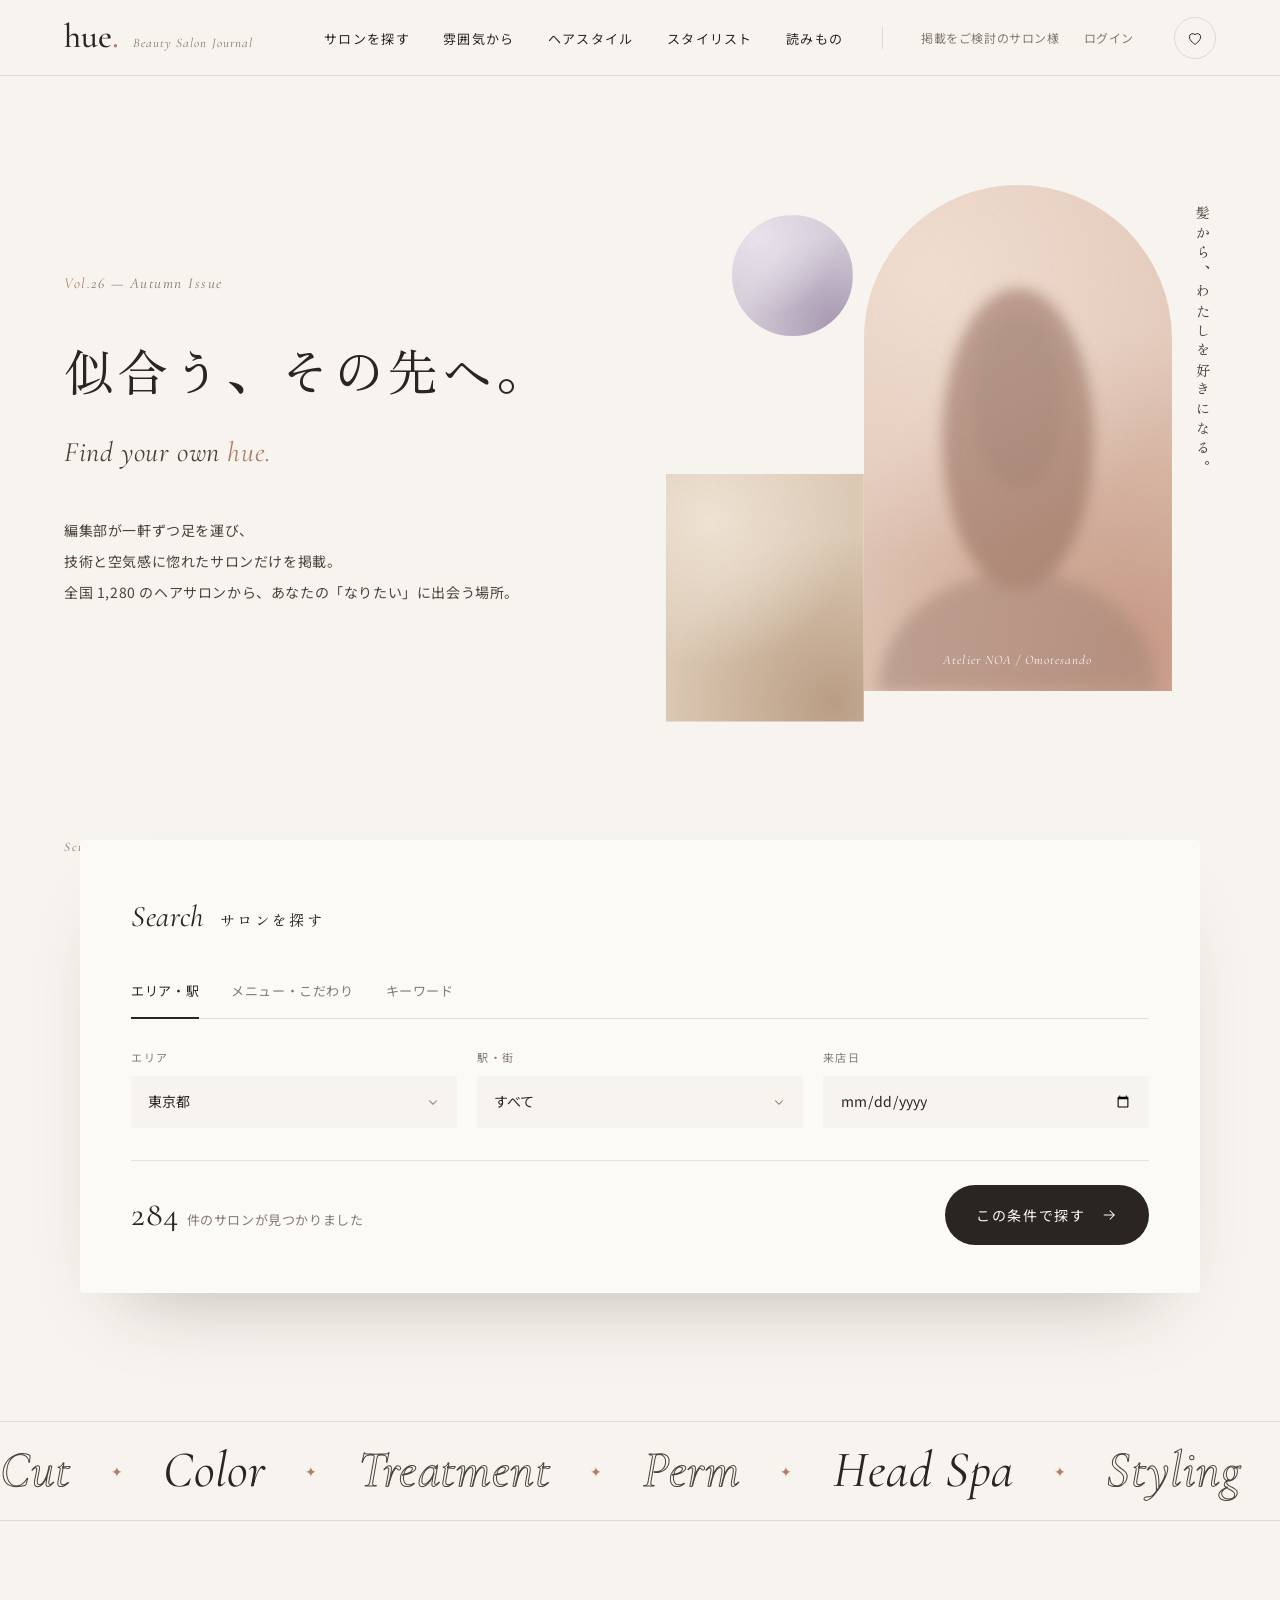
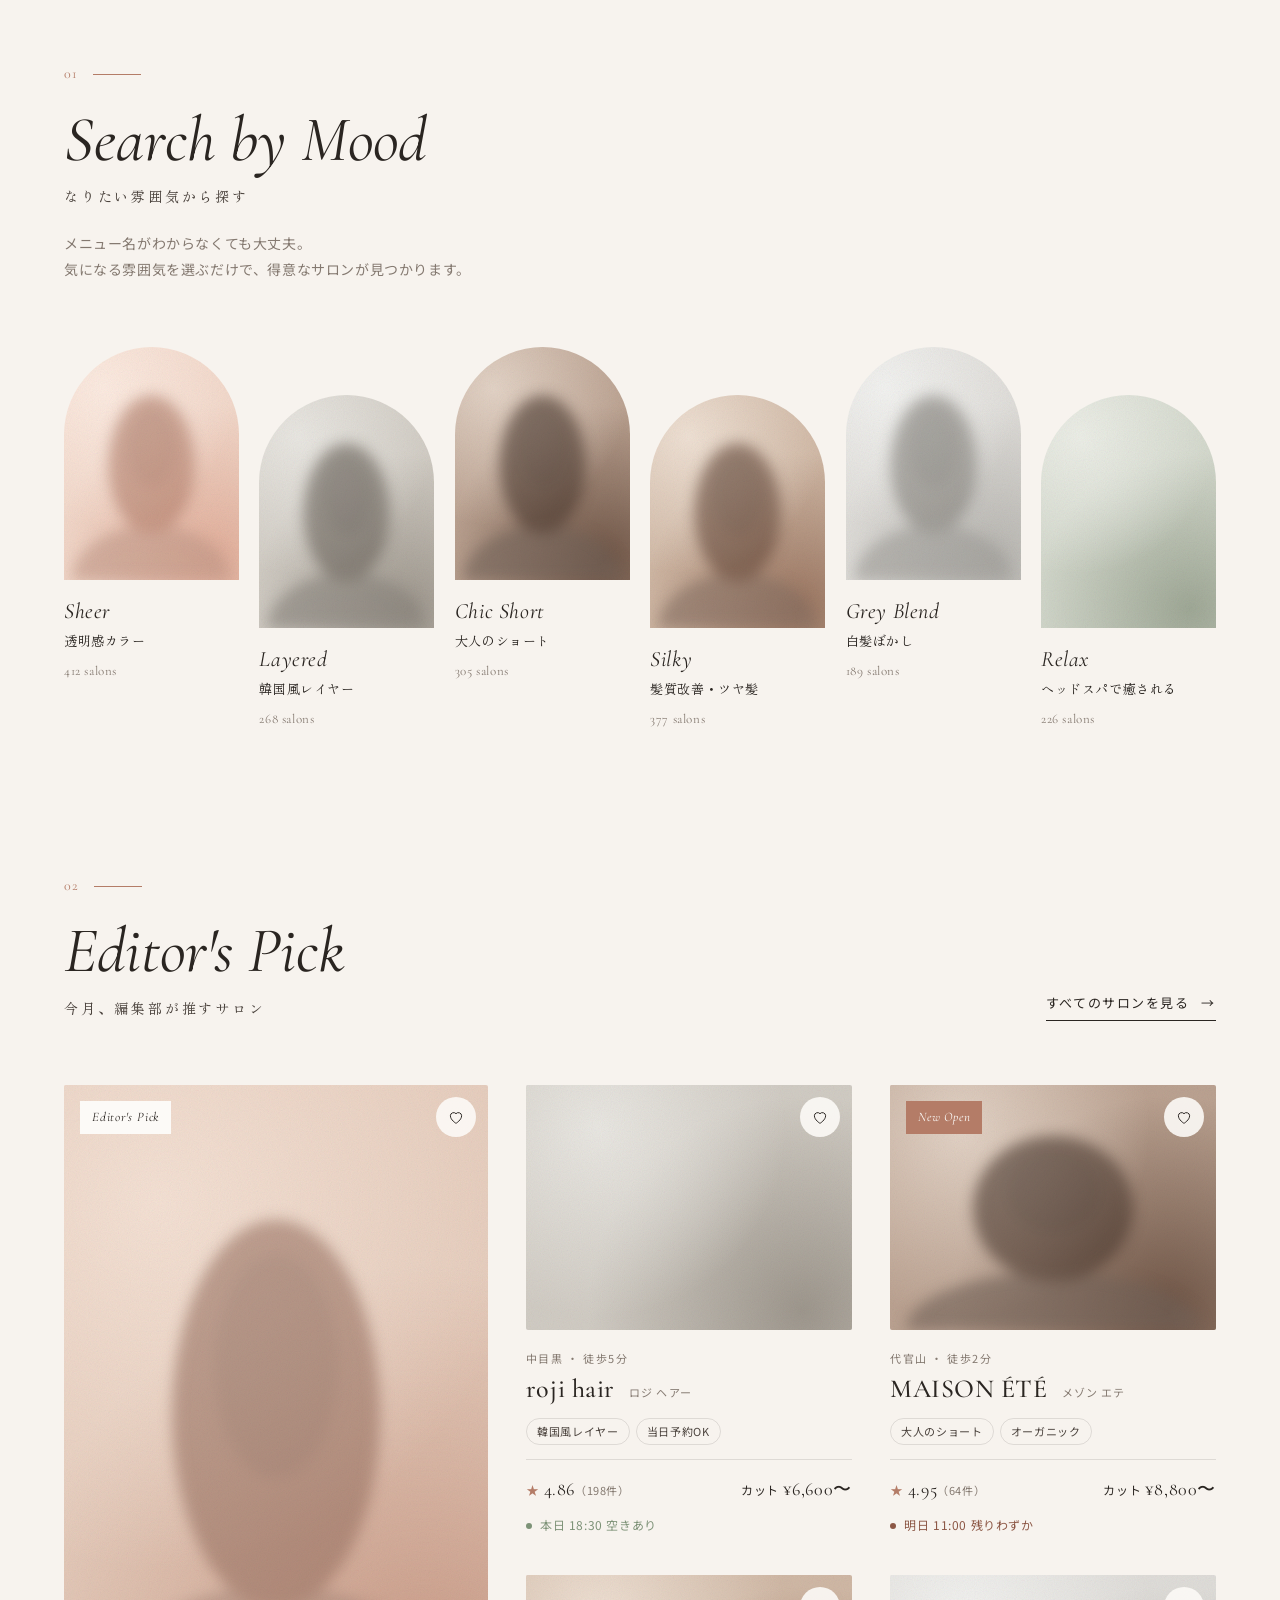
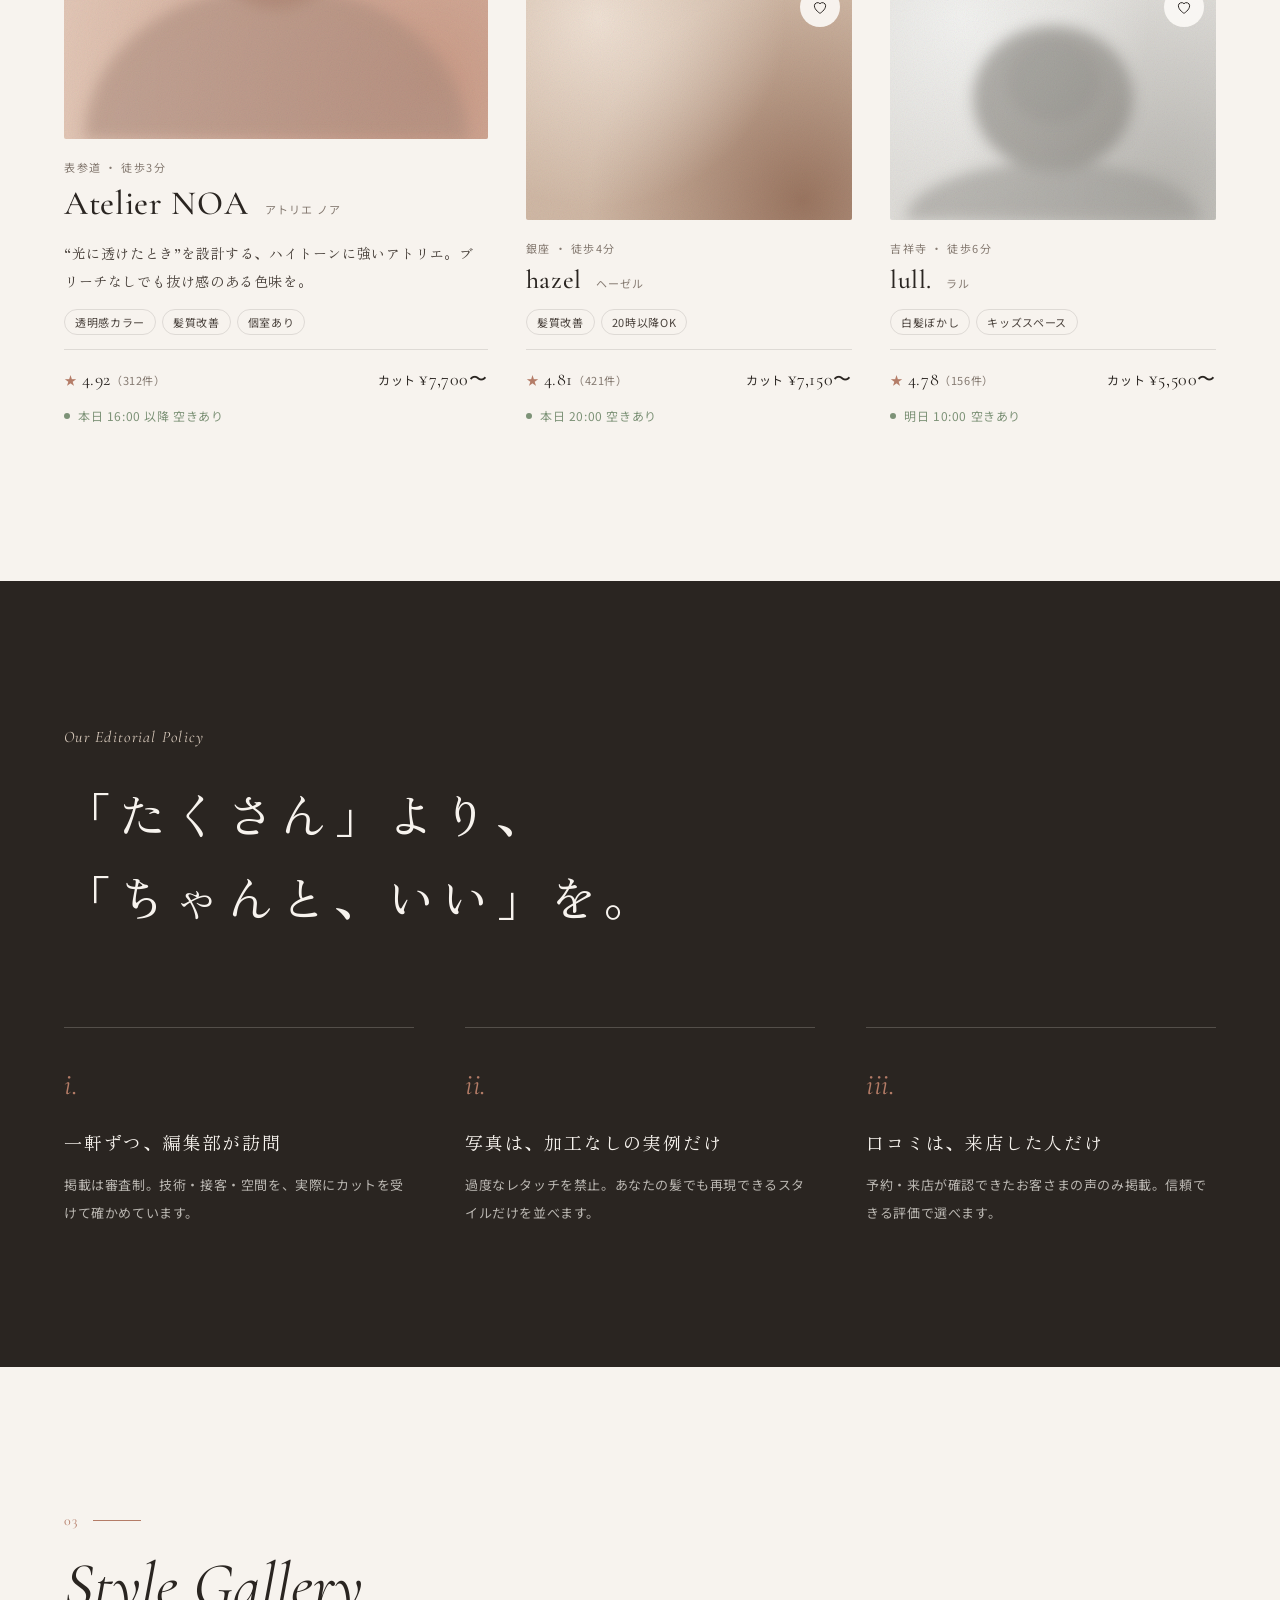
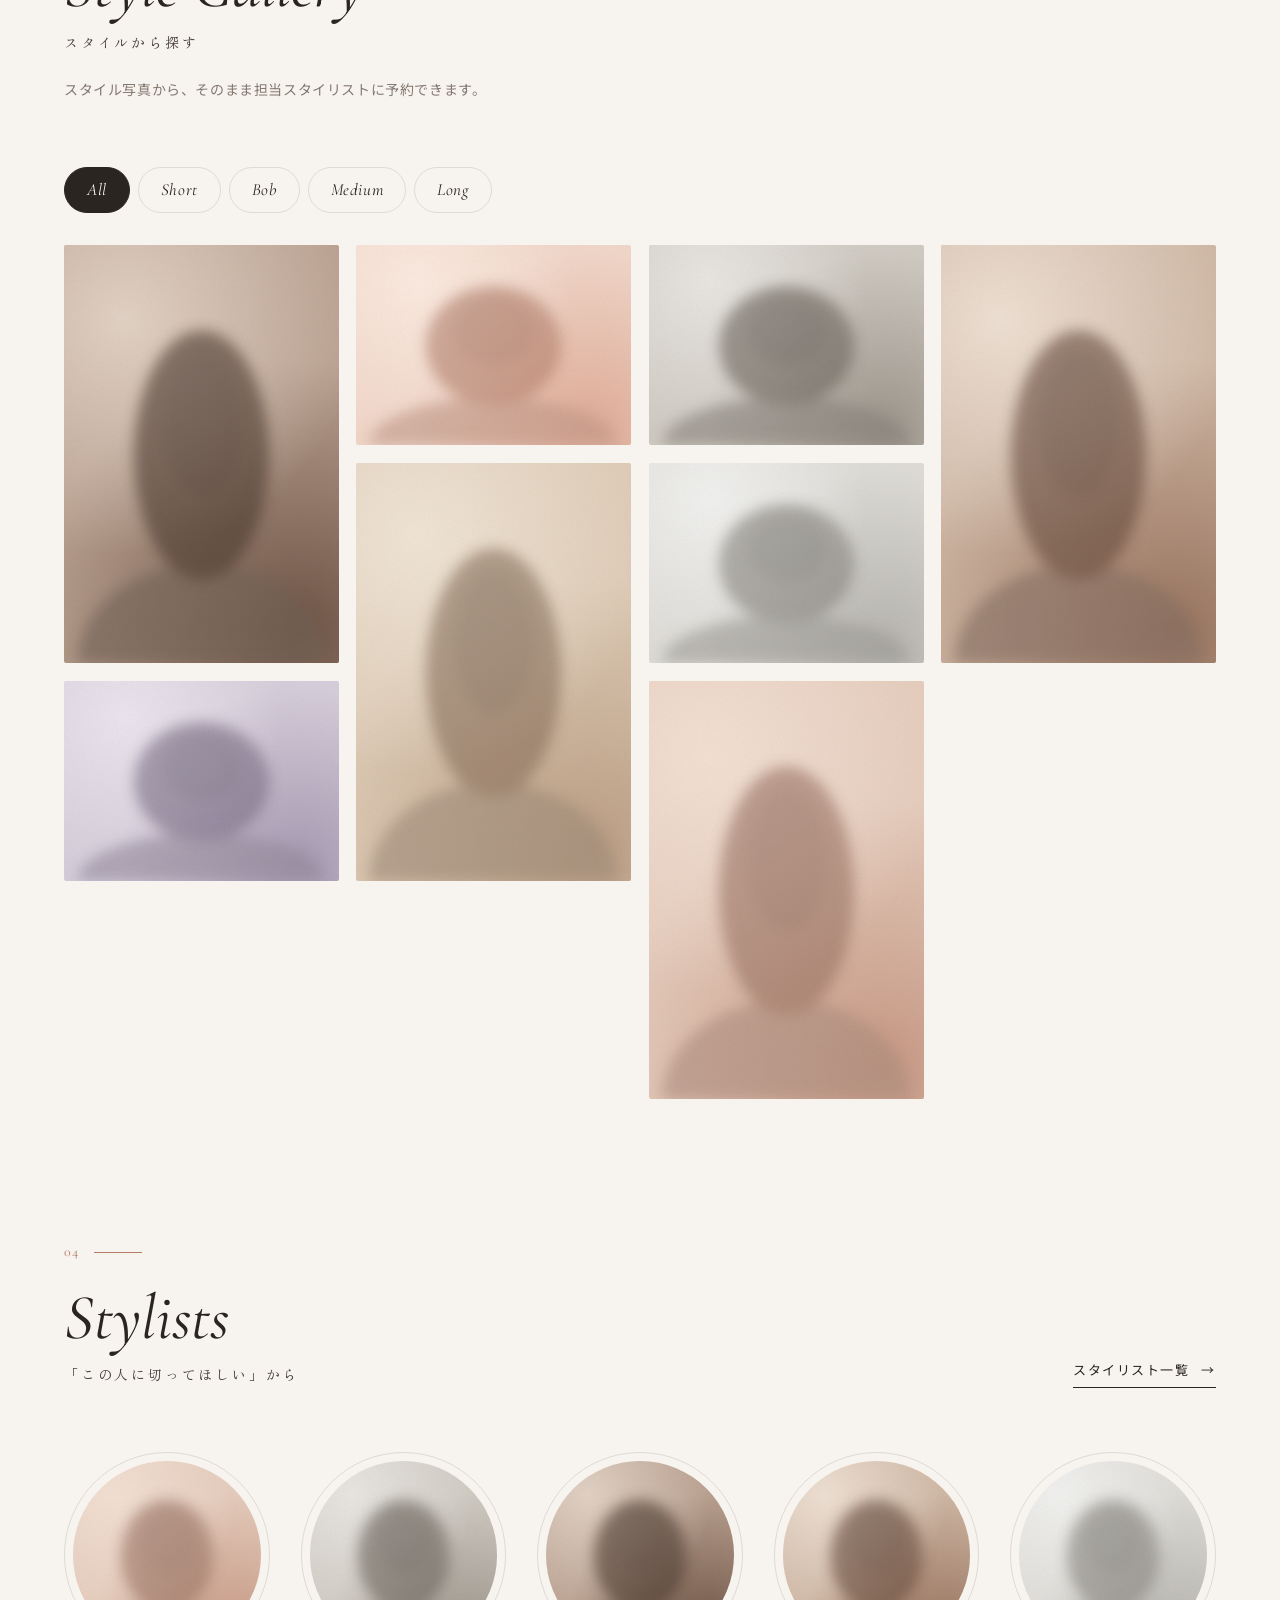
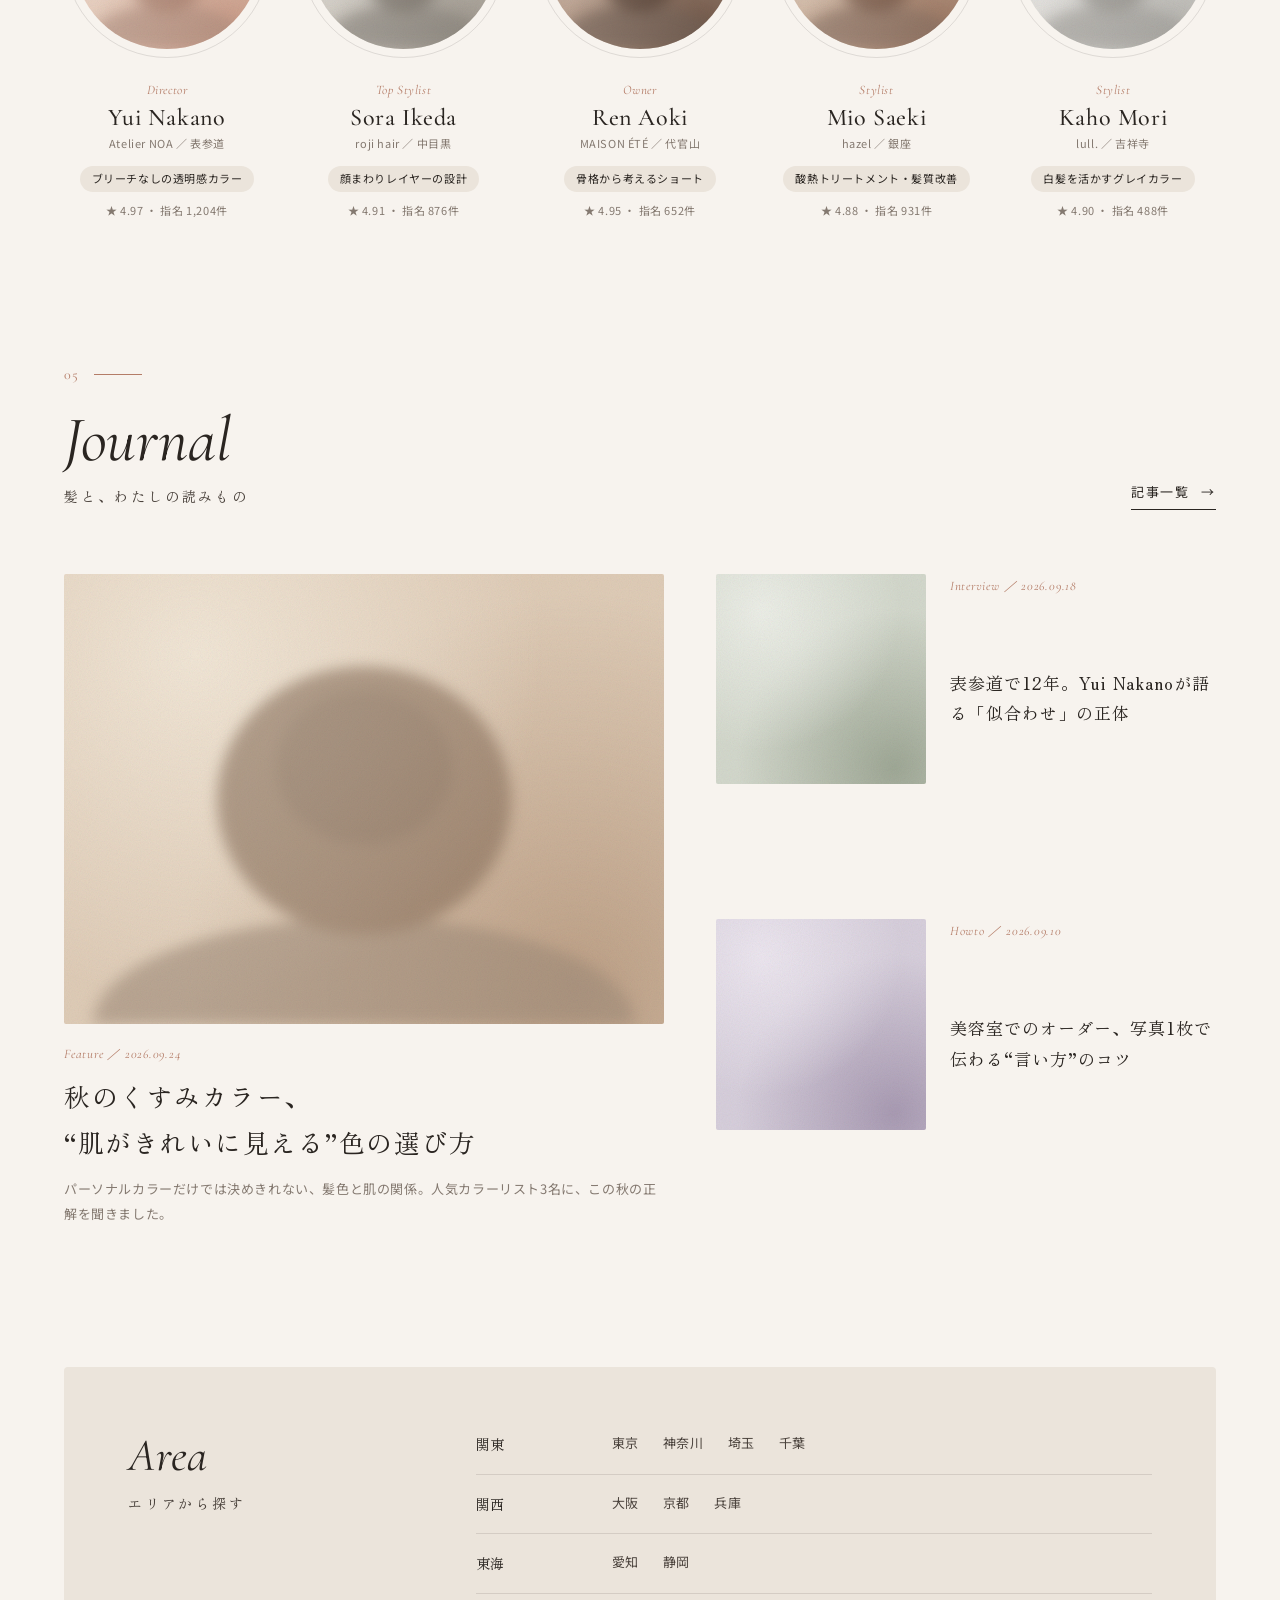
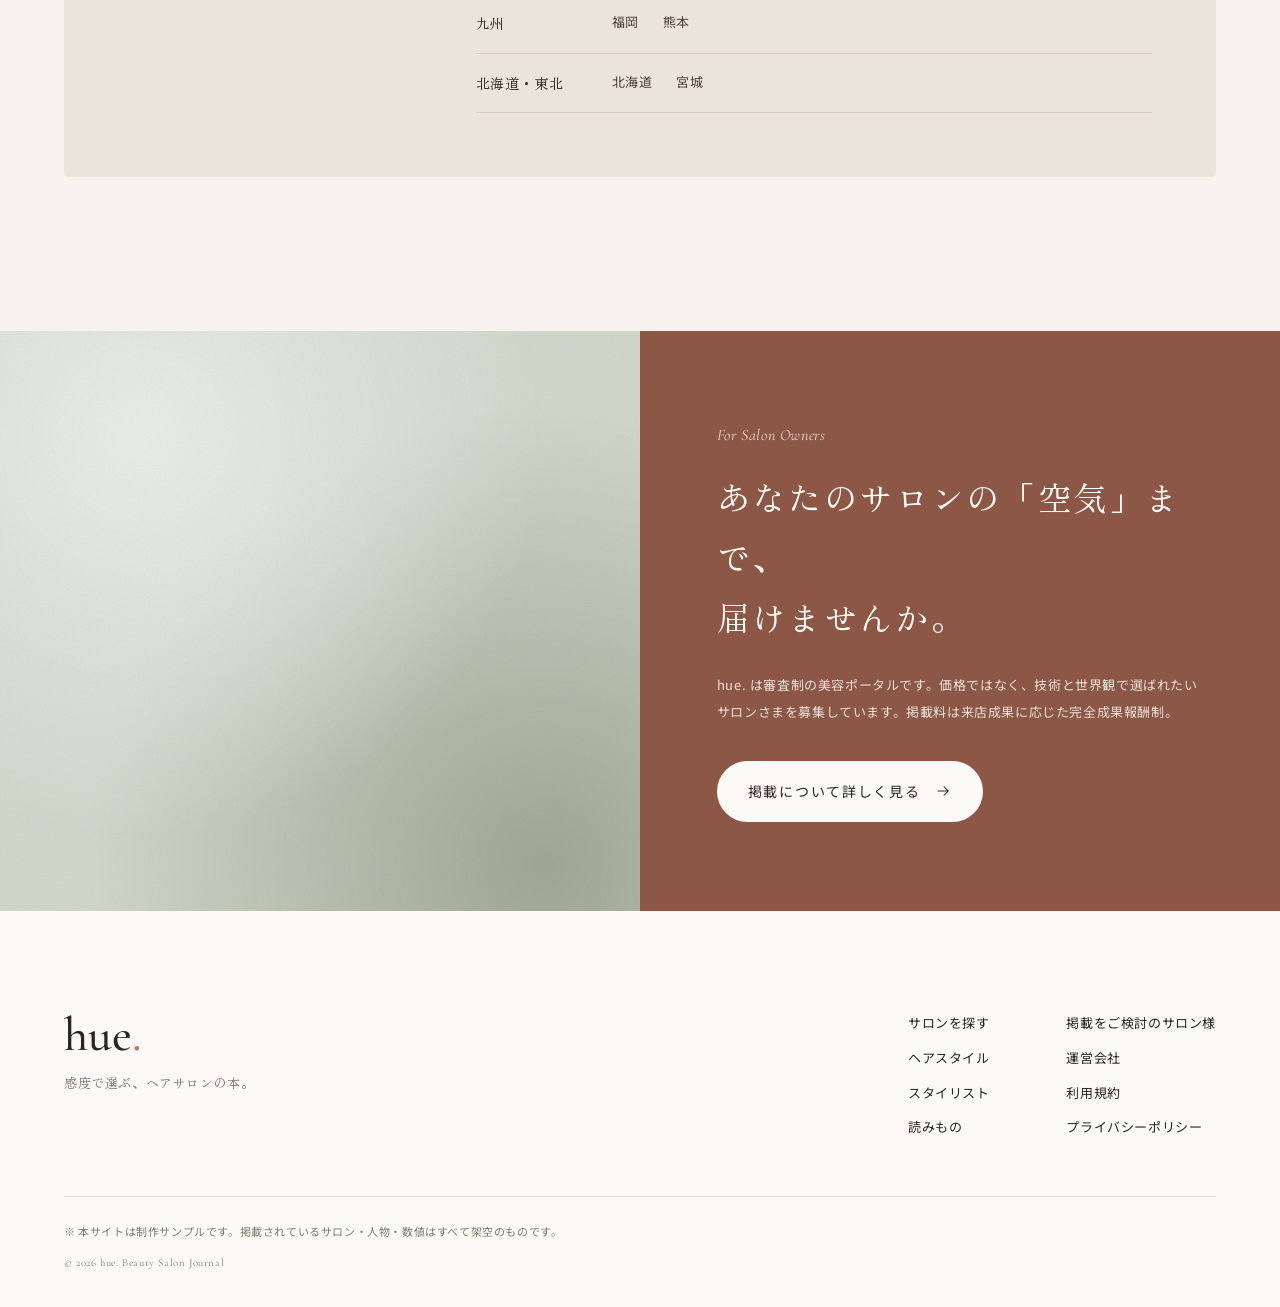
<file: index.html>
<!doctype html>
<html lang="ja">
  <head>
    <meta charset="UTF-8" />
    <meta name="viewport" content="width=device-width, initial-scale=1.0" />
    <title>hue. | 感度で選ぶ、ヘアサロンの本（サンプル）</title>
    <meta
      name="description"
      content="編集部が一軒ずつ選んだヘアサロンだけを掲載する美容ポータル「hue.」。エリア・なりたい雰囲気・スタイリストから、あなたに似合うサロンを。（架空サイトのサンプル）"
    />
    <link rel="preconnect" href="https://fonts.googleapis.com" />
    <link rel="preconnect" href="https://fonts.gstatic.com" crossorigin />
    <link
      href="https://fonts.googleapis.com/css2?family=Cormorant+Garamond:ital,wght@0,400;0,500;1,400;1,500&family=Noto+Sans+JP:wght@400;500&family=Zen+Old+Mincho:wght@400;500&display=swap"
      rel="stylesheet"
    />
    <link rel="stylesheet" href="sample_beauty.css" />
    <script src="sample_beauty.js" defer></script>
  </head>
  <body>
    <!-- ヘッダー -->
    <header class="header" id="top">
      <div class="header__inner">
        <a href="#top" class="logo" aria-label="hue. トップへ">
          <span class="logo__mark">hue<i>.</i></span>
          <span class="logo__tag">Beauty Salon Journal</span>
        </a>

        <nav class="gnav" id="gnav" aria-label="グローバルナビゲーション">
          <ul class="gnav__list">
            <li>
              <a href="#search"
                ><span class="gnav__en">Search</span>サロンを探す</a
              >
            </li>
            <li>
              <a href="#mood"><span class="gnav__en">Mood</span>雰囲気から</a>
            </li>
            <li>
              <a href="#styles"
                ><span class="gnav__en">Style</span>ヘアスタイル</a
              >
            </li>
            <li>
              <a href="#stylists"
                ><span class="gnav__en">Stylist</span>スタイリスト</a
              >
            </li>
            <li>
              <a href="#journal"
                ><span class="gnav__en">Journal</span>読みもの</a
              >
            </li>
          </ul>
          <div class="gnav__sub">
            <a href="#owner">掲載をご検討のサロン様</a>
            <a href="#top">ログイン</a>
          </div>
        </nav>

        <div class="header__actions">
          <a href="#pickup" class="icon-btn" aria-label="お気に入り">
            <svg viewBox="0 0 24 24" aria-hidden="true">
              <path
                d="M12 20.5s-7.5-4.6-7.5-10.2A4.3 4.3 0 0 1 12 7.6a4.3 4.3 0 0 1 7.5 2.7c0 5.6-7.5 10.2-7.5 10.2Z"
              />
            </svg>
          </a>
          <button
            class="menu-btn"
            id="menuBtn"
            aria-label="メニューを開く"
            aria-expanded="false"
            aria-controls="gnav"
          >
            <span></span><span></span>
          </button>
        </div>
      </div>
    </header>

    <main>
      <!-- ========== メインビジュアル ========== -->
      <section class="hero">
        <div class="hero__copy">
          <p class="hero__eyebrow"><span>Vol.</span>26 — Autumn Issue</p>
          <h1 class="hero__title">
            <span class="hero__title-line">似合う、その先へ。</span>
            <span class="hero__title-line"></span>
          </h1>
          <p class="hero__en">Find your own <em>hue.</em></p>
          <p class="hero__lead">
            編集部が一軒ずつ足を運び、<br />
            技術と空気感に惚れたサロンだけを掲載。<br />
            全国 1,280 のヘアサロンから、<br
              class="sp-only"
            />あなたの「なりたい」に出会う場所。
          </p>
        </div>

        <div class="hero__visual" aria-hidden="true">
          <figure class="hero__img hero__img--main">
            <div class="ph ph--portrait ph--a"></div>
            <figcaption>Atelier NOA / Omotesando</figcaption>
          </figure>
          <figure class="hero__img hero__img--sub">
            <div class="ph ph--b"></div>
          </figure>
          <figure class="hero__img hero__img--round">
            <div class="ph ph--c"></div>
          </figure>
          <p class="hero__vertical">髪から、わたしを好きになる。</p>
        </div>

        <a href="#search" class="hero__scroll" aria-label="検索へスクロール"
          ><span>Scroll</span></a
        >
      </section>

      <!-- ========== 検索 ========== -->
      <section class="search" id="search" aria-labelledby="search-title">
        <form class="search__box" id="searchForm">
          <h2 class="search__title" id="search-title">
            <span class="en">Search</span>サロンを探す
          </h2>

          <!-- タブ切り替え（CSSの :checked で表示を切り替え） -->
          <div class="search__tabs" role="radiogroup" aria-label="検索方法">
            <input type="radio" name="mode" id="mode-area" checked />
            <label for="mode-area">エリア・駅</label>
            <input type="radio" name="mode" id="mode-menu" />
            <label for="mode-menu">メニュー・こだわり</label>
            <input type="radio" name="mode" id="mode-word" />
            <label for="mode-word">キーワード</label>
          </div>

          <div class="search__panel search__panel--area">
            <div class="field">
              <label for="pref" class="field__label">エリア</label>
              <select id="pref" class="field__control">
                <option>東京都</option>
                <option>神奈川県</option>
                <option>大阪府</option>
                <option>愛知県</option>
                <option>福岡県</option>
              </select>
            </div>
            <div class="field">
              <label for="station" class="field__label">駅・街</label>
              <select id="station" class="field__control">
                <option>すべて</option>
                <option>表参道・青山</option>
                <option>代官山・中目黒</option>
                <option>銀座・有楽町</option>
                <option>恵比寿・広尾</option>
                <option>吉祥寺</option>
              </select>
            </div>
            <div class="field">
              <label for="date" class="field__label">来店日</label>
              <input type="date" id="date" class="field__control" />
            </div>
          </div>

          <div class="search__panel search__panel--menu">
            <fieldset class="chips">
              <legend class="field__label">メニュー</legend>
              <label class="chip"
                ><input type="checkbox" checked /><span>カット</span></label
              >
              <label class="chip"
                ><input type="checkbox" /><span>カラー</span></label
              >
              <label class="chip"
                ><input type="checkbox" /><span>ブリーチ</span></label
              >
              <label class="chip"
                ><input type="checkbox" /><span>パーマ</span></label
              >
              <label class="chip"
                ><input type="checkbox" /><span>縮毛矯正</span></label
              >
              <label class="chip"
                ><input type="checkbox" /><span>髪質改善</span></label
              >
              <label class="chip"
                ><input type="checkbox" /><span>ヘッドスパ</span></label
              >
            </fieldset>
            <fieldset class="chips">
              <legend class="field__label">こだわり</legend>
              <label class="chip"
                ><input type="checkbox" /><span>個室あり</span></label
              >
              <label class="chip"
                ><input type="checkbox" /><span>当日予約OK</span></label
              >
              <label class="chip"
                ><input type="checkbox" /><span>20時以降も営業</span></label
              >
              <label class="chip"
                ><input type="checkbox" /><span>オーガニック薬剤</span></label
              >
              <label class="chip"
                ><input type="checkbox" /><span>キッズスペース</span></label
              >
            </fieldset>
          </div>

          <div class="search__panel search__panel--word">
            <div class="field field--wide">
              <label for="keyword" class="field__label">キーワード</label>
              <input
                type="search"
                id="keyword"
                class="field__control"
                placeholder="サロン名・スタイリスト名・「くすみピンク」など"
              />
            </div>
            <p class="search__suggest">
              <span>よく検索されています</span>
              <a href="#styles">#透明感カラー</a>
              <a href="#styles">#韓国風レイヤー</a>
              <a href="#styles">#耳かけショート</a>
              <a href="#styles">#白髪ぼかし</a>
            </p>
          </div>

          <div class="search__foot">
            <p class="search__count"><em>284</em> 件のサロンが見つかりました</p>
            <button type="submit" class="btn btn--dark">
              この条件で探す
              <svg viewBox="0 0 24 24" aria-hidden="true">
                <path d="M5 12h14M13 6l6 6-6 6" />
              </svg>
            </button>
          </div>
          <p class="search__msg" id="searchMsg" role="status"></p>
        </form>
      </section>

      <!-- ========== 流れるテキスト ========== -->
      <div class="marquee" aria-hidden="true">
        <div class="marquee__track">
          <span>Cut</span><i>✦</i><span>Color</span><i>✦</i
          ><span>Treatment</span><i>✦</i><span>Perm</span><i>✦</i
          ><span>Head Spa</span><i>✦</i><span>Styling</span><i>✦</i>
          <span>Cut</span><i>✦</i><span>Color</span><i>✦</i
          ><span>Treatment</span><i>✦</i><span>Perm</span><i>✦</i
          ><span>Head Spa</span><i>✦</i><span>Styling</span><i>✦</i>
        </div>
      </div>

      <!-- ========== なりたい雰囲気から探す ========== -->
      <section class="section mood" id="mood" aria-labelledby="mood-title">
        <div class="section__head">
          <p class="section__num">01</p>
          <h2 class="section__title" id="mood-title">
            <span class="en">Search by Mood</span>なりたい雰囲気から探す
          </h2>
          <p class="section__desc">
            メニュー名がわからなくても大丈夫。<br />気になる雰囲気を選ぶだけで、得意なサロンが見つかります。
          </p>
        </div>

        <ul class="mood__list">
          <li class="mood__item reveal">
            <a href="#pickup">
              <div class="ph ph--portrait ph--d"></div>
              <p class="mood__en">Sheer</p>
              <p class="mood__ja">透明感カラー</p>
              <span class="mood__count">412 salons</span>
            </a>
          </li>
          <li class="mood__item reveal">
            <a href="#pickup">
              <div class="ph ph--portrait ph--e"></div>
              <p class="mood__en">Layered</p>
              <p class="mood__ja">韓国風レイヤー</p>
              <span class="mood__count">268 salons</span>
            </a>
          </li>
          <li class="mood__item reveal">
            <a href="#pickup">
              <div class="ph ph--portrait ph--f"></div>
              <p class="mood__en">Chic Short</p>
              <p class="mood__ja">大人のショート</p>
              <span class="mood__count">305 salons</span>
            </a>
          </li>
          <li class="mood__item reveal">
            <a href="#pickup">
              <div class="ph ph--portrait ph--g"></div>
              <p class="mood__en">Silky</p>
              <p class="mood__ja">髪質改善・ツヤ髪</p>
              <span class="mood__count">377 salons</span>
            </a>
          </li>
          <li class="mood__item reveal">
            <a href="#pickup">
              <div class="ph ph--portrait ph--h"></div>
              <p class="mood__en">Grey Blend</p>
              <p class="mood__ja">白髪ぼかし</p>
              <span class="mood__count">189 salons</span>
            </a>
          </li>
          <li class="mood__item reveal">
            <a href="#pickup">
              <div class="ph ph--i"></div>
              <p class="mood__en">Relax</p>
              <p class="mood__ja">ヘッドスパで癒される</p>
              <span class="mood__count">226 salons</span>
            </a>
          </li>
        </ul>
      </section>

      <!-- ========== 注目のサロン ========== -->
      <section
        class="section pickup"
        id="pickup"
        aria-labelledby="pickup-title"
      >
        <div class="section__head section__head--row">
          <div>
            <p class="section__num">02</p>
            <h2 class="section__title" id="pickup-title">
              <span class="en">Editor's Pick</span>今月、編集部が推すサロン
            </h2>
          </div>
          <a href="#search" class="link-more"
            >すべてのサロンを見る<span aria-hidden="true">→</span></a
          >
        </div>

        <div class="salon-grid">
          <!-- 1枚目は大きく見せる -->
          <article class="salon salon--feature reveal">
            <div class="salon__img">
              <div class="ph ph--portrait ph--a"></div>
              <span class="salon__badge">Editor's Pick</span>
              <label class="fav" aria-label="お気に入りに追加"
                ><input type="checkbox" /><svg
                  viewBox="0 0 24 24"
                  aria-hidden="true"
                >
                  <path
                    d="M12 20.5s-7.5-4.6-7.5-10.2A4.3 4.3 0 0 1 12 7.6a4.3 4.3 0 0 1 7.5 2.7c0 5.6-7.5 10.2-7.5 10.2Z"
                  /></svg
              ></label>
            </div>
            <div class="salon__body">
              <p class="salon__area">表参道 ・ 徒歩3分</p>
              <h3 class="salon__name">
                Atelier NOA <span>アトリエ ノア</span>
              </h3>
              <p class="salon__catch">
                “光に透けたとき”を設計する、ハイトーンに強いアトリエ。ブリーチなしでも抜け感のある色味を。
              </p>
              <ul class="tags">
                <li>透明感カラー</li>
                <li>髪質改善</li>
                <li>個室あり</li>
              </ul>
              <div class="salon__meta">
                <p class="rating">
                  <span class="rating__star">★</span>4.92<span
                    class="rating__count"
                    >（312件）</span
                  >
                </p>
                <p class="salon__price">カット <em>¥7,700〜</em></p>
              </div>
              <p class="salon__slot">
                <span class="dot"></span>本日 16:00 以降 空きあり
              </p>
            </div>
          </article>

          <article class="salon reveal">
            <div class="salon__img">
              <div class="ph ph--e"></div>
              <label class="fav" aria-label="お気に入りに追加"
                ><input type="checkbox" /><svg
                  viewBox="0 0 24 24"
                  aria-hidden="true"
                >
                  <path
                    d="M12 20.5s-7.5-4.6-7.5-10.2A4.3 4.3 0 0 1 12 7.6a4.3 4.3 0 0 1 7.5 2.7c0 5.6-7.5 10.2-7.5 10.2Z"
                  /></svg
              ></label>
            </div>
            <div class="salon__body">
              <p class="salon__area">中目黒 ・ 徒歩5分</p>
              <h3 class="salon__name">roji hair <span>ロジ ヘアー</span></h3>
              <ul class="tags">
                <li>韓国風レイヤー</li>
                <li>当日予約OK</li>
              </ul>
              <div class="salon__meta">
                <p class="rating">
                  <span class="rating__star">★</span>4.86<span
                    class="rating__count"
                    >（198件）</span
                  >
                </p>
                <p class="salon__price">カット <em>¥6,600〜</em></p>
              </div>
              <p class="salon__slot">
                <span class="dot"></span>本日 18:30 空きあり
              </p>
            </div>
          </article>

          <article class="salon reveal">
            <div class="salon__img">
              <div class="ph ph--portrait ph--f"></div>
              <span class="salon__badge salon__badge--new">New Open</span>
              <label class="fav" aria-label="お気に入りに追加"
                ><input type="checkbox" /><svg
                  viewBox="0 0 24 24"
                  aria-hidden="true"
                >
                  <path
                    d="M12 20.5s-7.5-4.6-7.5-10.2A4.3 4.3 0 0 1 12 7.6a4.3 4.3 0 0 1 7.5 2.7c0 5.6-7.5 10.2-7.5 10.2Z"
                  /></svg
              ></label>
            </div>
            <div class="salon__body">
              <p class="salon__area">代官山 ・ 徒歩2分</p>
              <h3 class="salon__name">MAISON ÉTÉ <span>メゾン エテ</span></h3>
              <ul class="tags">
                <li>大人のショート</li>
                <li>オーガニック</li>
              </ul>
              <div class="salon__meta">
                <p class="rating">
                  <span class="rating__star">★</span>4.95<span
                    class="rating__count"
                    >（64件）</span
                  >
                </p>
                <p class="salon__price">カット <em>¥8,800〜</em></p>
              </div>
              <p class="salon__slot salon__slot--few">
                <span class="dot"></span>明日 11:00 残りわずか
              </p>
            </div>
          </article>

          <article class="salon reveal">
            <div class="salon__img">
              <div class="ph ph--g"></div>
              <label class="fav" aria-label="お気に入りに追加"
                ><input type="checkbox" /><svg
                  viewBox="0 0 24 24"
                  aria-hidden="true"
                >
                  <path
                    d="M12 20.5s-7.5-4.6-7.5-10.2A4.3 4.3 0 0 1 12 7.6a4.3 4.3 0 0 1 7.5 2.7c0 5.6-7.5 10.2-7.5 10.2Z"
                  /></svg
              ></label>
            </div>
            <div class="salon__body">
              <p class="salon__area">銀座 ・ 徒歩4分</p>
              <h3 class="salon__name">hazel <span>ヘーゼル</span></h3>
              <ul class="tags">
                <li>髪質改善</li>
                <li>20時以降OK</li>
              </ul>
              <div class="salon__meta">
                <p class="rating">
                  <span class="rating__star">★</span>4.81<span
                    class="rating__count"
                    >（421件）</span
                  >
                </p>
                <p class="salon__price">カット <em>¥7,150〜</em></p>
              </div>
              <p class="salon__slot">
                <span class="dot"></span>本日 20:00 空きあり
              </p>
            </div>
          </article>

          <article class="salon reveal">
            <div class="salon__img">
              <div class="ph ph--portrait ph--h"></div>
              <label class="fav" aria-label="お気に入りに追加"
                ><input type="checkbox" /><svg
                  viewBox="0 0 24 24"
                  aria-hidden="true"
                >
                  <path
                    d="M12 20.5s-7.5-4.6-7.5-10.2A4.3 4.3 0 0 1 12 7.6a4.3 4.3 0 0 1 7.5 2.7c0 5.6-7.5 10.2-7.5 10.2Z"
                  /></svg
              ></label>
            </div>
            <div class="salon__body">
              <p class="salon__area">吉祥寺 ・ 徒歩6分</p>
              <h3 class="salon__name">lull. <span>ラル</span></h3>
              <ul class="tags">
                <li>白髪ぼかし</li>
                <li>キッズスペース</li>
              </ul>
              <div class="salon__meta">
                <p class="rating">
                  <span class="rating__star">★</span>4.78<span
                    class="rating__count"
                    >（156件）</span
                  >
                </p>
                <p class="salon__price">カット <em>¥5,500〜</em></p>
              </div>
              <p class="salon__slot">
                <span class="dot"></span>明日 10:00 空きあり
              </p>
            </div>
          </article>
        </div>
      </section>

      <!-- ========== コンセプト（ポータルの考え方） ========== -->
      <section class="concept" aria-labelledby="concept-title">
        <div class="concept__inner">
          <p class="concept__en">Our Editorial Policy</p>
          <h2 class="concept__title" id="concept-title">
            「たくさん」より、<br />「ちゃんと、いい」を。
          </h2>
          <ol class="concept__list">
            <li class="reveal">
              <span class="concept__num">i.</span>
              <h3>一軒ずつ、編集部が訪問</h3>
              <p>
                掲載は審査制。技術・接客・空間を、実際にカットを受けて確かめています。
              </p>
            </li>
            <li class="reveal">
              <span class="concept__num">ii.</span>
              <h3>写真は、加工なしの実例だけ</h3>
              <p>
                過度なレタッチを禁止。あなたの髪でも再現できるスタイルだけを並べます。
              </p>
            </li>
            <li class="reveal">
              <span class="concept__num">iii.</span>
              <h3>口コミは、来店した人だけ</h3>
              <p>
                予約・来店が確認できたお客さまの声のみ掲載。信頼できる評価で選べます。
              </p>
            </li>
          </ol>
        </div>
      </section>

      <!-- ========== スタイルギャラリー ========== -->
      <section
        class="section styles"
        id="styles"
        aria-labelledby="styles-title"
      >
        <div class="section__head">
          <p class="section__num">03</p>
          <h2 class="section__title" id="styles-title">
            <span class="en">Style Gallery</span>スタイルから探す
          </h2>
          <p class="section__desc">
            スタイル写真から、そのまま担当スタイリストに予約できます。
          </p>
        </div>

        <!-- 長さで絞り込み（CSSの :has() で表示を切り替え） -->
        <div class="filter" role="radiogroup" aria-label="髪の長さで絞り込み">
          <input type="radio" name="length" id="len-all" checked /><label
            for="len-all"
            >All</label
          >
          <input type="radio" name="length" id="len-short" /><label
            for="len-short"
            >Short</label
          >
          <input type="radio" name="length" id="len-bob" /><label for="len-bob"
            >Bob</label
          >
          <input type="radio" name="length" id="len-medium" /><label
            for="len-medium"
            >Medium</label
          >
          <input type="radio" name="length" id="len-long" /><label
            for="len-long"
            >Long</label
          >
        </div>

        <ul class="style-grid">
          <li class="style-card is-short is-tall">
            <a href="#stylists"
              ><div class="ph ph--portrait ph--f"></div>
              <div class="style-card__info">
                <p class="style-card__name">耳かけハンサムショート</p>
                <p class="style-card__by">by Ren / MAISON ÉTÉ</p>
              </div></a
            >
          </li>
          <li class="style-card is-bob">
            <a href="#stylists"
              ><div class="ph ph--portrait ph--d"></div>
              <div class="style-card__info">
                <p class="style-card__name">切りっぱなしミニボブ</p>
                <p class="style-card__by">by Yui / Atelier NOA</p>
              </div></a
            >
          </li>
          <li class="style-card is-long">
            <a href="#stylists"
              ><div class="ph ph--portrait ph--e"></div>
              <div class="style-card__info">
                <p class="style-card__name">くびれレイヤーロング</p>
                <p class="style-card__by">by Sora / roji hair</p>
              </div></a
            >
          </li>
          <li class="style-card is-medium is-tall">
            <a href="#stylists"
              ><div class="ph ph--portrait ph--g"></div>
              <div class="style-card__info">
                <p class="style-card__name">ツヤ髪ワンカールミディ</p>
                <p class="style-card__by">by Mio / hazel</p>
              </div></a
            >
          </li>
          <li class="style-card is-bob is-tall">
            <a href="#stylists"
              ><div class="ph ph--portrait ph--b"></div>
              <div class="style-card__info">
                <p class="style-card__name">ミルクティーベージュボブ</p>
                <p class="style-card__by">by Yui / Atelier NOA</p>
              </div></a
            >
          </li>
          <li class="style-card is-short">
            <a href="#stylists"
              ><div class="ph ph--portrait ph--h"></div>
              <div class="style-card__info">
                <p class="style-card__name">白髪ぼかしマッシュショート</p>
                <p class="style-card__by">by Kaho / lull.</p>
              </div></a
            >
          </li>
          <li class="style-card is-medium">
            <a href="#stylists"
              ><div class="ph ph--portrait ph--c"></div>
              <div class="style-card__info">
                <p class="style-card__name">ラベンダーグレージュ</p>
                <p class="style-card__by">by Sora / roji hair</p>
              </div></a
            >
          </li>
          <li class="style-card is-long is-tall">
            <a href="#stylists"
              ><div class="ph ph--portrait ph--a"></div>
              <div class="style-card__info">
                <p class="style-card__name">透け感ハイライトロング</p>
                <p class="style-card__by">by Yui / Atelier NOA</p>
              </div></a
            >
          </li>
        </ul>
      </section>

      <!-- ========== スタイリスト ========== -->
      <section
        class="section stylists"
        id="stylists"
        aria-labelledby="stylists-title"
      >
        <div class="section__head section__head--row">
          <div>
            <p class="section__num">04</p>
            <h2 class="section__title" id="stylists-title">
              <span class="en">Stylists</span>「この人に切ってほしい」から
            </h2>
          </div>
          <a href="#stylists" class="link-more"
            >スタイリスト一覧<span aria-hidden="true">→</span></a
          >
        </div>

        <ul class="stylist-list">
          <li class="stylist">
            <div class="stylist__photo">
              <div class="ph ph--portrait ph--a"></div>
            </div>
            <p class="stylist__role">Director</p>
            <h3 class="stylist__name">Yui Nakano</h3>
            <p class="stylist__salon">Atelier NOA ／ 表参道</p>
            <p class="stylist__skill">ブリーチなしの透明感カラー</p>
            <p class="stylist__rate">★ 4.97 ・ 指名 1,204件</p>
          </li>
          <li class="stylist">
            <div class="stylist__photo">
              <div class="ph ph--portrait ph--e"></div>
            </div>
            <p class="stylist__role">Top Stylist</p>
            <h3 class="stylist__name">Sora Ikeda</h3>
            <p class="stylist__salon">roji hair ／ 中目黒</p>
            <p class="stylist__skill">顔まわりレイヤーの設計</p>
            <p class="stylist__rate">★ 4.91 ・ 指名 876件</p>
          </li>
          <li class="stylist">
            <div class="stylist__photo">
              <div class="ph ph--portrait ph--f"></div>
            </div>
            <p class="stylist__role">Owner</p>
            <h3 class="stylist__name">Ren Aoki</h3>
            <p class="stylist__salon">MAISON ÉTÉ ／ 代官山</p>
            <p class="stylist__skill">骨格から考えるショート</p>
            <p class="stylist__rate">★ 4.95 ・ 指名 652件</p>
          </li>
          <li class="stylist">
            <div class="stylist__photo">
              <div class="ph ph--portrait ph--g"></div>
            </div>
            <p class="stylist__role">Stylist</p>
            <h3 class="stylist__name">Mio Saeki</h3>
            <p class="stylist__salon">hazel ／ 銀座</p>
            <p class="stylist__skill">酸熱トリートメント・髪質改善</p>
            <p class="stylist__rate">★ 4.88 ・ 指名 931件</p>
          </li>
          <li class="stylist">
            <div class="stylist__photo">
              <div class="ph ph--portrait ph--h"></div>
            </div>
            <p class="stylist__role">Stylist</p>
            <h3 class="stylist__name">Kaho Mori</h3>
            <p class="stylist__salon">lull. ／ 吉祥寺</p>
            <p class="stylist__skill">白髪を活かすグレイカラー</p>
            <p class="stylist__rate">★ 4.90 ・ 指名 488件</p>
          </li>
        </ul>
      </section>

      <!-- ========== 読みもの ========== -->
      <section
        class="section journal"
        id="journal"
        aria-labelledby="journal-title"
      >
        <div class="section__head section__head--row">
          <div>
            <p class="section__num">05</p>
            <h2 class="section__title" id="journal-title">
              <span class="en">Journal</span>髪と、わたしの読みもの
            </h2>
          </div>
          <a href="#journal" class="link-more"
            >記事一覧<span aria-hidden="true">→</span></a
          >
        </div>

        <div class="journal__grid">
          <article class="article article--main reveal">
            <a href="#journal">
              <div class="article__img">
                <div class="ph ph--portrait ph--b"></div>
              </div>
              <p class="article__cat">Feature ／ 2026.09.24</p>
              <h3 class="article__title">
                秋のくすみカラー、<br />“肌がきれいに見える”色の選び方
              </h3>
              <p class="article__excerpt">
                パーソナルカラーだけでは決めきれない、髪色と肌の関係。人気カラーリスト3名に、この秋の正解を聞きました。
              </p>
            </a>
          </article>
          <article class="article reveal">
            <a href="#journal">
              <div class="article__img"><div class="ph ph--i"></div></div>
              <p class="article__cat">Interview ／ 2026.09.18</p>
              <h3 class="article__title">
                表参道で12年。Yui Nakanoが語る「似合わせ」の正体
              </h3>
            </a>
          </article>
          <article class="article reveal">
            <a href="#journal">
              <div class="article__img"><div class="ph ph--c"></div></div>
              <p class="article__cat">Howto ／ 2026.09.10</p>
              <h3 class="article__title">
                美容室でのオーダー、写真1枚で伝わる“言い方”のコツ
              </h3>
            </a>
          </article>
        </div>
      </section>

      <!-- ========== エリアから探す ========== -->
      <section class="section area" aria-labelledby="area-title">
        <div class="area__inner">
          <h2 class="section__title" id="area-title">
            <span class="en">Area</span>エリアから探す
          </h2>
          <dl class="area__list">
            <div>
              <dt>関東</dt>
              <dd>
                <a href="#search">東京</a><a href="#search">神奈川</a
                ><a href="#search">埼玉</a><a href="#search">千葉</a>
              </dd>
            </div>
            <div>
              <dt>関西</dt>
              <dd>
                <a href="#search">大阪</a><a href="#search">京都</a
                ><a href="#search">兵庫</a>
              </dd>
            </div>
            <div>
              <dt>東海</dt>
              <dd><a href="#search">愛知</a><a href="#search">静岡</a></dd>
            </div>
            <div>
              <dt>九州</dt>
              <dd><a href="#search">福岡</a><a href="#search">熊本</a></dd>
            </div>
            <div>
              <dt>北海道・東北</dt>
              <dd><a href="#search">北海道</a><a href="#search">宮城</a></dd>
            </div>
          </dl>
        </div>
      </section>

      <!-- ========== 掲載希望のサロン向け ========== -->
      <section class="owner" id="owner" aria-labelledby="owner-title">
        <div class="owner__visual" aria-hidden="true">
          <div class="ph ph--i"></div>
        </div>
        <div class="owner__body">
          <p class="owner__en">For Salon Owners</p>
          <h2 class="owner__title" id="owner-title">
            あなたのサロンの「空気」まで、<br />届けませんか。
          </h2>
          <p>
            hue.
            は審査制の美容ポータルです。価格ではなく、技術と世界観で選ばれたいサロンさまを募集しています。掲載料は来店成果に応じた完全成果報酬制。
          </p>
          <a href="#owner" class="btn btn--light"
            >掲載について詳しく見る
            <svg viewBox="0 0 24 24" aria-hidden="true">
              <path d="M5 12h14M13 6l6 6-6 6" />
            </svg>
          </a>
        </div>
      </section>
    </main>

    <!-- フッター -->
    <footer class="footer">
      <div class="footer__inner">
        <div class="footer__brand">
          <p class="logo__mark">hue<i>.</i></p>
          <p class="footer__copy">感度で選ぶ、ヘアサロンの本。</p>
        </div>
        <nav class="footer__nav" aria-label="フッターナビゲーション">
          <ul>
            <li><a href="#search">サロンを探す</a></li>
            <li><a href="#styles">ヘアスタイル</a></li>
            <li><a href="#stylists">スタイリスト</a></li>
            <li><a href="#journal">読みもの</a></li>
          </ul>
          <ul>
            <li><a href="#owner">掲載をご検討のサロン様</a></li>
            <li><a href="#top">運営会社</a></li>
            <li><a href="#top">利用規約</a></li>
            <li><a href="#top">プライバシーポリシー</a></li>
          </ul>
        </nav>
      </div>
      <p class="footer__note">
        ※
        本サイトは制作サンプルです。掲載されているサロン・人物・数値はすべて架空のものです。
      </p>
      <p class="footer__cr">
        <small>&copy; 2026 hue. Beauty Salon Journal</small>
      </p>
    </footer>

    <!-- スマホ用 下部固定ナビ -->
    <nav class="tabbar" aria-label="クイックメニュー">
      <a href="#search"
        ><svg viewBox="0 0 24 24" aria-hidden="true">
          <circle cx="11" cy="11" r="6.5" />
          <path d="m16 16 4 4" /></svg
        >探す</a
      >
      <a href="#styles"
        ><svg viewBox="0 0 24 24" aria-hidden="true">
          <rect x="4" y="4" width="7" height="9" rx="1" />
          <rect x="13" y="4" width="7" height="6" rx="1" />
          <rect x="4" y="15" width="7" height="5" rx="1" />
          <rect x="13" y="12" width="7" height="8" rx="1" /></svg
        >スタイル</a
      >
      <a href="#pickup"
        ><svg viewBox="0 0 24 24" aria-hidden="true">
          <path
            d="M12 20.5s-7.5-4.6-7.5-10.2A4.3 4.3 0 0 1 12 7.6a4.3 4.3 0 0 1 7.5 2.7c0 5.6-7.5 10.2-7.5 10.2Z"
          /></svg
        >お気に入り</a
      >
      <a href="#top"
        ><svg viewBox="0 0 24 24" aria-hidden="true">
          <circle cx="12" cy="8.5" r="3.5" />
          <path d="M5 20c1-3.6 3.8-5.5 7-5.5s6 1.9 7 5.5" /></svg
        >マイページ</a
      >
    </nav>
  </body>
</html>
</file>
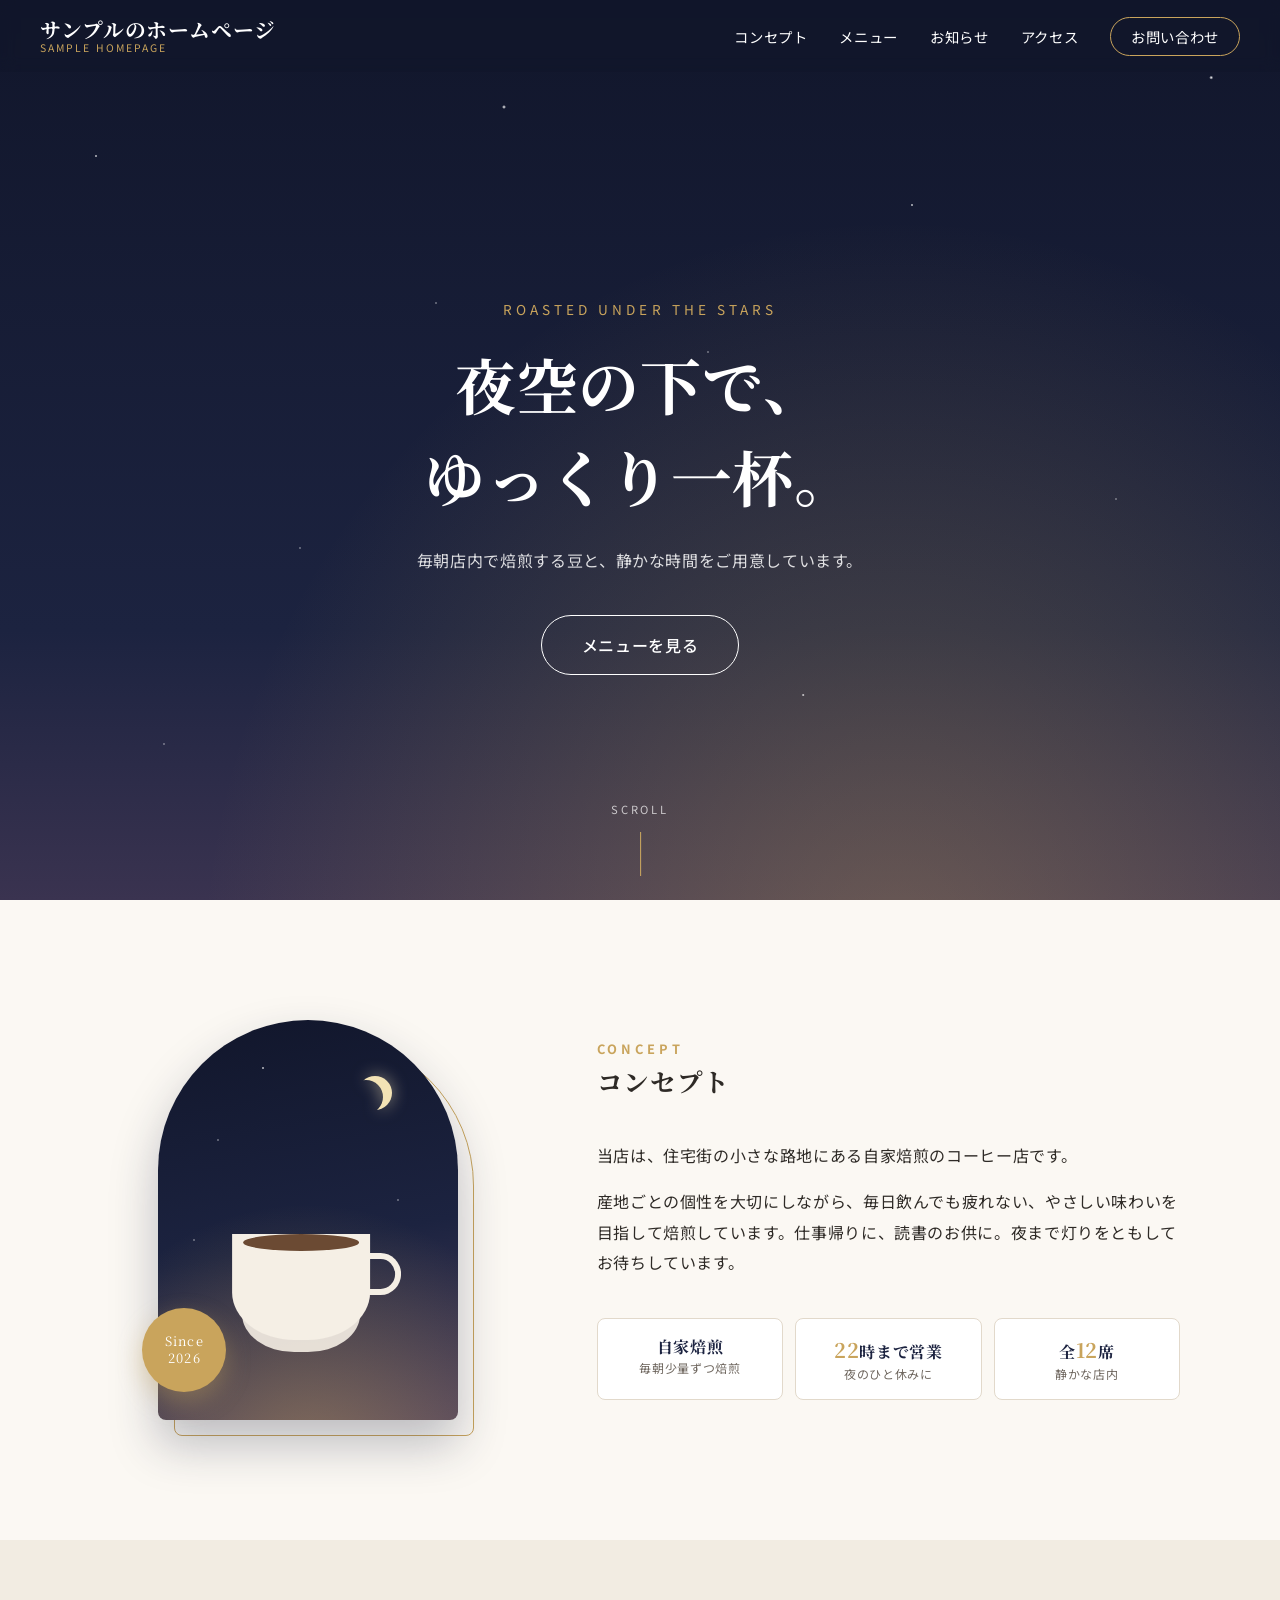
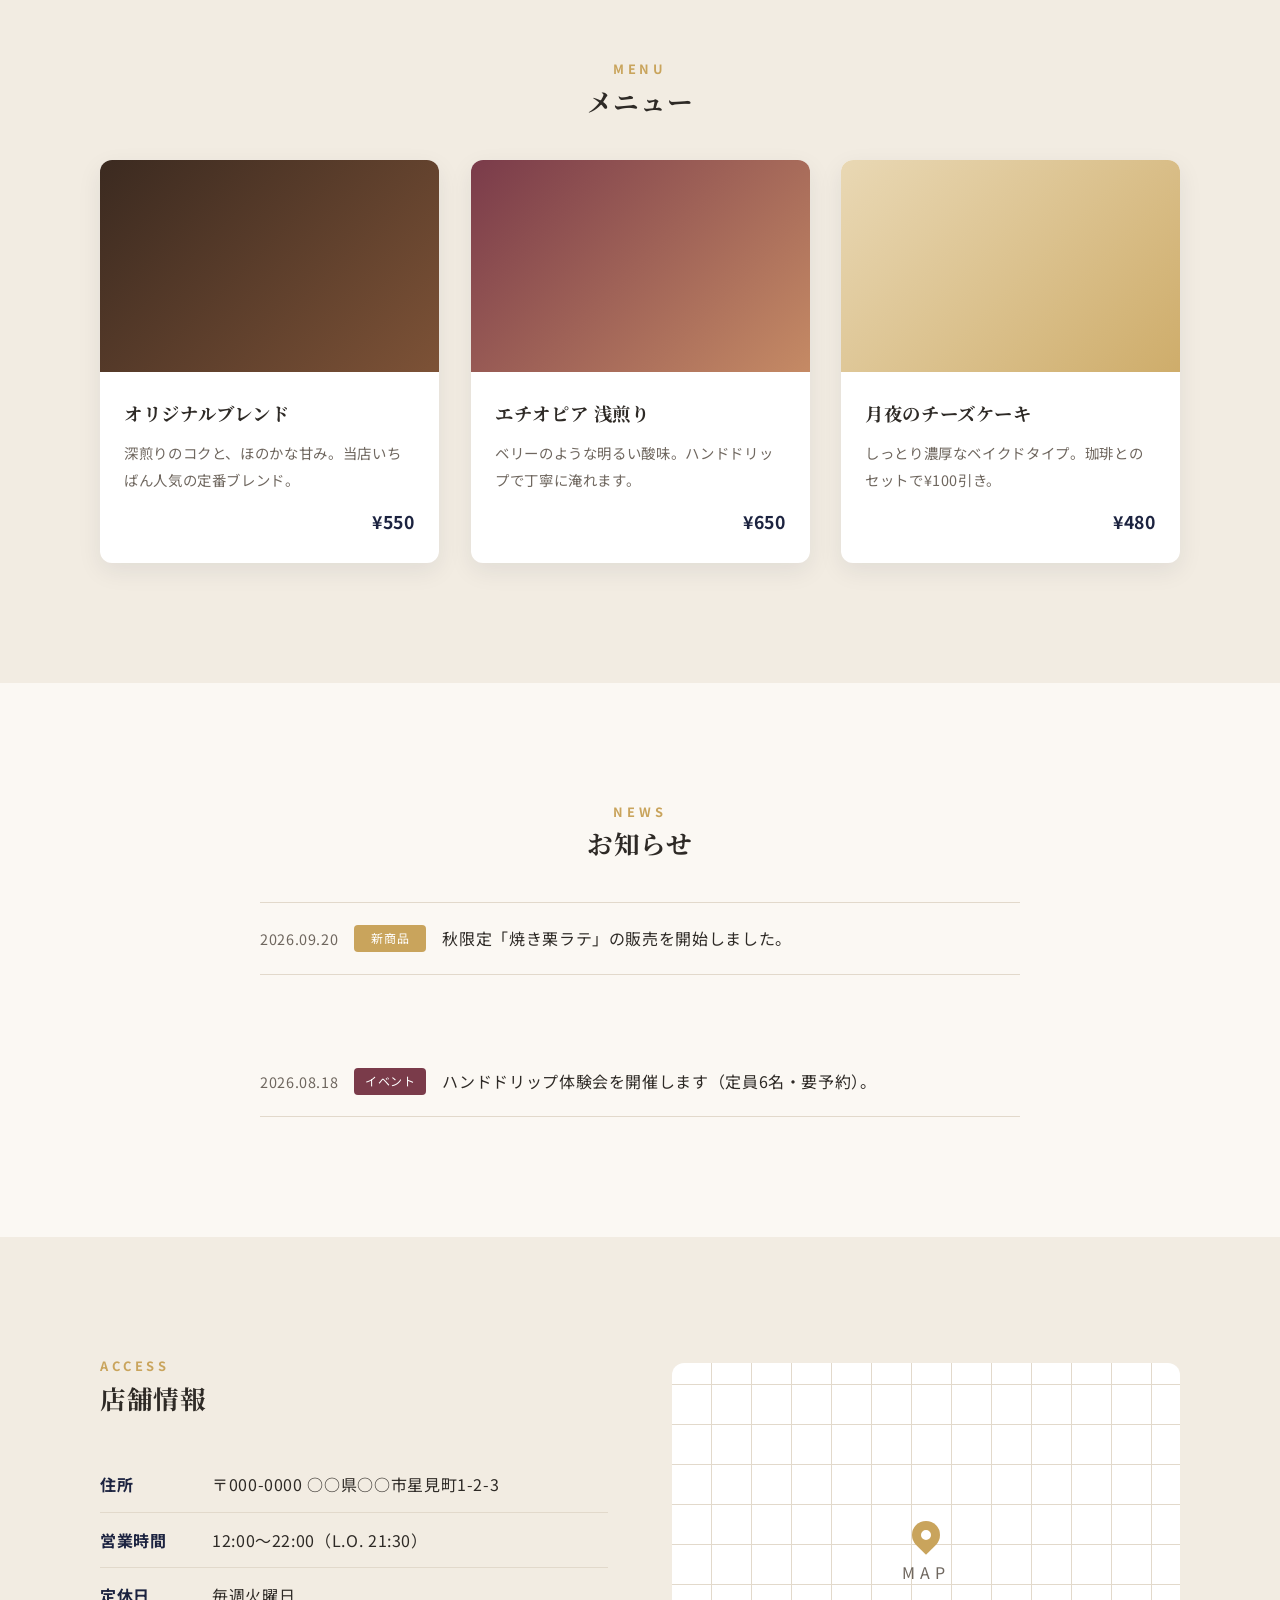
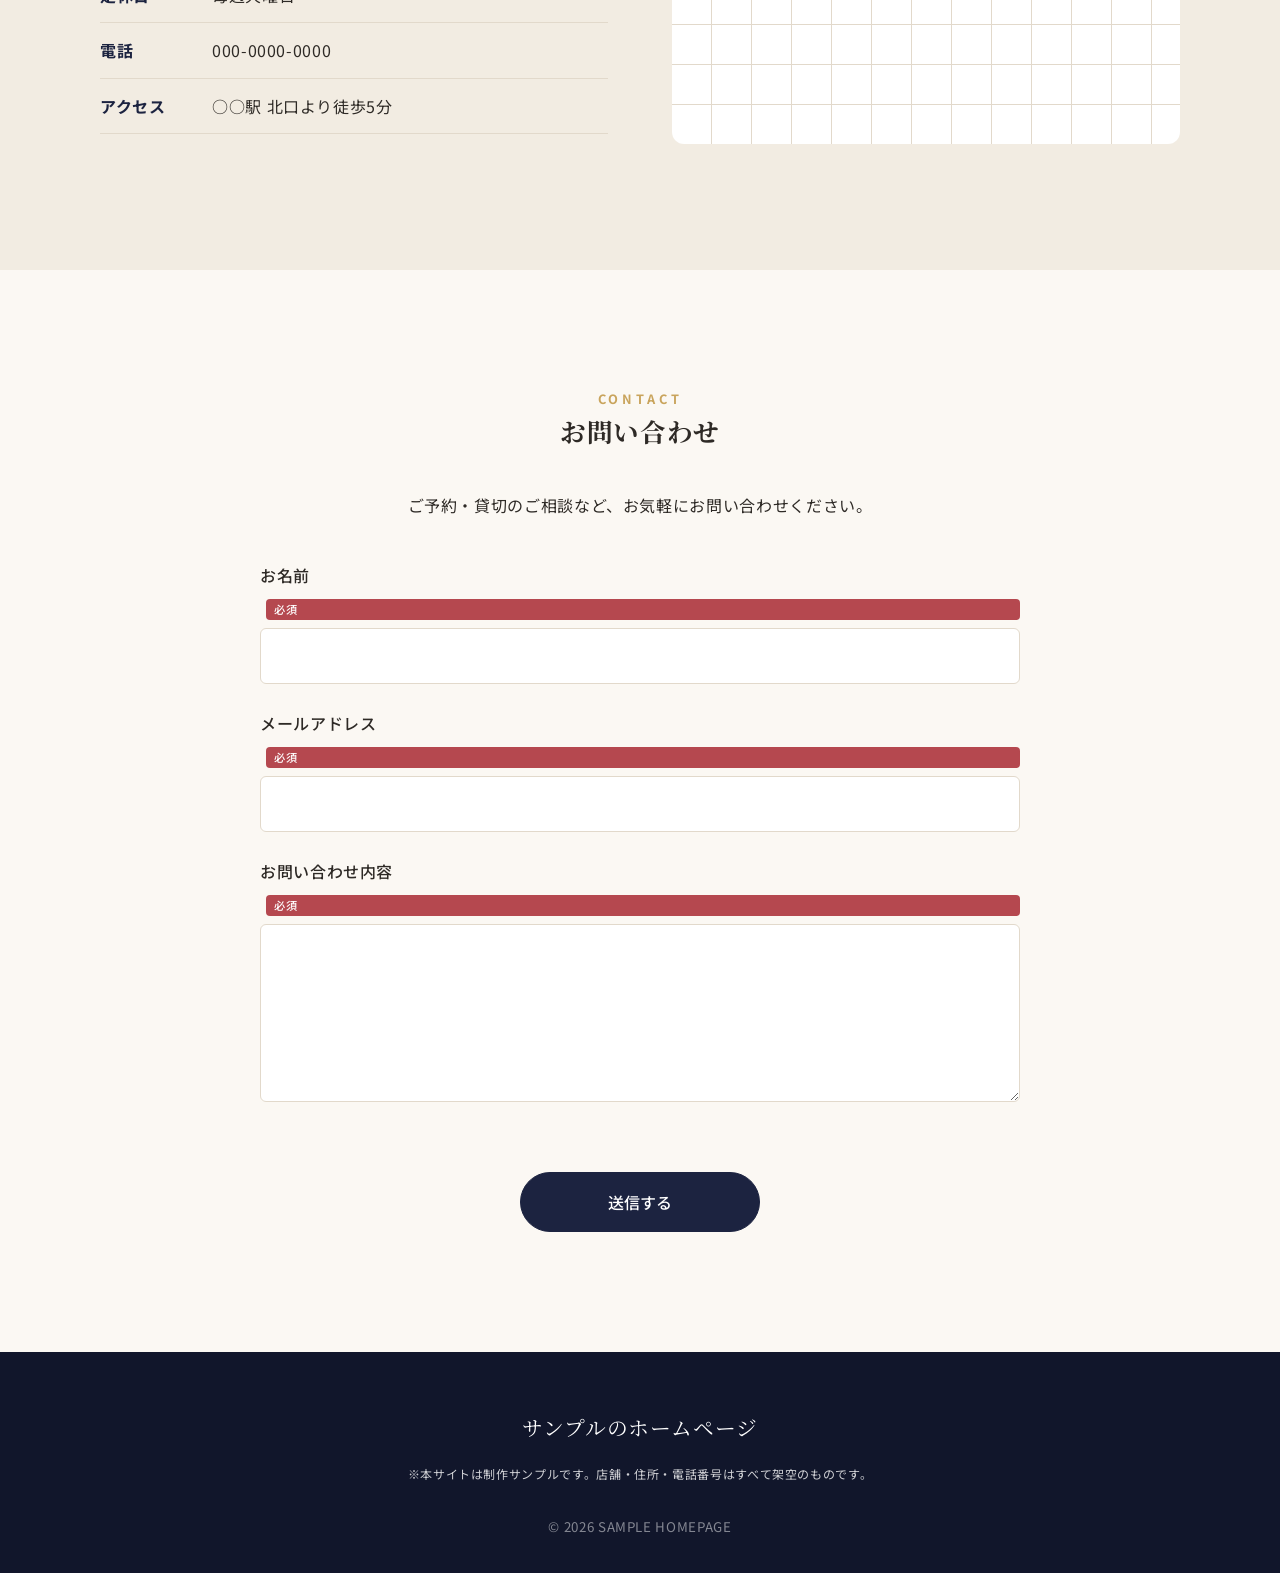
<file: sample_1.html>
<!DOCTYPE html>
<html lang="ja">
<head>
  <meta charset="UTF-8">
  <meta name="viewport" content="width=device-width, initial-scale=1.0">
  <title>サンプルのホームページ | SAMPLE HOMEPAGE</title>
  <meta name="description" content="夜空の下で味わう、一杯の自家焙煎珈琲。サンプルのホームページ（架空店舗のサンプル）。">
  <link rel="preconnect" href="https://fonts.googleapis.com">
  <link rel="preconnect" href="https://fonts.gstatic.com" crossorigin>
  <link href="https://fonts.googleapis.com/css2?family=Noto+Sans+JP:wght@400;500;700&family=Noto+Serif+JP:wght@500;700&display=swap" rel="stylesheet">
  <link rel="stylesheet" href="sample_1.css">
  <!-- JS が動く環境でだけスクロール演出用の初期状態（非表示）を有効にする -->
  <script>document.documentElement.classList.add('js');</script>
  <script src="sample_1.js" defer></script>
</head>
<body>

  <!-- スクロール進捗バー -->
  <div class="progress" aria-hidden="true"></div>

  <!-- ヘッダー -->
  <header class="header" id="top">
    <div class="header__inner">
      <a href="#top" class="logo">
        <span class="logo__ja">サンプルのホームページ</span>
        <span class="logo__en">SAMPLE HOMEPAGE</span>
      </a>
      <button class="menu-btn" id="menuBtn" aria-label="メニューを開く" aria-expanded="false" aria-controls="gnav">
        <span></span><span></span><span></span>
      </button>
      <nav class="gnav" id="gnav">
        <ul>
          <li><a href="#concept">コンセプト</a></li>
          <li><a href="#menu">メニュー</a></li>
          <li><a href="#news">お知らせ</a></li>
          <li><a href="#access">アクセス</a></li>
          <li><a href="#contact" class="gnav__cta">お問い合わせ</a></li>
        </ul>
      </nav>
    </div>
  </header>

  <main>
    <!-- メインビジュアル -->
    <section class="hero">
      <div class="hero__stars" aria-hidden="true"></div>
      <span class="hero__shooting" aria-hidden="true"></span>
      <div class="hero__content">
        <p class="hero__sub">Roasted under the stars</p>
        <h1 class="hero__title">夜空の下で、<br>ゆっくり一杯。</h1>
        <p class="hero__text">毎朝店内で焙煎する豆と、静かな時間をご用意しています。</p>
        <a href="#menu" class="btn btn--light hero__btn">メニューを見る</a>
      </div>
      <a href="#concept" class="hero__scroll" aria-label="下へスクロール">Scroll</a>
    </section>

    <!-- コンセプト -->
    <section class="section" id="concept">
      <div class="container concept">
        <div class="concept__visual" data-reveal>
          <div class="concept__img" aria-hidden="true">
            <span class="moon"></span>
            <div class="cup">
              <div class="steam"><span></span><span></span><span></span></div>
            </div>
          </div>
          <p class="concept__badge">Since<br>2026</p>
        </div>
        <div class="concept__body">
          <h2 class="section__title" data-reveal><span>CONCEPT</span>コンセプト</h2>
          <p data-reveal>当店は、住宅街の小さな路地にある自家焙煎のコーヒー店です。</p>
          <p data-reveal>産地ごとの個性を大切にしながら、毎日飲んでも疲れない、やさしい味わいを目指して焙煎しています。仕事帰りに、読書のお供に。夜まで灯りをともしてお待ちしています。</p>
          <ul class="features" data-reveal-group>
            <li data-reveal><strong>自家焙煎</strong><span>毎朝少量ずつ焙煎</span></li>
            <li data-reveal><strong><span class="num" data-count="22">22</span>時まで営業</strong><span>夜のひと休みに</span></li>
            <li data-reveal><strong>全<span class="num" data-count="12">12</span>席</strong><span>静かな店内</span></li>
          </ul>
        </div>
      </div>
    </section>

    <!-- メニュー -->
    <section class="section section--tint" id="menu">
      <div class="container">
        <h2 class="section__title section__title--center" data-reveal><span>MENU</span>メニュー</h2>
        <div class="menu-grid" data-reveal-group>
          <article class="menu-card" data-reveal>
            <div class="menu-card__img menu-card__img--1" aria-hidden="true"></div>
            <div class="menu-card__body">
              <h3>オリジナルブレンド</h3>
              <p>深煎りのコクと、ほのかな甘み。当店いちばん人気の定番ブレンド。</p>
              <p class="price">¥550</p>
            </div>
          </article>
          <article class="menu-card" data-reveal>
            <div class="menu-card__img menu-card__img--2" aria-hidden="true"></div>
            <div class="menu-card__body">
              <h3>エチオピア 浅煎り</h3>
              <p>ベリーのような明るい酸味。ハンドドリップで丁寧に淹れます。</p>
              <p class="price">¥650</p>
            </div>
          </article>
          <article class="menu-card" data-reveal>
            <div class="menu-card__img menu-card__img--3" aria-hidden="true"></div>
            <div class="menu-card__body">
              <h3>月夜のチーズケーキ</h3>
              <p>しっとり濃厚なベイクドタイプ。珈琲とのセットで¥100引き。</p>
              <p class="price">¥480</p>
            </div>
          </article>
        </div>
      </div>
    </section>

    <!-- お知らせ -->
    <section class="section" id="news">
      <div class="container container--narrow">
        <h2 class="section__title section__title--center" data-reveal><span>NEWS</span>お知らせ</h2>
        <ul class="news-list" data-reveal-group>
          <li data-reveal>
            <time datetime="2026-09-20">2026.09.20</time>
            <span class="tag">新商品</span>
            <p>秋限定「焼き栗ラテ」の販売を開始しました。</p>
          </li>
          <li data-reveal>
            <time datetime="2026-09-05">2026.09.05</time>
            <span class="tag tag--info">営業</span>
            <p>9月23日（祝）は臨時休業とさせていただきます。</p>
          </li>
          <li data-reveal>
            <time datetime="2026-08-18">2026.08.18</time>
            <span class="tag tag--event">イベント</span>
            <p>ハンドドリップ体験会を開催します（定員6名・要予約）。</p>
          </li>
        </ul>
      </div>
    </section>

    <!-- アクセス -->
    <section class="section section--tint" id="access">
      <div class="container access">
        <div class="access__info" data-reveal>
          <h2 class="section__title"><span>ACCESS</span>店舗情報</h2>
          <dl class="info-list">
            <div><dt>住所</dt><dd>〒000-0000 ○○県○○市星見町1-2-3</dd></div>
            <div><dt>営業時間</dt><dd>12:00〜22:00（L.O. 21:30）</dd></div>
            <div><dt>定休日</dt><dd>毎週火曜日</dd></div>
            <div><dt>電話</dt><dd>000-0000-0000</dd></div>
            <div><dt>アクセス</dt><dd>○○駅 北口より徒歩5分</dd></div>
          </dl>
        </div>
        <div class="access__map" role="img" aria-label="地図（サンプル）" data-reveal>
          <span class="access__pin" aria-hidden="true"></span>
          <span>MAP</span>
        </div>
      </div>
    </section>

    <!-- お問い合わせ -->
    <section class="section" id="contact">
      <div class="container container--narrow">
        <h2 class="section__title section__title--center" data-reveal><span>CONTACT</span>お問い合わせ</h2>
        <p class="contact__lead" data-reveal>ご予約・貸切のご相談など、お気軽にお問い合わせください。</p>
        <form class="form" id="contactForm" novalidate data-reveal>
          <label>
            お名前 <span class="req">必須</span>
            <input type="text" name="name" required autocomplete="name">
          </label>
          <label>
            メールアドレス <span class="req">必須</span>
            <input type="email" name="email" required autocomplete="email">
          </label>
          <label>
            お問い合わせ内容 <span class="req">必須</span>
            <textarea name="message" rows="5" required></textarea>
          </label>
          <p class="form__msg" id="formMsg" role="status"></p>
          <button type="submit" class="btn">送信する</button>
        </form>
      </div>
    </section>
  </main>

  <!-- フッター -->
  <footer class="footer">
    <p class="footer__logo">サンプルのホームページ</p>
    <p class="footer__note">※本サイトは制作サンプルです。店舗・住所・電話番号はすべて架空のものです。</p>
    <p class="footer__copy"><small>&copy; 2026 SAMPLE HOMEPAGE</small></p>
  </footer>

  <!-- ページトップへ戻るボタン -->
  <a href="#top" class="to-top" aria-label="ページの先頭へ戻る"></a>

</body>
</html>
</file>
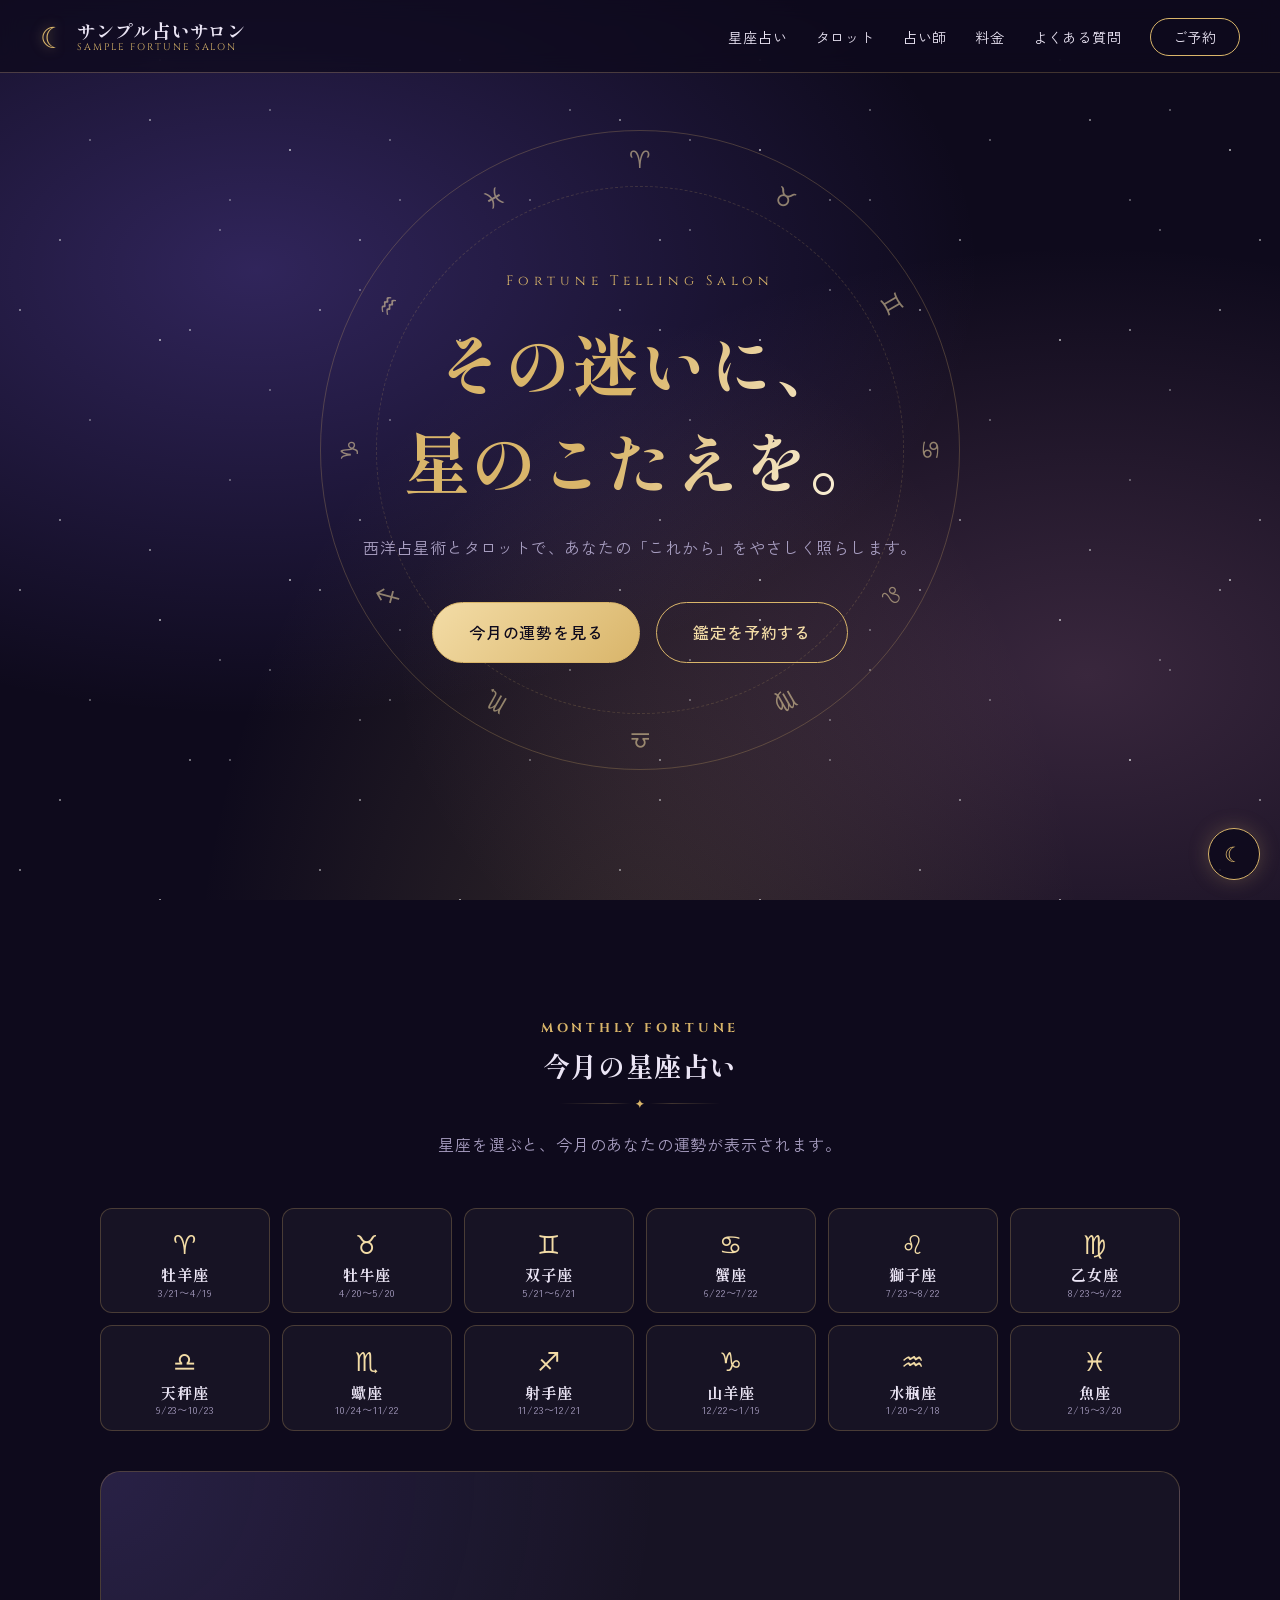
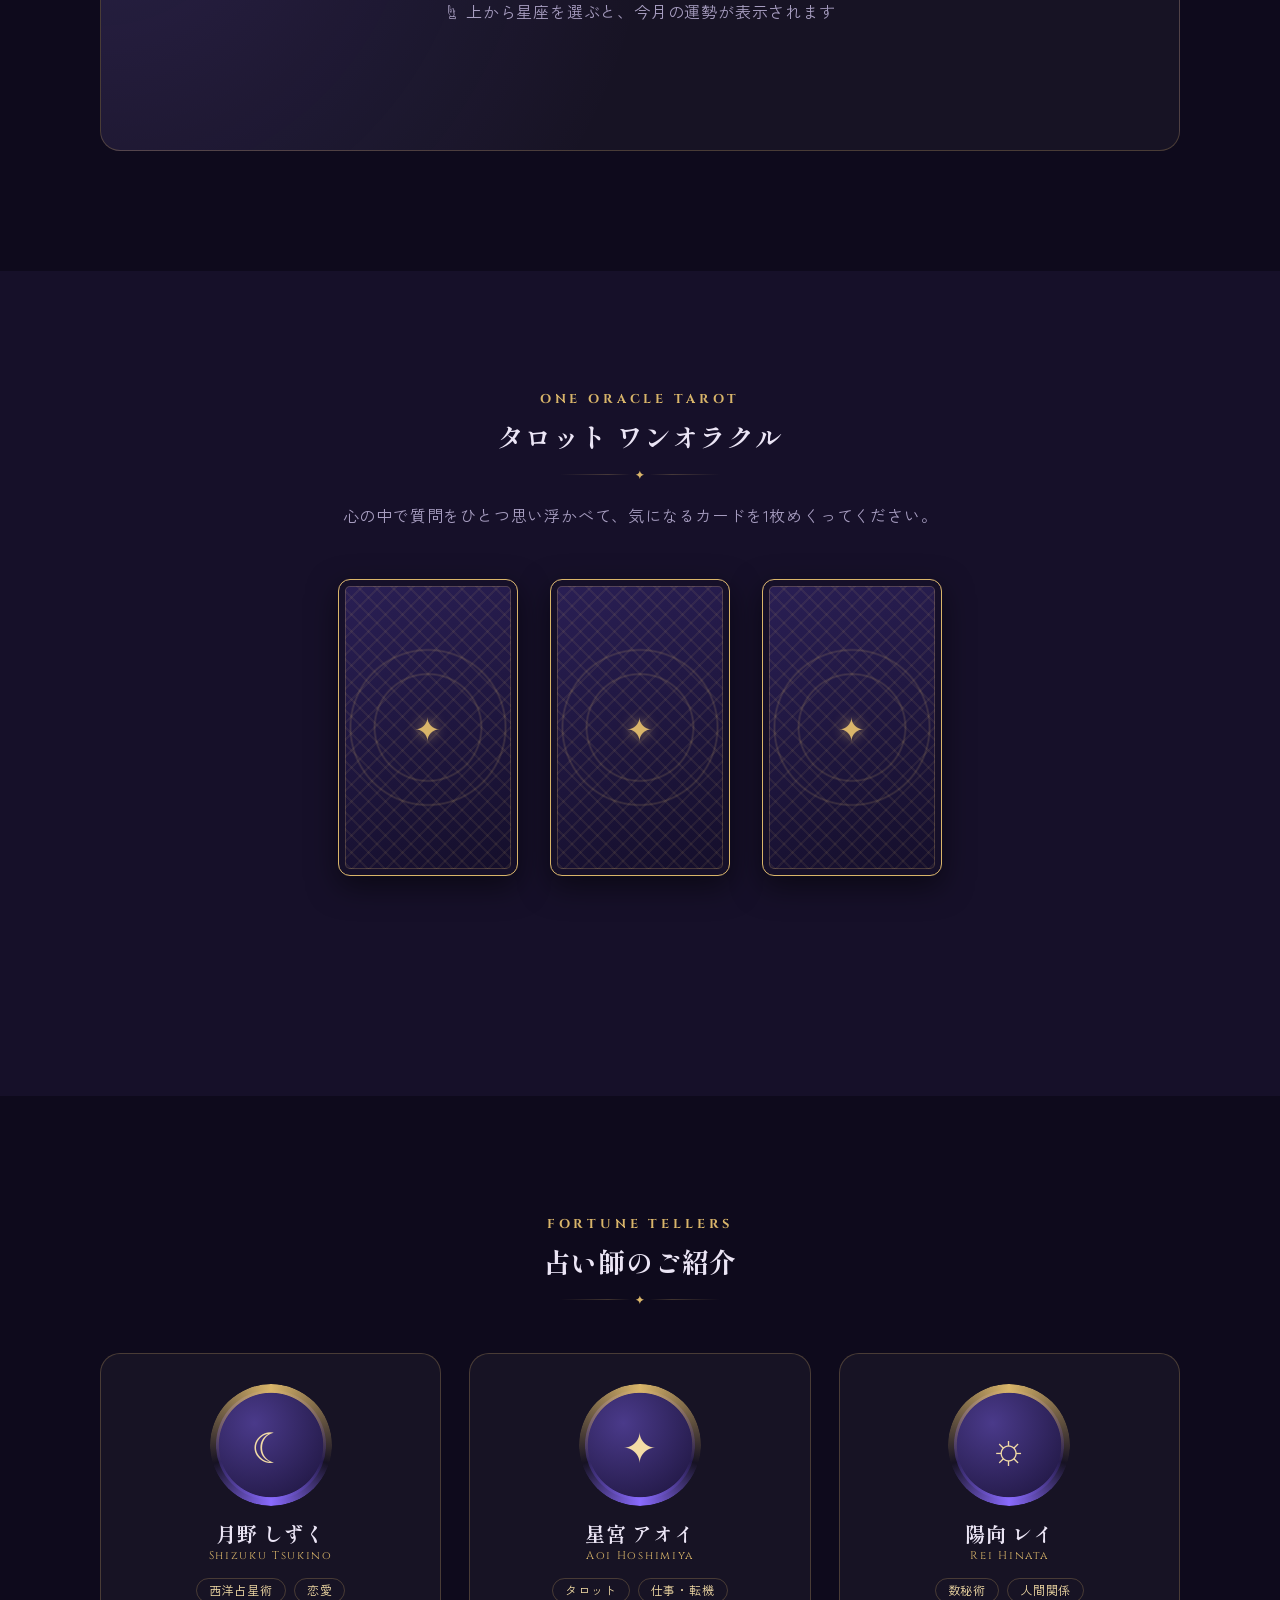
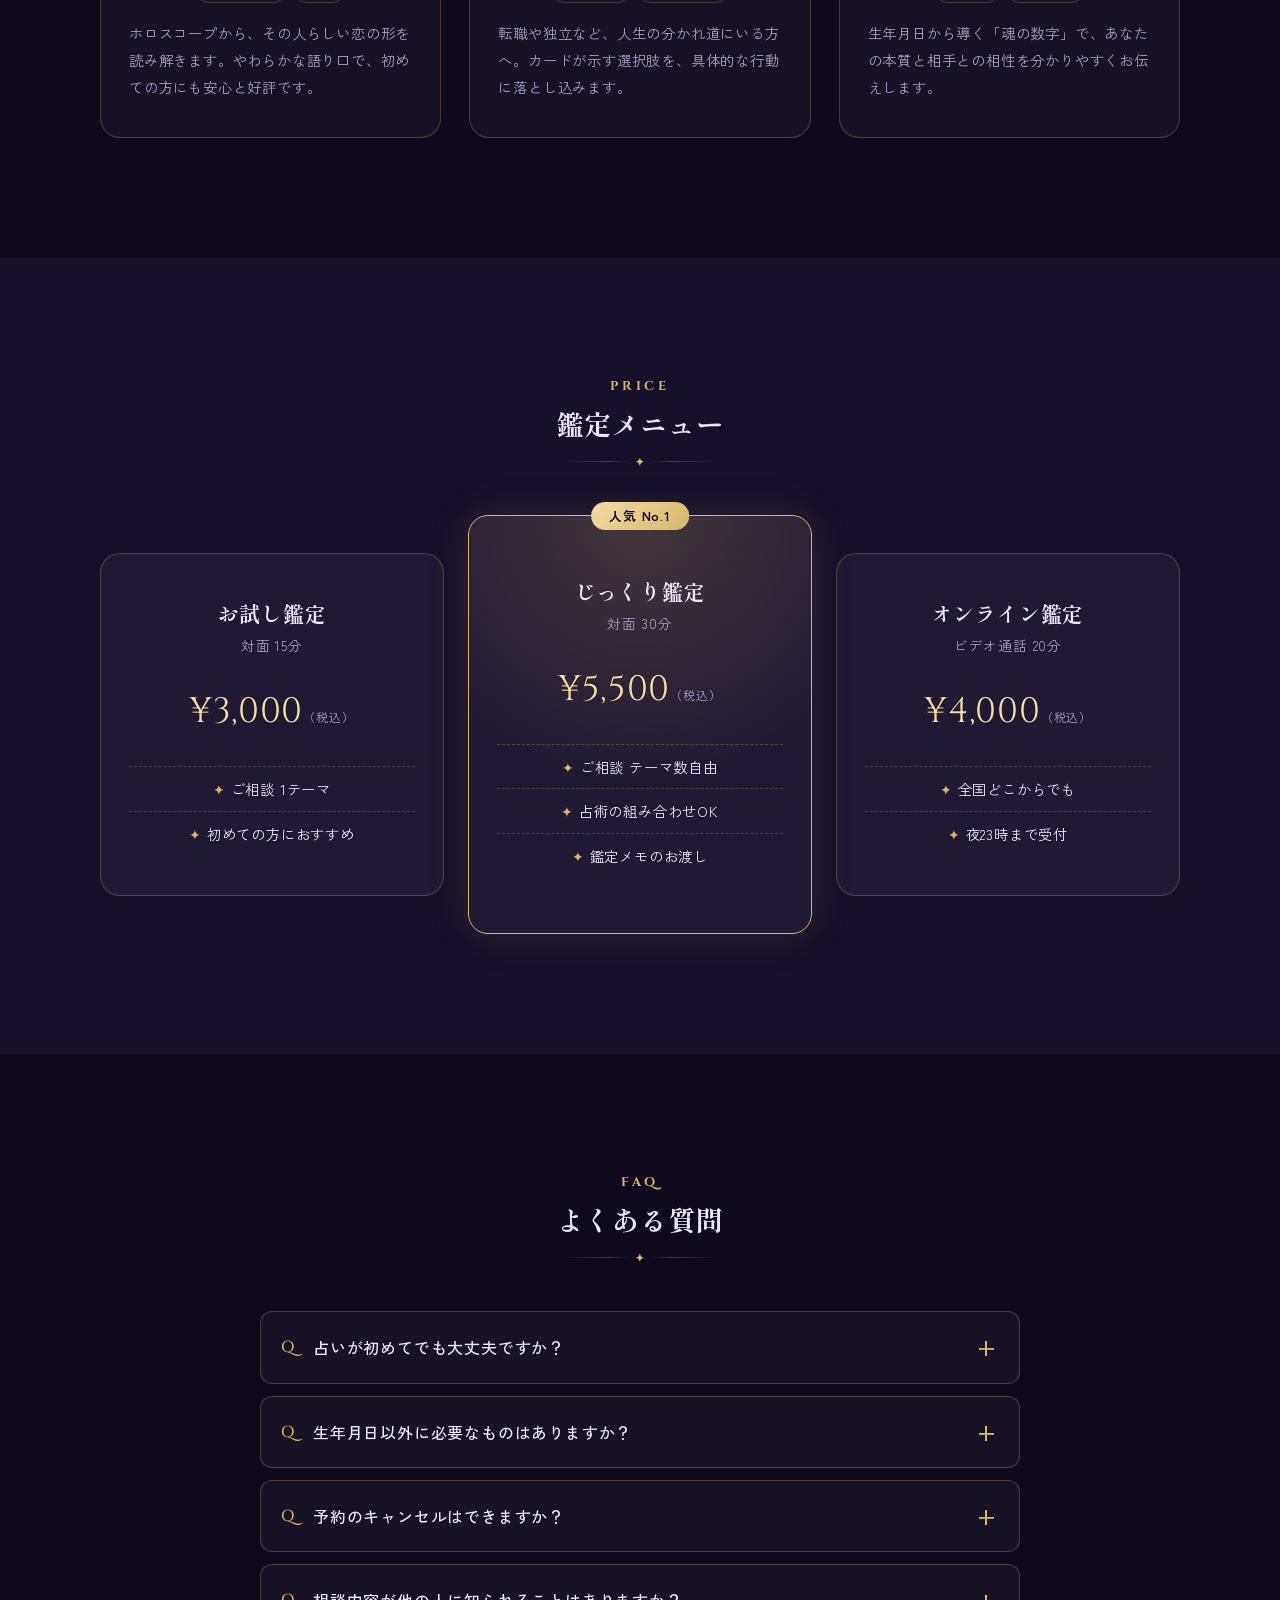
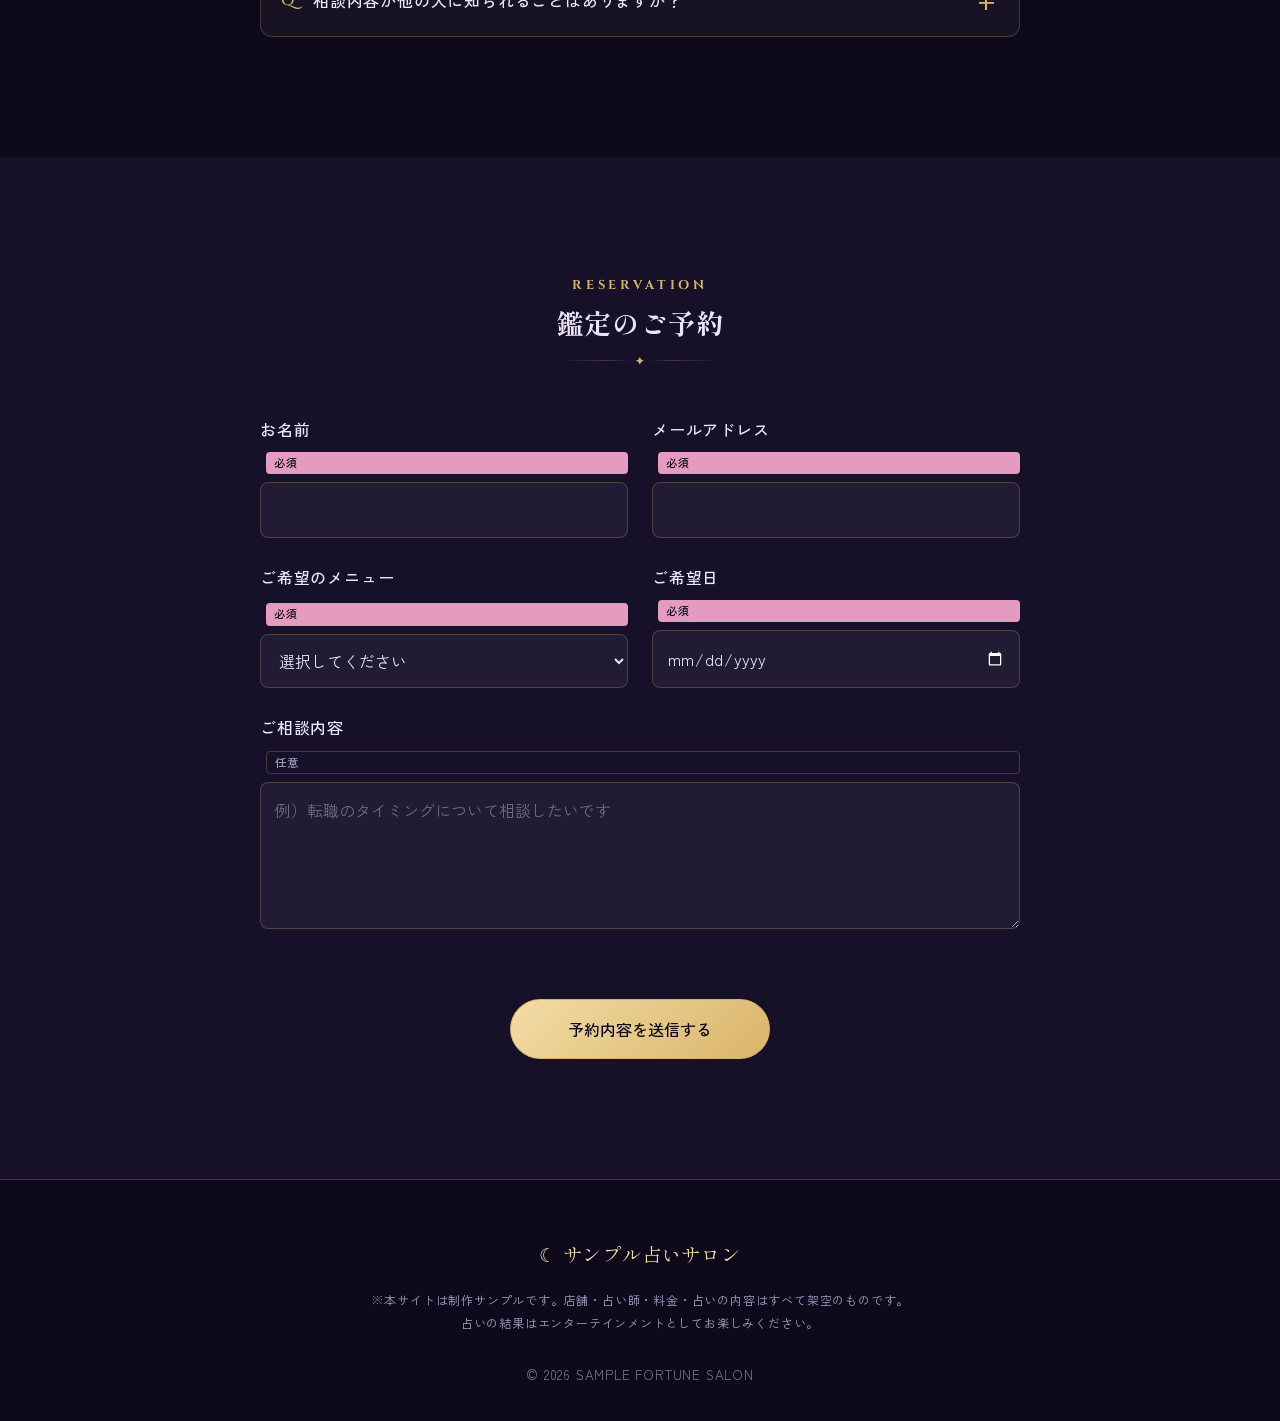
<file: sample_2.html>
<!DOCTYPE html>
<html lang="ja">
<head>
  <meta charset="UTF-8">
  <meta name="viewport" content="width=device-width, initial-scale=1.0">
  <title>サンプル占いサロン | SAMPLE FORTUNE SALON</title>
  <meta name="description" content="星とタロットで、あなたの明日をそっと照らす。サンプル占いサロン（架空店舗のサンプル）。">
  <link rel="preconnect" href="https://fonts.googleapis.com">
  <link rel="preconnect" href="https://fonts.gstatic.com" crossorigin>
  <link href="https://fonts.googleapis.com/css2?family=Cinzel:wght@400;600&family=Shippori+Mincho:wght@500;700&family=Zen+Kaku+Gothic+New:wght@400;500;700&display=swap" rel="stylesheet">
  <link rel="stylesheet" href="sample_2.css">
  <script src="sample_2.js" defer></script>
</head>
<body>

  <!-- ヘッダー -->
  <header class="header" id="top">
    <div class="header__inner">
      <a href="#top" class="logo">
        <span class="logo__mark" aria-hidden="true">☾</span>
        <span class="logo__text">
          <span class="logo__ja">サンプル占いサロン</span>
          <span class="logo__en">SAMPLE FORTUNE SALON</span>
        </span>
      </a>
      <button class="menu-btn" id="menuBtn" aria-label="メニューを開く" aria-expanded="false" aria-controls="gnav">
        <span></span><span></span><span></span>
      </button>
      <nav class="gnav" id="gnav">
        <ul>
          <li><a href="#horoscope">星座占い</a></li>
          <li><a href="#tarot">タロット</a></li>
          <li><a href="#readers">占い師</a></li>
          <li><a href="#price">料金</a></li>
          <li><a href="#faq">よくある質問</a></li>
          <li><a href="#reserve" class="gnav__cta">ご予約</a></li>
        </ul>
      </nav>
    </div>
  </header>

  <main>
    <!-- メインビジュアル -->
    <section class="hero">
      <div class="hero__stars" aria-hidden="true"></div>
      <span class="shooting-star" aria-hidden="true"></span>
      <span class="shooting-star shooting-star--2" aria-hidden="true"></span>

      <!-- ゆっくり回転する十二星座の輪 -->
      <div class="zodiac-wheel" aria-hidden="true">
        <div class="zodiac-wheel__ring">
          <span style="--i:0">♈&#xFE0E;</span><span style="--i:1">♉&#xFE0E;</span><span style="--i:2">♊&#xFE0E;</span>
          <span style="--i:3">♋&#xFE0E;</span><span style="--i:4">♌&#xFE0E;</span><span style="--i:5">♍&#xFE0E;</span>
          <span style="--i:6">♎&#xFE0E;</span><span style="--i:7">♏&#xFE0E;</span><span style="--i:8">♐&#xFE0E;</span>
          <span style="--i:9">♑&#xFE0E;</span><span style="--i:10">♒&#xFE0E;</span><span style="--i:11">♓&#xFE0E;</span>
        </div>
      </div>

      <div class="hero__content">
        <p class="hero__sub">Fortune Telling Salon</p>
        <h1 class="hero__title">その迷いに、<br>星のこたえを。</h1>
        <p class="hero__text">西洋占星術とタロットで、あなたの「これから」をやさしく照らします。</p>
        <div class="hero__btns">
          <a href="#horoscope" class="btn btn--gold">今月の運勢を見る</a>
          <a href="#reserve" class="btn btn--ghost">鑑定を予約する</a>
        </div>
      </div>
    </section>

    <!-- 星座占い：ラジオボタンの選択状態を CSS の :has() で読み取って結果を切り替える -->
    <section class="section" id="horoscope">
      <div class="container horoscope">
        <h2 class="section__title" data-reveal><span>MONTHLY FORTUNE</span>今月の星座占い</h2>
        <p class="section__lead" data-reveal>星座を選ぶと、今月のあなたの運勢が表示されます。</p>

        <div class="sign-grid" role="radiogroup" aria-label="星座を選ぶ" data-reveal>
          <label class="sign-btn"><input type="radio" name="sign" value="aries"><span class="sign-btn__symbol" aria-hidden="true">♈&#xFE0E;</span><span class="sign-btn__name">牡羊座</span><span class="sign-btn__date">3/21〜4/19</span></label>
          <label class="sign-btn"><input type="radio" name="sign" value="taurus"><span class="sign-btn__symbol" aria-hidden="true">♉&#xFE0E;</span><span class="sign-btn__name">牡牛座</span><span class="sign-btn__date">4/20〜5/20</span></label>
          <label class="sign-btn"><input type="radio" name="sign" value="gemini"><span class="sign-btn__symbol" aria-hidden="true">♊&#xFE0E;</span><span class="sign-btn__name">双子座</span><span class="sign-btn__date">5/21〜6/21</span></label>
          <label class="sign-btn"><input type="radio" name="sign" value="cancer"><span class="sign-btn__symbol" aria-hidden="true">♋&#xFE0E;</span><span class="sign-btn__name">蟹座</span><span class="sign-btn__date">6/22〜7/22</span></label>
          <label class="sign-btn"><input type="radio" name="sign" value="leo"><span class="sign-btn__symbol" aria-hidden="true">♌&#xFE0E;</span><span class="sign-btn__name">獅子座</span><span class="sign-btn__date">7/23〜8/22</span></label>
          <label class="sign-btn"><input type="radio" name="sign" value="virgo"><span class="sign-btn__symbol" aria-hidden="true">♍&#xFE0E;</span><span class="sign-btn__name">乙女座</span><span class="sign-btn__date">8/23〜9/22</span></label>
          <label class="sign-btn"><input type="radio" name="sign" value="libra"><span class="sign-btn__symbol" aria-hidden="true">♎&#xFE0E;</span><span class="sign-btn__name">天秤座</span><span class="sign-btn__date">9/23〜10/23</span></label>
          <label class="sign-btn"><input type="radio" name="sign" value="scorpio"><span class="sign-btn__symbol" aria-hidden="true">♏&#xFE0E;</span><span class="sign-btn__name">蠍座</span><span class="sign-btn__date">10/24〜11/22</span></label>
          <label class="sign-btn"><input type="radio" name="sign" value="sagittarius"><span class="sign-btn__symbol" aria-hidden="true">♐&#xFE0E;</span><span class="sign-btn__name">射手座</span><span class="sign-btn__date">11/23〜12/21</span></label>
          <label class="sign-btn"><input type="radio" name="sign" value="capricorn"><span class="sign-btn__symbol" aria-hidden="true">♑&#xFE0E;</span><span class="sign-btn__name">山羊座</span><span class="sign-btn__date">12/22〜1/19</span></label>
          <label class="sign-btn"><input type="radio" name="sign" value="aquarius"><span class="sign-btn__symbol" aria-hidden="true">♒&#xFE0E;</span><span class="sign-btn__name">水瓶座</span><span class="sign-btn__date">1/20〜2/18</span></label>
          <label class="sign-btn"><input type="radio" name="sign" value="pisces"><span class="sign-btn__symbol" aria-hidden="true">♓&#xFE0E;</span><span class="sign-btn__name">魚座</span><span class="sign-btn__date">2/19〜3/20</span></label>
        </div>

        <div class="fortune">
          <p class="fortune__placeholder">☝︎ 上から星座を選ぶと、今月の運勢が表示されます</p>

          <div class="fortune__body" data-sign="aries">
            <div class="fortune__rank"><div class="fortune__symbol" aria-hidden="true">♈&#xFE0E;</div><p class="fortune__rank-num">第<strong>3</strong>位</p><p class="fortune__sign">牡羊座（3/21〜4/19）</p></div>
            <div>
              <dl class="meters">
                <div class="meter"><dt>恋愛運</dt><dd class="meter__bar"><span style="--v:80%"></span></dd><dd class="meter__stars">★★★★☆</dd></div>
                <div class="meter"><dt>仕事運</dt><dd class="meter__bar"><span style="--v:100%"></span></dd><dd class="meter__stars">★★★★★</dd></div>
                <div class="meter"><dt>金運</dt><dd class="meter__bar"><span style="--v:80%"></span></dd><dd class="meter__stars">★★★★☆</dd></div>
              </dl>
              <p class="fortune__lucky"><span>ラッキーカラー</span><b><i class="swatch" style="background:#7b2d3f"></i>ワインレッド</b><span>ラッキーアイテム</span><b>腕時計</b></p>
              <p class="fortune__message">行動力が最大の武器になる月。迷っていたことに一歩踏み出すと、思わぬ追い風が吹きそうです。</p>
            </div>
          </div>

          <div class="fortune__body" data-sign="taurus">
            <div class="fortune__rank"><div class="fortune__symbol" aria-hidden="true">♉&#xFE0E;</div><p class="fortune__rank-num">第<strong>8</strong>位</p><p class="fortune__sign">牡牛座（4/20〜5/20）</p></div>
            <div>
              <dl class="meters">
                <div class="meter"><dt>恋愛運</dt><dd class="meter__bar"><span style="--v:60%"></span></dd><dd class="meter__stars">★★★☆☆</dd></div>
                <div class="meter"><dt>仕事運</dt><dd class="meter__bar"><span style="--v:60%"></span></dd><dd class="meter__stars">★★★☆☆</dd></div>
                <div class="meter"><dt>金運</dt><dd class="meter__bar"><span style="--v:80%"></span></dd><dd class="meter__stars">★★★★☆</dd></div>
              </dl>
              <p class="fortune__lucky"><span>ラッキーカラー</span><b><i class="swatch" style="background:#1f2a5c"></i>ミッドナイトブルー</b><span>ラッキーアイテム</span><b>チョコレート</b></p>
              <p class="fortune__message">身の回りを整えると運気アップ。デスクやカバンの中を片付けると、頭の中もすっきりします。</p>
            </div>
          </div>

          <div class="fortune__body" data-sign="gemini">
            <div class="fortune__rank"><div class="fortune__symbol" aria-hidden="true">♊&#xFE0E;</div><p class="fortune__rank-num">第<strong>1</strong>位</p><p class="fortune__sign">双子座（5/21〜6/21）</p></div>
            <div>
              <dl class="meters">
                <div class="meter"><dt>恋愛運</dt><dd class="meter__bar"><span style="--v:100%"></span></dd><dd class="meter__stars">★★★★★</dd></div>
                <div class="meter"><dt>仕事運</dt><dd class="meter__bar"><span style="--v:80%"></span></dd><dd class="meter__stars">★★★★☆</dd></div>
                <div class="meter"><dt>金運</dt><dd class="meter__bar"><span style="--v:100%"></span></dd><dd class="meter__stars">★★★★★</dd></div>
              </dl>
              <p class="fortune__lucky"><span>ラッキーカラー</span><b><i class="swatch" style="background:#d9b56a"></i>ゴールド</b><span>ラッキーアイテム</span><b>新しいペン</b></p>
              <p class="fortune__message">星があなたの味方をする最高の月。直感で選んだことがうまく運びます。アイデアはすぐメモを。</p>
            </div>
          </div>

          <div class="fortune__body" data-sign="cancer">
            <div class="fortune__rank"><div class="fortune__symbol" aria-hidden="true">♋&#xFE0E;</div><p class="fortune__rank-num">第<strong>11</strong>位</p><p class="fortune__sign">蟹座（6/22〜7/22）</p></div>
            <div>
              <dl class="meters">
                <div class="meter"><dt>恋愛運</dt><dd class="meter__bar"><span style="--v:60%"></span></dd><dd class="meter__stars">★★★☆☆</dd></div>
                <div class="meter"><dt>仕事運</dt><dd class="meter__bar"><span style="--v:40%"></span></dd><dd class="meter__stars">★★☆☆☆</dd></div>
                <div class="meter"><dt>金運</dt><dd class="meter__bar"><span style="--v:40%"></span></dd><dd class="meter__stars">★★☆☆☆</dd></div>
              </dl>
              <p class="fortune__lucky"><span>ラッキーカラー</span><b><i class="swatch" style="background:#f3efe6"></i>パールホワイト</b><span>ラッキーアイテム</span><b>マグカップ</b></p>
              <p class="fortune__message">言葉選びは慎重に。いつもより一呼吸おいてから話すと、誤解を防げそうです。</p>
            </div>
          </div>

          <div class="fortune__body" data-sign="leo">
            <div class="fortune__rank"><div class="fortune__symbol" aria-hidden="true">♌&#xFE0E;</div><p class="fortune__rank-num">第<strong>5</strong>位</p><p class="fortune__sign">獅子座（7/23〜8/22）</p></div>
            <div>
              <dl class="meters">
                <div class="meter"><dt>恋愛運</dt><dd class="meter__bar"><span style="--v:60%"></span></dd><dd class="meter__stars">★★★☆☆</dd></div>
                <div class="meter"><dt>仕事運</dt><dd class="meter__bar"><span style="--v:80%"></span></dd><dd class="meter__stars">★★★★☆</dd></div>
                <div class="meter"><dt>金運</dt><dd class="meter__bar"><span style="--v:80%"></span></dd><dd class="meter__stars">★★★★☆</dd></div>
              </dl>
              <p class="fortune__lucky"><span>ラッキーカラー</span><b><i class="swatch" style="background:#f3efe6"></i>パールホワイト</b><span>ラッキーアイテム</span><b>シルバーのアクセサリー</b></p>
              <p class="fortune__message">あなたの頑張りが周りに認められる時期。遠慮せず、成果をきちんと伝えましょう。</p>
            </div>
          </div>

          <div class="fortune__body" data-sign="virgo">
            <div class="fortune__rank"><div class="fortune__symbol" aria-hidden="true">♍&#xFE0E;</div><p class="fortune__rank-num">第<strong>7</strong>位</p><p class="fortune__sign">乙女座（8/23〜9/22）</p></div>
            <div>
              <dl class="meters">
                <div class="meter"><dt>恋愛運</dt><dd class="meter__bar"><span style="--v:60%"></span></dd><dd class="meter__stars">★★★☆☆</dd></div>
                <div class="meter"><dt>仕事運</dt><dd class="meter__bar"><span style="--v:80%"></span></dd><dd class="meter__stars">★★★★☆</dd></div>
                <div class="meter"><dt>金運</dt><dd class="meter__bar"><span style="--v:60%"></span></dd><dd class="meter__stars">★★★☆☆</dd></div>
              </dl>
              <p class="fortune__lucky"><span>ラッキーカラー</span><b><i class="swatch" style="background:#b9a4e8"></i>ラベンダー</b><span>ラッキーアイテム</span><b>手帳</b></p>
              <p class="fortune__message">計画を立てるのに最適な月。やりたいことを書き出すと、優先順位が自然と見えてきます。</p>
            </div>
          </div>

          <div class="fortune__body" data-sign="libra">
            <div class="fortune__rank"><div class="fortune__symbol" aria-hidden="true">♎&#xFE0E;</div><p class="fortune__rank-num">第<strong>2</strong>位</p><p class="fortune__sign">天秤座（9/23〜10/23）</p></div>
            <div>
              <dl class="meters">
                <div class="meter"><dt>恋愛運</dt><dd class="meter__bar"><span style="--v:100%"></span></dd><dd class="meter__stars">★★★★★</dd></div>
                <div class="meter"><dt>仕事運</dt><dd class="meter__bar"><span style="--v:80%"></span></dd><dd class="meter__stars">★★★★☆</dd></div>
                <div class="meter"><dt>金運</dt><dd class="meter__bar"><span style="--v:80%"></span></dd><dd class="meter__stars">★★★★☆</dd></div>
              </dl>
              <p class="fortune__lucky"><span>ラッキーカラー</span><b><i class="swatch" style="background:#e59ac0"></i>ローズピンク</b><span>ラッキーアイテム</span><b>ハンドクリーム</b></p>
              <p class="fortune__message">人との縁がつながりやすい月。久しぶりの人に連絡してみると、うれしい知らせが届くかも。</p>
            </div>
          </div>

          <div class="fortune__body" data-sign="scorpio">
            <div class="fortune__rank"><div class="fortune__symbol" aria-hidden="true">♏&#xFE0E;</div><p class="fortune__rank-num">第<strong>10</strong>位</p><p class="fortune__sign">蠍座（10/24〜11/22）</p></div>
            <div>
              <dl class="meters">
                <div class="meter"><dt>恋愛運</dt><dd class="meter__bar"><span style="--v:40%"></span></dd><dd class="meter__stars">★★☆☆☆</dd></div>
                <div class="meter"><dt>仕事運</dt><dd class="meter__bar"><span style="--v:60%"></span></dd><dd class="meter__stars">★★★☆☆</dd></div>
                <div class="meter"><dt>金運</dt><dd class="meter__bar"><span style="--v:60%"></span></dd><dd class="meter__stars">★★★☆☆</dd></div>
              </dl>
              <p class="fortune__lucky"><span>ラッキーカラー</span><b><i class="swatch" style="background:#7b2d3f"></i>ワインレッド</b><span>ラッキーアイテム</span><b>ハンカチ</b></p>
              <p class="fortune__message">無理をせず、ペースを落としてOKな月。しっかり休むことが、次のチャンスへの準備になります。</p>
            </div>
          </div>

          <div class="fortune__body" data-sign="sagittarius">
            <div class="fortune__rank"><div class="fortune__symbol" aria-hidden="true">♐&#xFE0E;</div><p class="fortune__rank-num">第<strong>4</strong>位</p><p class="fortune__sign">射手座（11/23〜12/21）</p></div>
            <div>
              <dl class="meters">
                <div class="meter"><dt>恋愛運</dt><dd class="meter__bar"><span style="--v:80%"></span></dd><dd class="meter__stars">★★★★☆</dd></div>
                <div class="meter"><dt>仕事運</dt><dd class="meter__bar"><span style="--v:80%"></span></dd><dd class="meter__stars">★★★★☆</dd></div>
                <div class="meter"><dt>金運</dt><dd class="meter__bar"><span style="--v:60%"></span></dd><dd class="meter__stars">★★★☆☆</dd></div>
              </dl>
              <p class="fortune__lucky"><span>ラッキーカラー</span><b><i class="swatch" style="background:#8fc4ec"></i>スカイブルー</b><span>ラッキーアイテム</span><b>お気に入りの本</b></p>
              <p class="fortune__message">新しい場所に縁がある月。行ったことのないお店や街へ出かけると、ひらめきが訪れます。</p>
            </div>
          </div>

          <div class="fortune__body" data-sign="capricorn">
            <div class="fortune__rank"><div class="fortune__symbol" aria-hidden="true">♑&#xFE0E;</div><p class="fortune__rank-num">第<strong>9</strong>位</p><p class="fortune__sign">山羊座（12/22〜1/19）</p></div>
            <div>
              <dl class="meters">
                <div class="meter"><dt>恋愛運</dt><dd class="meter__bar"><span style="--v:60%"></span></dd><dd class="meter__stars">★★★☆☆</dd></div>
                <div class="meter"><dt>仕事運</dt><dd class="meter__bar"><span style="--v:60%"></span></dd><dd class="meter__stars">★★★☆☆</dd></div>
                <div class="meter"><dt>金運</dt><dd class="meter__bar"><span style="--v:60%"></span></dd><dd class="meter__stars">★★★☆☆</dd></div>
              </dl>
              <p class="fortune__lucky"><span>ラッキーカラー</span><b><i class="swatch" style="background:#8fc4ec"></i>スカイブルー</b><span>ラッキーアイテム</span><b>アロマキャンドル</b></p>
              <p class="fortune__message">おだやかに流れる月。いつものルーティンを丁寧にこなすことで、小さな幸運が積み重なります。</p>
            </div>
          </div>

          <div class="fortune__body" data-sign="aquarius">
            <div class="fortune__rank"><div class="fortune__symbol" aria-hidden="true">♒&#xFE0E;</div><p class="fortune__rank-num">第<strong>6</strong>位</p><p class="fortune__sign">水瓶座（1/20〜2/18）</p></div>
            <div>
              <dl class="meters">
                <div class="meter"><dt>恋愛運</dt><dd class="meter__bar"><span style="--v:80%"></span></dd><dd class="meter__stars">★★★★☆</dd></div>
                <div class="meter"><dt>仕事運</dt><dd class="meter__bar"><span style="--v:60%"></span></dd><dd class="meter__stars">★★★☆☆</dd></div>
                <div class="meter"><dt>金運</dt><dd class="meter__bar"><span style="--v:60%"></span></dd><dd class="meter__stars">★★★☆☆</dd></div>
              </dl>
              <p class="fortune__lucky"><span>ラッキーカラー</span><b><i class="swatch" style="background:#9fdcc0"></i>ミントグリーン</b><span>ラッキーアイテム</span><b>温かい紅茶</b></p>
              <p class="fortune__message">少し立ち止まって、自分の気持ちを整理するのに向いた月。夜にゆっくりお茶を飲む時間を。</p>
            </div>
          </div>

          <div class="fortune__body" data-sign="pisces">
            <div class="fortune__rank"><div class="fortune__symbol" aria-hidden="true">♓&#xFE0E;</div><p class="fortune__rank-num">第<strong>12</strong>位</p><p class="fortune__sign">魚座（2/19〜3/20）</p></div>
            <div>
              <dl class="meters">
                <div class="meter"><dt>恋愛運</dt><dd class="meter__bar"><span style="--v:40%"></span></dd><dd class="meter__stars">★★☆☆☆</dd></div>
                <div class="meter"><dt>仕事運</dt><dd class="meter__bar"><span style="--v:40%"></span></dd><dd class="meter__stars">★★☆☆☆</dd></div>
                <div class="meter"><dt>金運</dt><dd class="meter__bar"><span style="--v:60%"></span></dd><dd class="meter__stars">★★★☆☆</dd></div>
              </dl>
              <p class="fortune__lucky"><span>ラッキーカラー</span><b><i class="swatch" style="background:#b9a4e8"></i>ラベンダー</b><span>ラッキーアイテム</span><b>入浴剤</b></p>
              <p class="fortune__message">思い通りにいかなくても大丈夫。星は巡るもの、月末にかけて流れが好転していきます。</p>
            </div>
          </div>
        </div>
      </div>
    </section>

    <!-- タロット：ラジオボタンでカードをめくり、リセットボタンで元に戻す -->
    <section class="section section--tint" id="tarot">
      <div class="container">
        <h2 class="section__title" data-reveal><span>ONE ORACLE TAROT</span>タロット ワンオラクル</h2>
        <p class="section__lead" data-reveal>心の中で質問をひとつ思い浮かべて、気になるカードを1枚めくってください。</p>

        <form class="tarot-form">
          <div class="tarot" data-reveal>
            <label class="tarot-card">
              <input type="radio" name="tarot" aria-label="1枚目のカードをめくる">
              <span class="tarot-card__inner">
                <span class="tarot-card__back" aria-hidden="true"></span>
                <span class="tarot-card__front" aria-hidden="true">
                  <span class="tarot-card__num">XVII</span>
                  <span class="tarot-card__icon">★&#xFE0E;</span>
                  <span class="tarot-card__name">THE STAR</span>
                </span>
              </span>
            </label>
            <label class="tarot-card">
              <input type="radio" name="tarot" aria-label="2枚目のカードをめくる">
              <span class="tarot-card__inner">
                <span class="tarot-card__back" aria-hidden="true"></span>
                <span class="tarot-card__front" aria-hidden="true">
                  <span class="tarot-card__num">XIX</span>
                  <span class="tarot-card__icon">☼&#xFE0E;</span>
                  <span class="tarot-card__name">THE SUN</span>
                </span>
              </span>
            </label>
            <label class="tarot-card">
              <input type="radio" name="tarot" aria-label="3枚目のカードをめくる">
              <span class="tarot-card__inner">
                <span class="tarot-card__back" aria-hidden="true"></span>
                <span class="tarot-card__front" aria-hidden="true">
                  <span class="tarot-card__num">X</span>
                  <span class="tarot-card__icon">◎&#xFE0E;</span>
                  <span class="tarot-card__name">WHEEL OF FORTUNE</span>
                </span>
              </span>
            </label>
          </div>

          <div class="tarot-results" aria-live="polite">
            <div class="tarot-result">
              <p class="tarot-result__title"><span>XVII — THE STAR</span>星</p>
              <p class="tarot-result__keyword">キーワード：希望・癒やし</p>
              <p>長いトンネルの先に光が見えてきます。願いを言葉にすると、叶う日が近づきます。</p>
            </div>
            <div class="tarot-result">
              <p class="tarot-result__title"><span>XIX — THE SUN</span>太陽</p>
              <p class="tarot-result__keyword">キーワード：成功・喜び</p>
              <p>あなたらしさが最大限に輝く時。素直な気持ちで楽しむことが、成功への近道です。</p>
            </div>
            <div class="tarot-result">
              <p class="tarot-result__title"><span>X — WHEEL OF FORTUNE</span>運命の輪</p>
              <p class="tarot-result__keyword">キーワード：転機・チャンス</p>
              <p>流れが大きく変わるタイミング。訪れたチャンスには、ためらわず手を伸ばしましょう。</p>
            </div>
          </div>

          <div class="tarot-actions">
            <!-- type="reset" はフォームを初期状態に戻す HTML 標準のボタン（JS 不要） -->
            <button class="btn btn--ghost" type="reset">カードを伏せ直す</button>
          </div>
        </form>
      </div>
    </section>

    <!-- 占い師紹介 -->
    <section class="section" id="readers">
      <div class="container">
        <h2 class="section__title" data-reveal><span>FORTUNE TELLERS</span>占い師のご紹介</h2>
        <div class="readers">
          <article class="reader" data-reveal>
            <div class="reader__avatar" aria-hidden="true">☾</div>
            <h3 class="reader__name">月野 しずく<span>Shizuku Tsukino</span></h3>
            <ul class="reader__tags"><li>西洋占星術</li><li>恋愛</li></ul>
            <p>ホロスコープから、その人らしい恋の形を読み解きます。やわらかな語り口で、初めての方にも安心と好評です。</p>
          </article>
          <article class="reader" data-reveal>
            <div class="reader__avatar" aria-hidden="true">✦</div>
            <h3 class="reader__name">星宮 アオイ<span>Aoi Hoshimiya</span></h3>
            <ul class="reader__tags"><li>タロット</li><li>仕事・転機</li></ul>
            <p>転職や独立など、人生の分かれ道にいる方へ。カードが示す選択肢を、具体的な行動に落とし込みます。</p>
          </article>
          <article class="reader" data-reveal>
            <div class="reader__avatar" aria-hidden="true">☼</div>
            <h3 class="reader__name">陽向 レイ<span>Rei Hinata</span></h3>
            <ul class="reader__tags"><li>数秘術</li><li>人間関係</li></ul>
            <p>生年月日から導く「魂の数字」で、あなたの本質と相手との相性を分かりやすくお伝えします。</p>
          </article>
        </div>
      </div>
    </section>

    <!-- 料金 -->
    <section class="section section--tint" id="price">
      <div class="container">
        <h2 class="section__title" data-reveal><span>PRICE</span>鑑定メニュー</h2>
        <div class="plans">
          <article class="plan" data-reveal>
            <h3 class="plan__name">お試し鑑定</h3>
            <p class="plan__time">対面 15分</p>
            <p class="plan__price">¥3,000<small>（税込）</small></p>
            <ul class="plan__list">
              <li>ご相談 1テーマ</li>
              <li>初めての方におすすめ</li>
            </ul>
          </article>
          <article class="plan plan--featured" data-reveal>
            <p class="plan__badge">人気 No.1</p>
            <h3 class="plan__name">じっくり鑑定</h3>
            <p class="plan__time">対面 30分</p>
            <p class="plan__price">¥5,500<small>（税込）</small></p>
            <ul class="plan__list">
              <li>ご相談 テーマ数自由</li>
              <li>占術の組み合わせOK</li>
              <li>鑑定メモのお渡し</li>
            </ul>
          </article>
          <article class="plan" data-reveal>
            <h3 class="plan__name">オンライン鑑定</h3>
            <p class="plan__time">ビデオ通話 20分</p>
            <p class="plan__price">¥4,000<small>（税込）</small></p>
            <ul class="plan__list">
              <li>全国どこからでも</li>
              <li>夜23時まで受付</li>
            </ul>
          </article>
        </div>
      </div>
    </section>

    <!-- よくある質問 -->
    <section class="section" id="faq">
      <div class="container container--narrow">
        <h2 class="section__title" data-reveal><span>FAQ</span>よくある質問</h2>
        <div class="faq">
          <details class="faq__item" data-reveal>
            <summary>占いが初めてでも大丈夫ですか？</summary>
            <p>もちろんです。ご来店の約半数が初めての方です。話したいことがまとまっていなくても、占い師が順番にお伺いします。</p>
          </details>
          <details class="faq__item" data-reveal>
            <summary>生年月日以外に必要なものはありますか？</summary>
            <p>西洋占星術では、出生時間と出生地が分かるとより詳しく鑑定できます。分からない場合でも問題ありません。</p>
          </details>
          <details class="faq__item" data-reveal>
            <summary>予約のキャンセルはできますか？</summary>
            <p>前日までのご連絡でキャンセル料はかかりません。当日キャンセルの場合は、鑑定料の50%を頂戴しております。</p>
          </details>
          <details class="faq__item" data-reveal>
            <summary>相談内容が他の人に知られることはありますか？</summary>
            <p>鑑定はすべて個室で行い、ご相談内容を外部に漏らすことは一切ありません。安心してお話しください。</p>
          </details>
        </div>
      </div>
    </section>

    <!-- 予約フォーム（入力チェックはブラウザ標準の機能を使う） -->
    <section class="section section--tint" id="reserve">
      <div class="container container--narrow">
        <h2 class="section__title" data-reveal><span>RESERVATION</span>鑑定のご予約</h2>
        <form class="form" id="reserveForm" data-reveal>
          <div class="form__row">
            <label>
              お名前 <span class="req">必須</span>
              <input type="text" name="name" required autocomplete="name">
            </label>
            <label>
              メールアドレス <span class="req">必須</span>
              <input type="email" name="email" required autocomplete="email">
            </label>
          </div>
          <div class="form__row">
            <label>
              ご希望のメニュー <span class="req">必須</span>
              <select name="plan" required>
                <option value="">選択してください</option>
                <option>お試し鑑定（15分）</option>
                <option>じっくり鑑定（30分）</option>
                <option>オンライン鑑定（20分）</option>
              </select>
            </label>
            <label>
              ご希望日 <span class="req">必須</span>
              <input type="date" name="date" required>
            </label>
          </div>
          <label>
            ご相談内容 <span class="opt">任意</span>
            <textarea name="message" rows="4" placeholder="例）転職のタイミングについて相談したいです"></textarea>
          </label>
          <p class="form__msg" id="formMsg" role="status"></p>
          <button type="submit" class="btn btn--gold">予約内容を送信する</button>
        </form>
      </div>
    </section>
  </main>

  <!-- フッター -->
  <footer class="footer">
    <p class="footer__logo">☾ サンプル占いサロン</p>
    <p class="footer__note">※本サイトは制作サンプルです。店舗・占い師・料金・占いの内容はすべて架空のものです。<br>占いの結果はエンターテインメントとしてお楽しみください。</p>
    <p class="footer__copy"><small>&copy; 2026 SAMPLE FORTUNE SALON</small></p>
  </footer>

  <!-- ページトップへ戻るボタン -->
  <a href="#top" class="to-top" aria-label="ページの先頭へ戻る"></a>

</body>
</html>
</file>
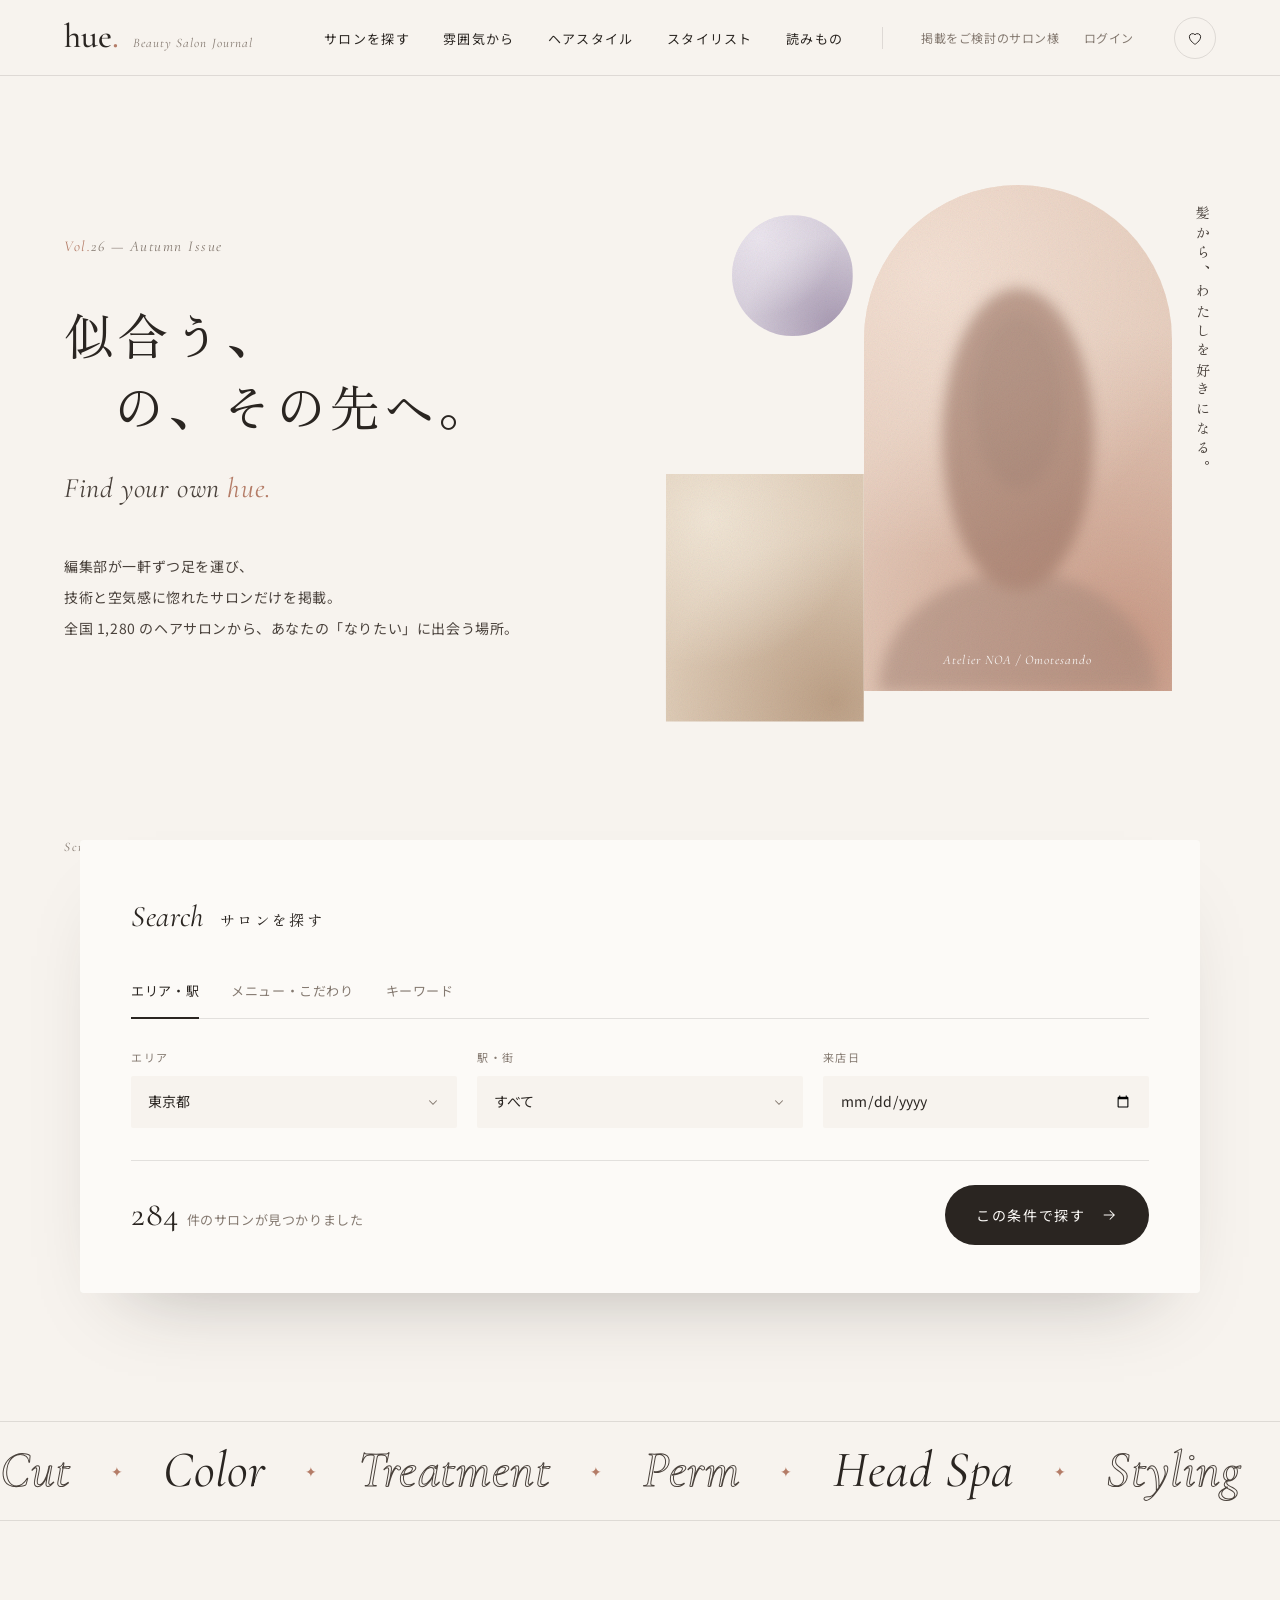
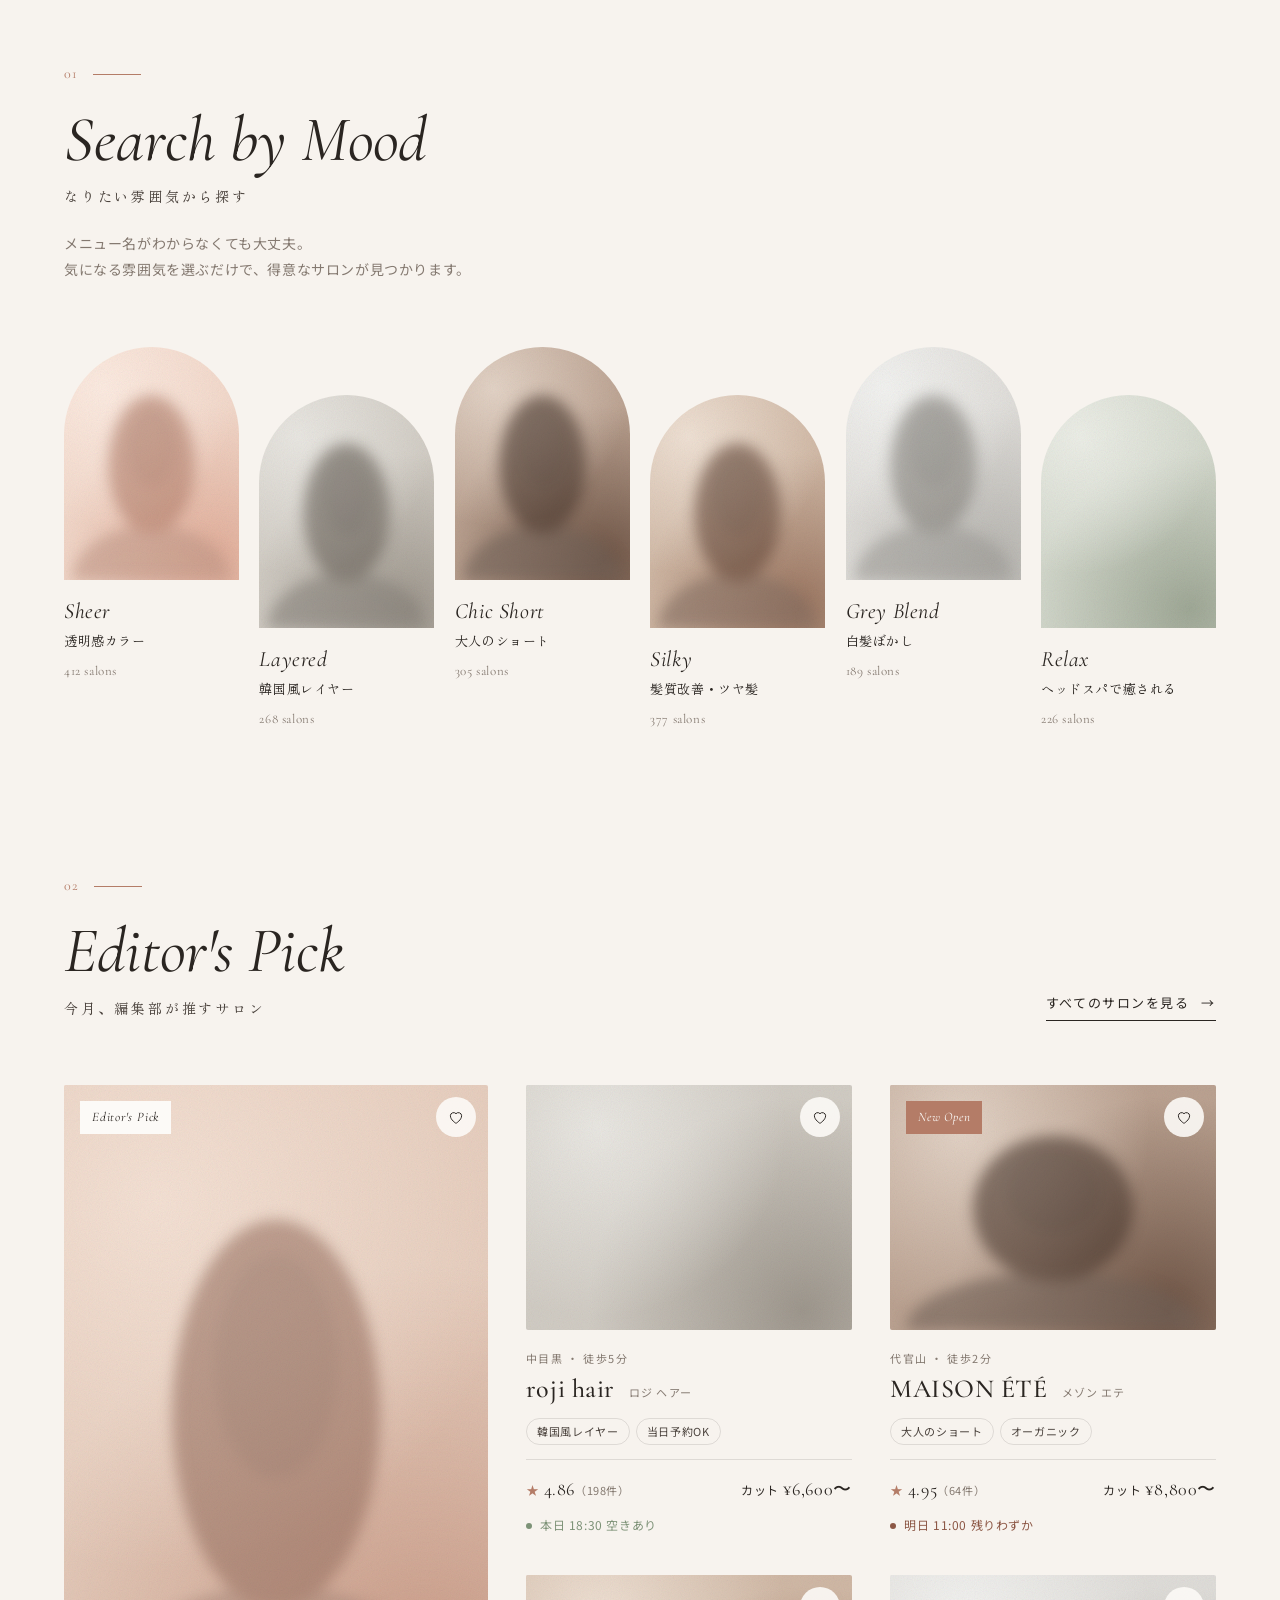
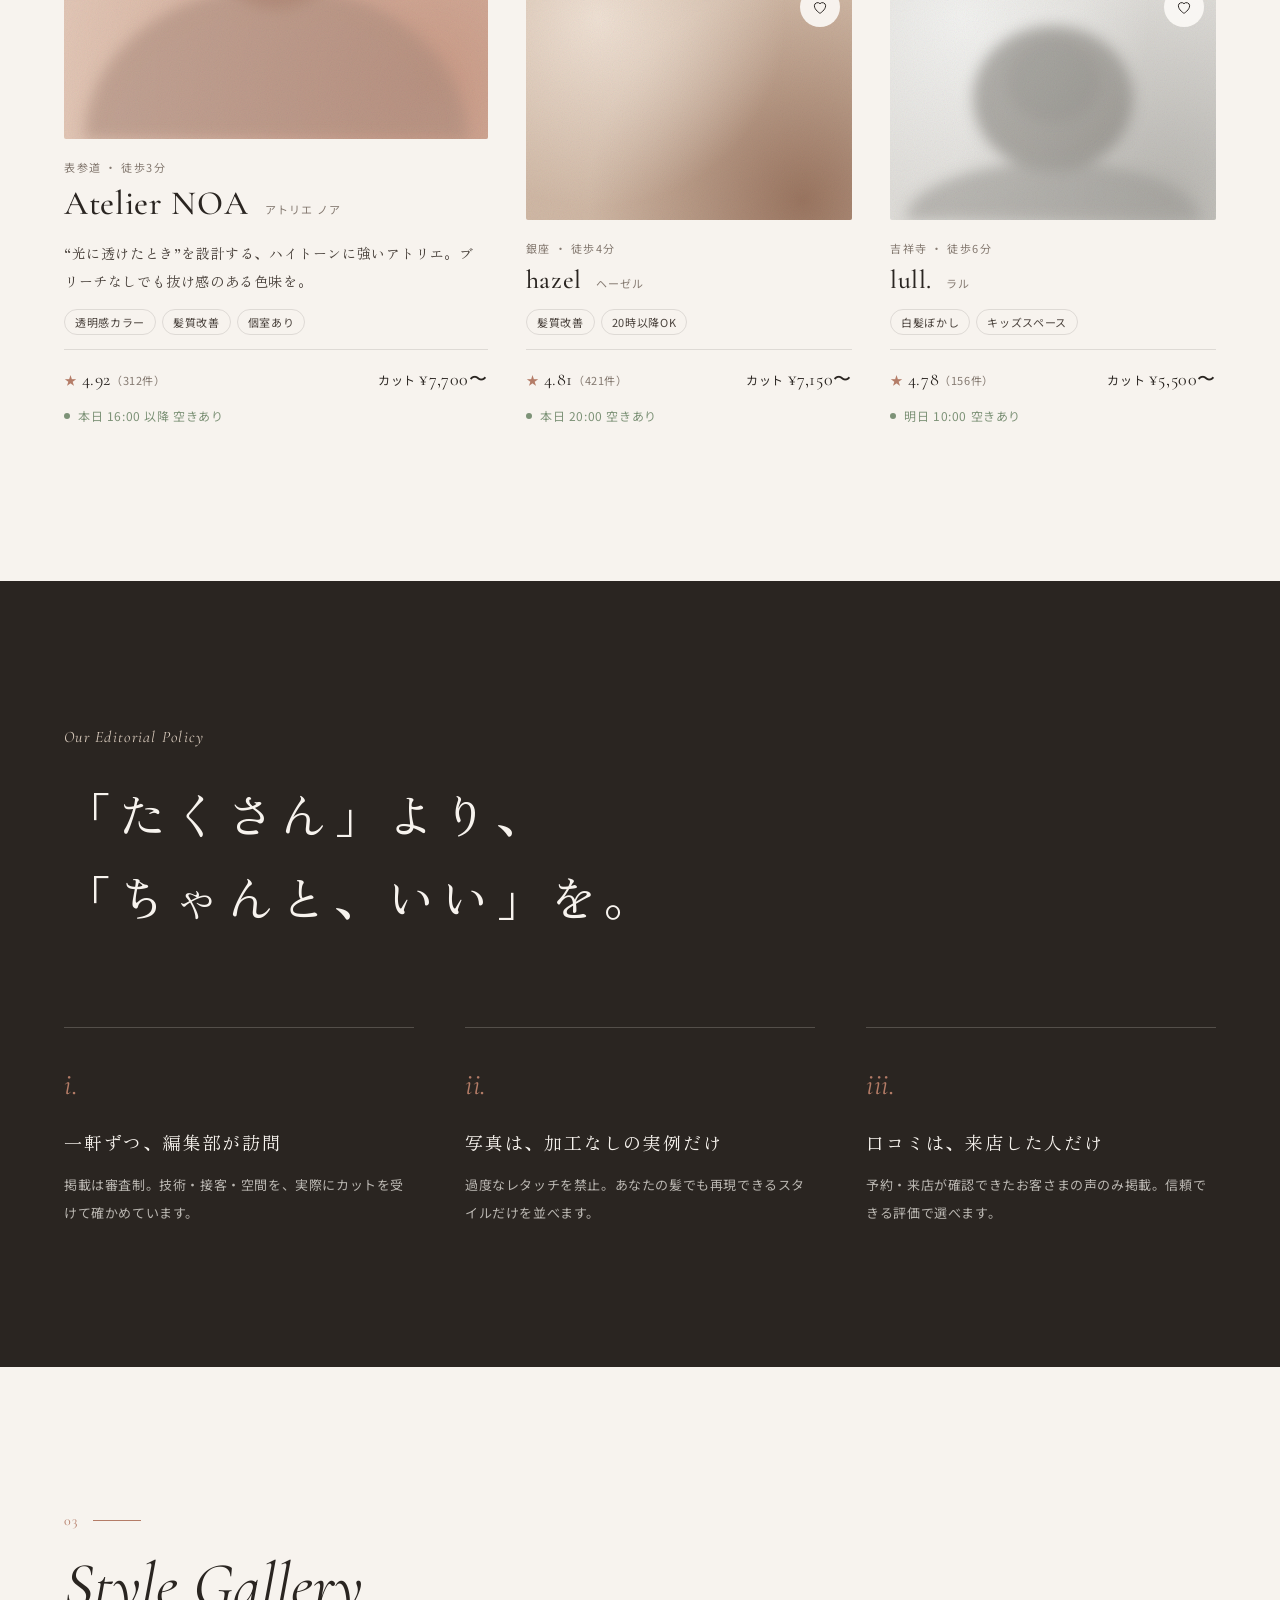
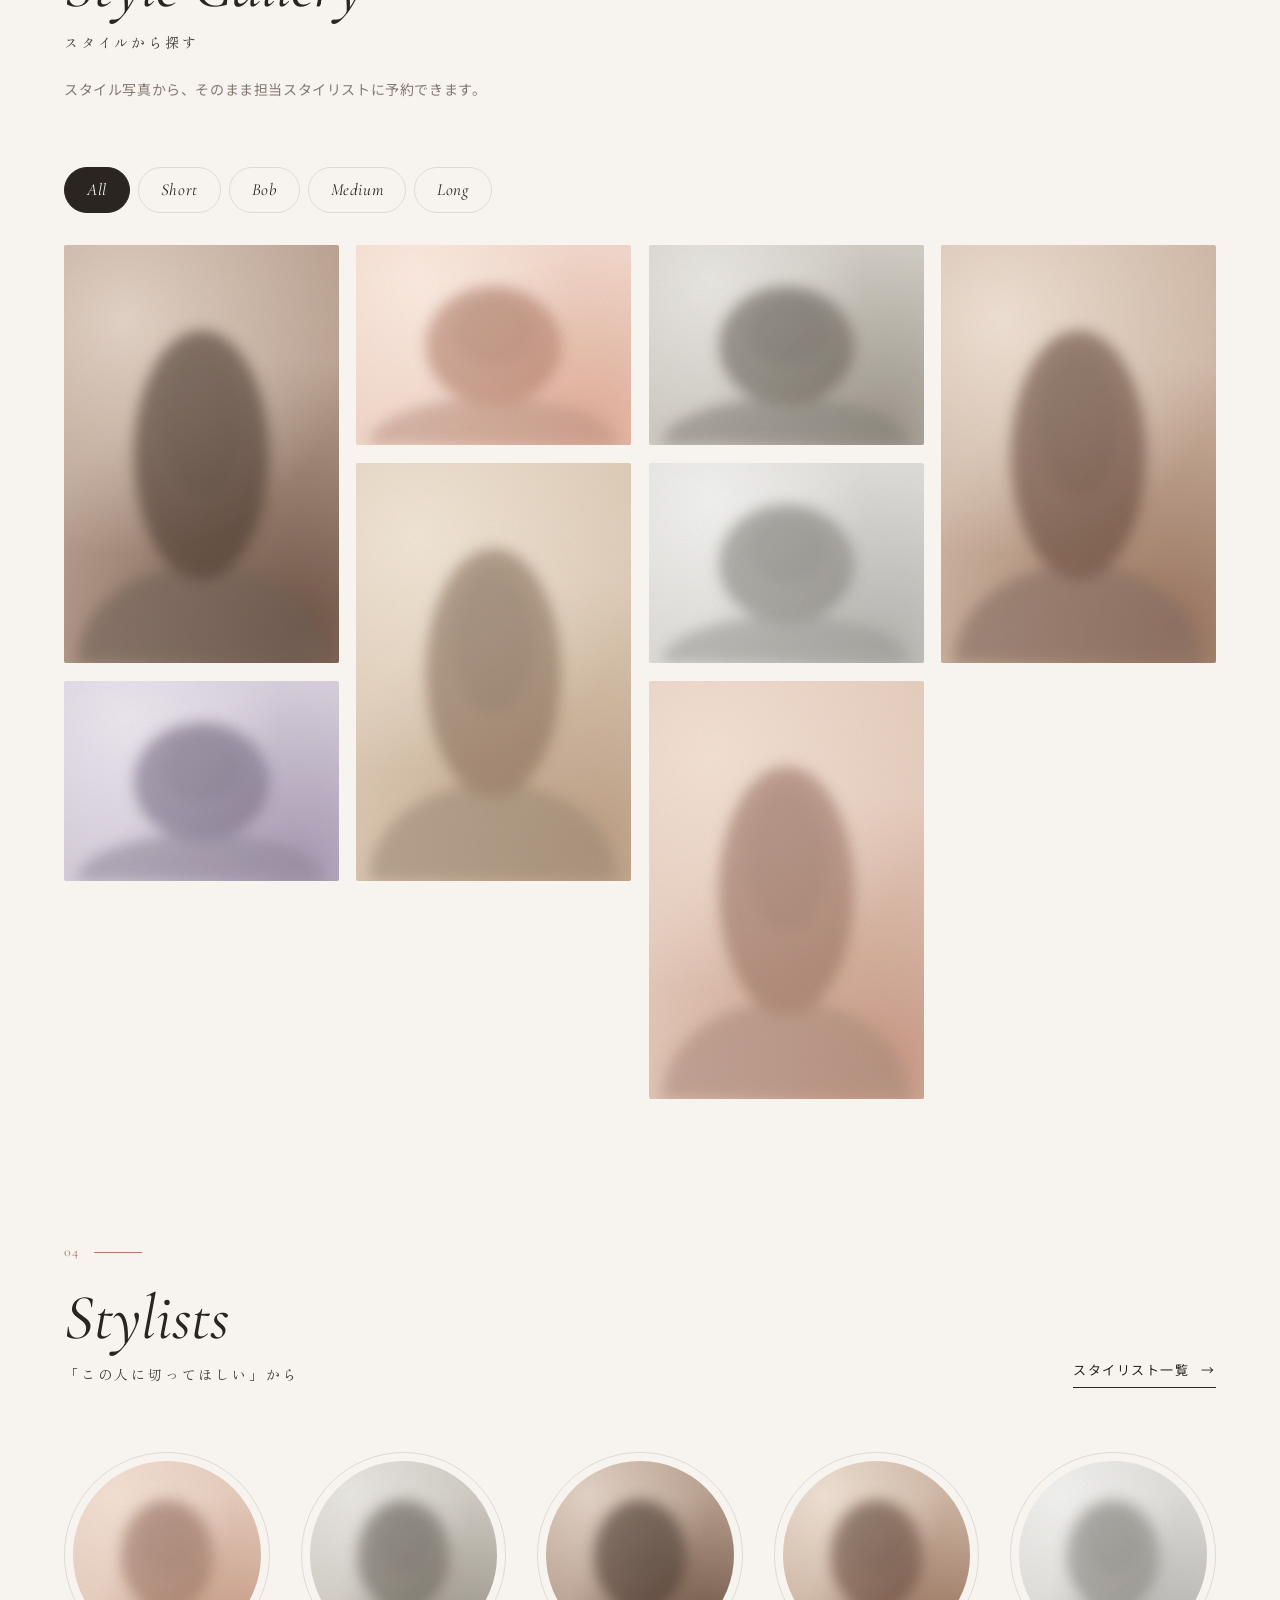
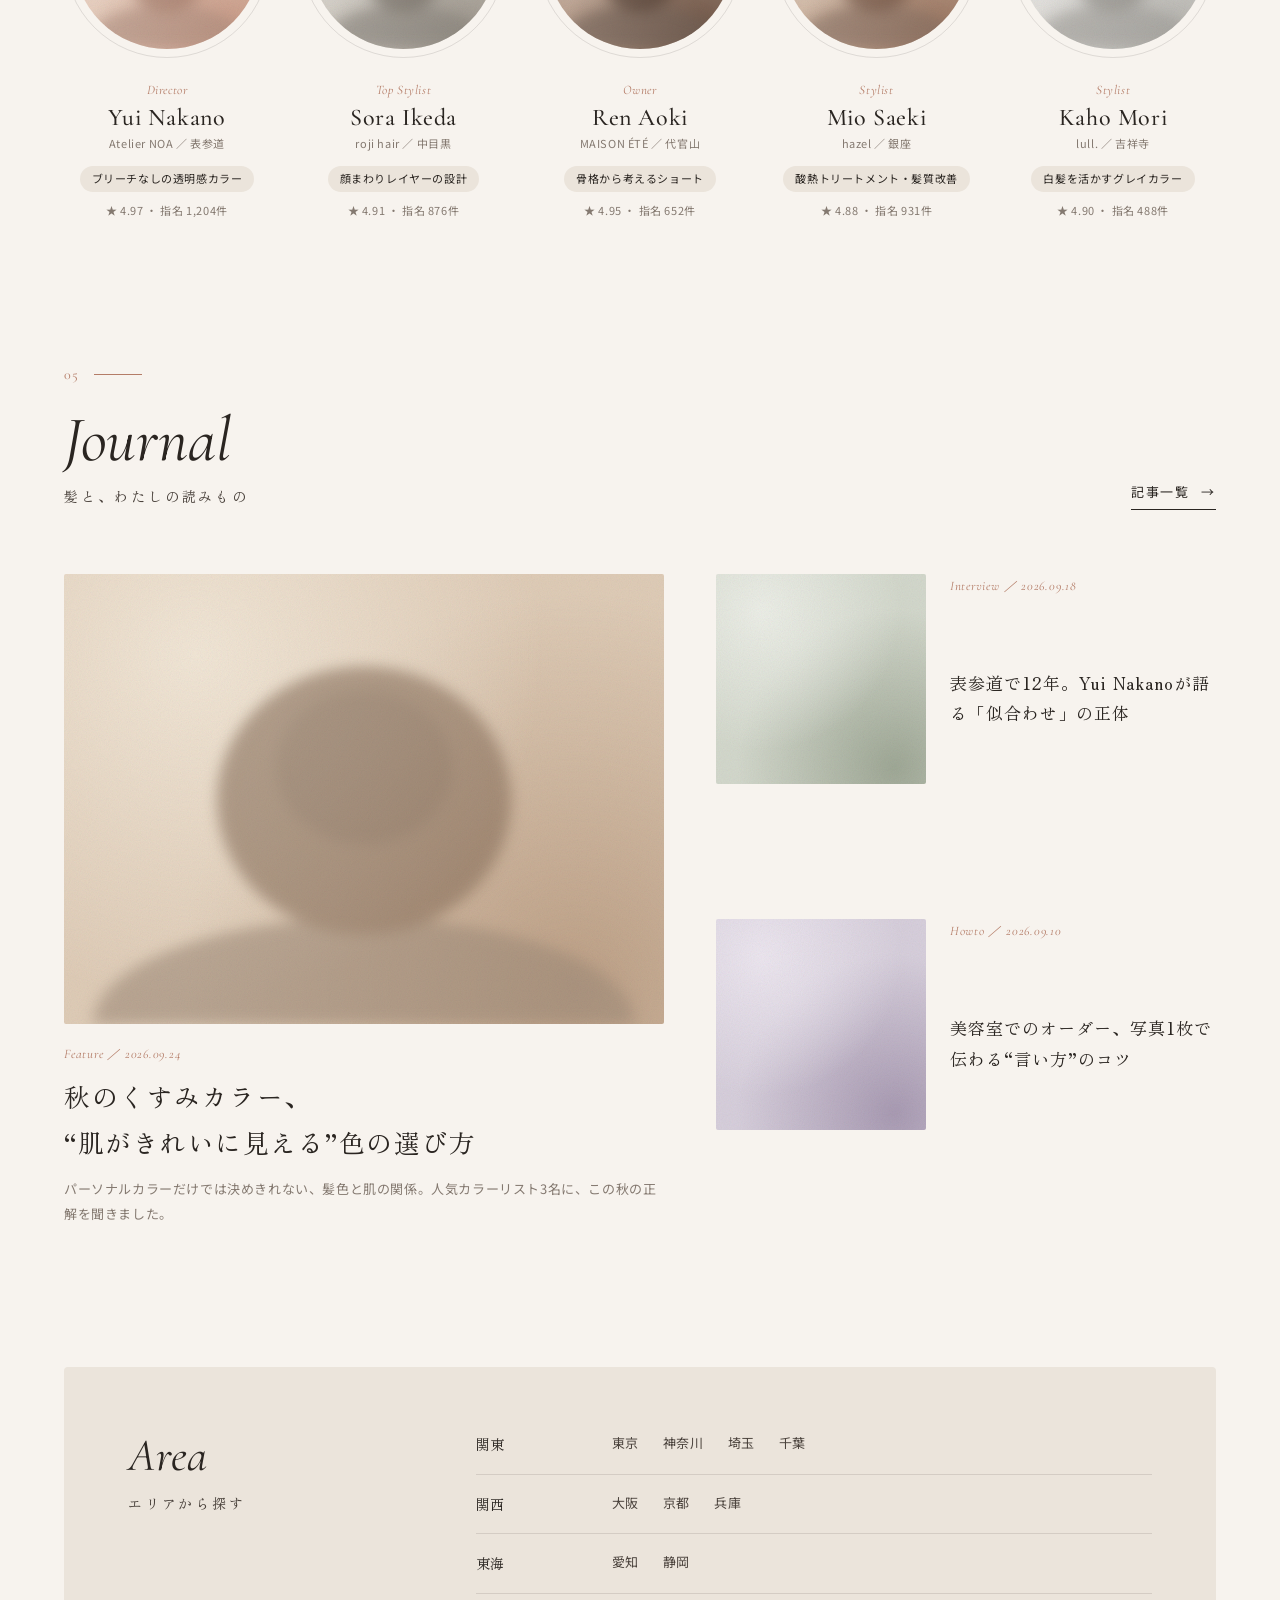
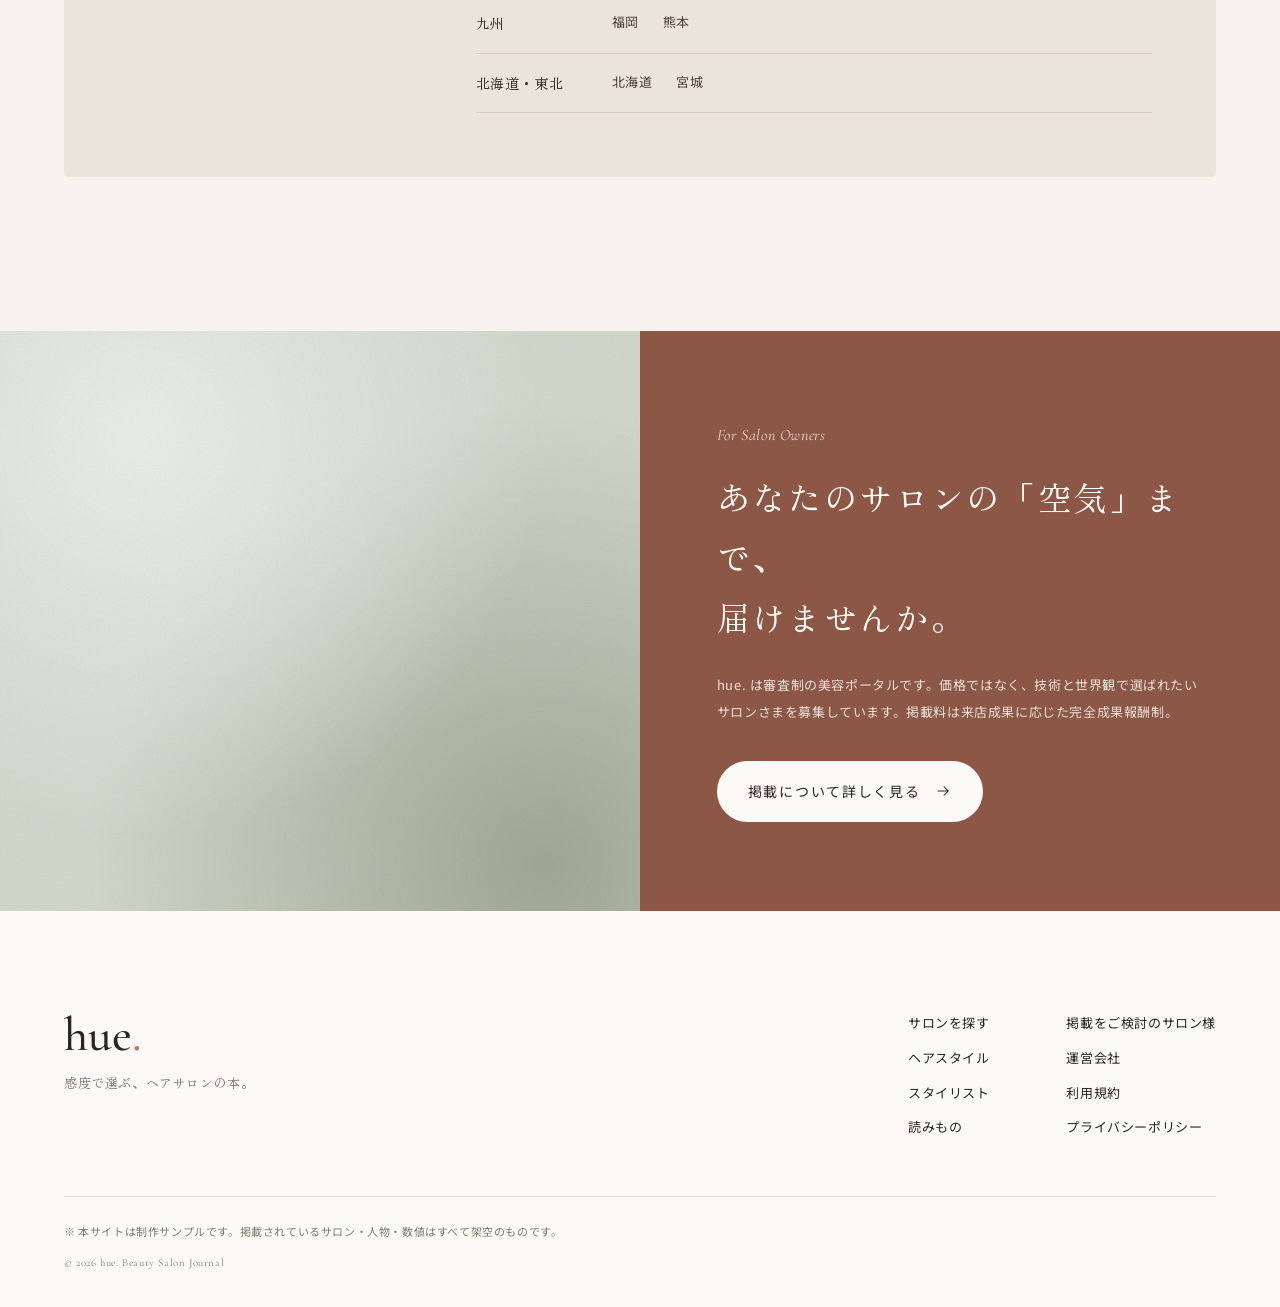
<file: sample_beauty.html>
<!DOCTYPE html>
<html lang="ja">
<head>
  <meta charset="UTF-8">
  <meta name="viewport" content="width=device-width, initial-scale=1.0">
  <title>hue. | 感度で選ぶ、ヘアサロンの本（サンプル）</title>
  <meta name="description" content="編集部が一軒ずつ選んだヘアサロンだけを掲載する美容ポータル「hue.」。エリア・なりたい雰囲気・スタイリストから、あなたに似合うサロンを。（架空サイトのサンプル）">
  <link rel="preconnect" href="https://fonts.googleapis.com">
  <link rel="preconnect" href="https://fonts.gstatic.com" crossorigin>
  <link href="https://fonts.googleapis.com/css2?family=Cormorant+Garamond:ital,wght@0,400;0,500;1,400;1,500&family=Noto+Sans+JP:wght@400;500&family=Zen+Old+Mincho:wght@400;500&display=swap" rel="stylesheet">
  <link rel="stylesheet" href="sample_beauty.css">
  <script src="sample_beauty.js" defer></script>
</head>
<body>

  <!-- ヘッダー -->
  <header class="header" id="top">
    <div class="header__inner">
      <a href="#top" class="logo" aria-label="hue. トップへ">
        <span class="logo__mark">hue<i>.</i></span>
        <span class="logo__tag">Beauty Salon Journal</span>
      </a>

      <nav class="gnav" id="gnav" aria-label="グローバルナビゲーション">
        <ul class="gnav__list">
          <li><a href="#search"><span class="gnav__en">Search</span>サロンを探す</a></li>
          <li><a href="#mood"><span class="gnav__en">Mood</span>雰囲気から</a></li>
          <li><a href="#styles"><span class="gnav__en">Style</span>ヘアスタイル</a></li>
          <li><a href="#stylists"><span class="gnav__en">Stylist</span>スタイリスト</a></li>
          <li><a href="#journal"><span class="gnav__en">Journal</span>読みもの</a></li>
        </ul>
        <div class="gnav__sub">
          <a href="#owner">掲載をご検討のサロン様</a>
          <a href="#top">ログイン</a>
        </div>
      </nav>

      <div class="header__actions">
        <a href="#pickup" class="icon-btn" aria-label="お気に入り">
          <svg viewBox="0 0 24 24" aria-hidden="true"><path d="M12 20.5s-7.5-4.6-7.5-10.2A4.3 4.3 0 0 1 12 7.6a4.3 4.3 0 0 1 7.5 2.7c0 5.6-7.5 10.2-7.5 10.2Z"/></svg>
        </a>
        <button class="menu-btn" id="menuBtn" aria-label="メニューを開く" aria-expanded="false" aria-controls="gnav">
          <span></span><span></span>
        </button>
      </div>
    </div>
  </header>

  <main>

    <!-- ========== メインビジュアル ========== -->
    <section class="hero">
      <div class="hero__copy">
        <p class="hero__eyebrow"><span>Vol.</span>26 — Autumn Issue</p>
        <h1 class="hero__title">
          <span class="hero__title-line">似合う、</span>
          <span class="hero__title-line">の、その先へ。</span>
        </h1>
        <p class="hero__en">Find your own <em>hue.</em></p>
        <p class="hero__lead">
          編集部が一軒ずつ足を運び、<br>
          技術と空気感に惚れたサロンだけを掲載。<br>
          全国 1,280 のヘアサロンから、<br class="sp-only">あなたの「なりたい」に出会う場所。
        </p>
      </div>

      <div class="hero__visual" aria-hidden="true">
        <figure class="hero__img hero__img--main">
          <div class="ph ph--portrait ph--a"></div>
          <figcaption>Atelier NOA / Omotesando</figcaption>
        </figure>
        <figure class="hero__img hero__img--sub">
          <div class="ph ph--b"></div>
        </figure>
        <figure class="hero__img hero__img--round">
          <div class="ph ph--c"></div>
        </figure>
        <p class="hero__vertical">髪から、わたしを好きになる。</p>
      </div>

      <a href="#search" class="hero__scroll" aria-label="検索へスクロール"><span>Scroll</span></a>
    </section>

    <!-- ========== 検索 ========== -->
    <section class="search" id="search" aria-labelledby="search-title">
      <form class="search__box" id="searchForm">
        <h2 class="search__title" id="search-title"><span class="en">Search</span>サロンを探す</h2>

        <!-- タブ切り替え（CSSの :checked で表示を切り替え） -->
        <div class="search__tabs" role="radiogroup" aria-label="検索方法">
          <input type="radio" name="mode" id="mode-area" checked>
          <label for="mode-area">エリア・駅</label>
          <input type="radio" name="mode" id="mode-menu">
          <label for="mode-menu">メニュー・こだわり</label>
          <input type="radio" name="mode" id="mode-word">
          <label for="mode-word">キーワード</label>
        </div>

        <div class="search__panel search__panel--area">
          <div class="field">
            <label for="pref" class="field__label">エリア</label>
            <select id="pref" class="field__control">
              <option>東京都</option><option>神奈川県</option><option>大阪府</option><option>愛知県</option><option>福岡県</option>
            </select>
          </div>
          <div class="field">
            <label for="station" class="field__label">駅・街</label>
            <select id="station" class="field__control">
              <option>すべて</option><option>表参道・青山</option><option>代官山・中目黒</option><option>銀座・有楽町</option><option>恵比寿・広尾</option><option>吉祥寺</option>
            </select>
          </div>
          <div class="field">
            <label for="date" class="field__label">来店日</label>
            <input type="date" id="date" class="field__control">
          </div>
        </div>

        <div class="search__panel search__panel--menu">
          <fieldset class="chips">
            <legend class="field__label">メニュー</legend>
            <label class="chip"><input type="checkbox" checked><span>カット</span></label>
            <label class="chip"><input type="checkbox"><span>カラー</span></label>
            <label class="chip"><input type="checkbox"><span>ブリーチ</span></label>
            <label class="chip"><input type="checkbox"><span>パーマ</span></label>
            <label class="chip"><input type="checkbox"><span>縮毛矯正</span></label>
            <label class="chip"><input type="checkbox"><span>髪質改善</span></label>
            <label class="chip"><input type="checkbox"><span>ヘッドスパ</span></label>
          </fieldset>
          <fieldset class="chips">
            <legend class="field__label">こだわり</legend>
            <label class="chip"><input type="checkbox"><span>個室あり</span></label>
            <label class="chip"><input type="checkbox"><span>当日予約OK</span></label>
            <label class="chip"><input type="checkbox"><span>20時以降も営業</span></label>
            <label class="chip"><input type="checkbox"><span>オーガニック薬剤</span></label>
            <label class="chip"><input type="checkbox"><span>キッズスペース</span></label>
          </fieldset>
        </div>

        <div class="search__panel search__panel--word">
          <div class="field field--wide">
            <label for="keyword" class="field__label">キーワード</label>
            <input type="search" id="keyword" class="field__control" placeholder="サロン名・スタイリスト名・「くすみピンク」など">
          </div>
          <p class="search__suggest">
            <span>よく検索されています</span>
            <a href="#styles">#透明感カラー</a>
            <a href="#styles">#韓国風レイヤー</a>
            <a href="#styles">#耳かけショート</a>
            <a href="#styles">#白髪ぼかし</a>
          </p>
        </div>

        <div class="search__foot">
          <p class="search__count"><em>284</em> 件のサロンが見つかりました</p>
          <button type="submit" class="btn btn--dark">
            この条件で探す
            <svg viewBox="0 0 24 24" aria-hidden="true"><path d="M5 12h14M13 6l6 6-6 6"/></svg>
          </button>
        </div>
        <p class="search__msg" id="searchMsg" role="status"></p>
      </form>
    </section>

    <!-- ========== 流れるテキスト ========== -->
    <div class="marquee" aria-hidden="true">
      <div class="marquee__track">
        <span>Cut</span><i>✦</i><span>Color</span><i>✦</i><span>Treatment</span><i>✦</i><span>Perm</span><i>✦</i><span>Head Spa</span><i>✦</i><span>Styling</span><i>✦</i>
        <span>Cut</span><i>✦</i><span>Color</span><i>✦</i><span>Treatment</span><i>✦</i><span>Perm</span><i>✦</i><span>Head Spa</span><i>✦</i><span>Styling</span><i>✦</i>
      </div>
    </div>

    <!-- ========== なりたい雰囲気から探す ========== -->
    <section class="section mood" id="mood" aria-labelledby="mood-title">
      <div class="section__head">
        <p class="section__num">01</p>
        <h2 class="section__title" id="mood-title"><span class="en">Search by Mood</span>なりたい雰囲気から探す</h2>
        <p class="section__desc">メニュー名がわからなくても大丈夫。<br>気になる雰囲気を選ぶだけで、得意なサロンが見つかります。</p>
      </div>

      <ul class="mood__list">
        <li class="mood__item reveal">
          <a href="#pickup">
            <div class="ph ph--portrait ph--d"></div>
            <p class="mood__en">Sheer</p>
            <p class="mood__ja">透明感カラー</p>
            <span class="mood__count">412 salons</span>
          </a>
        </li>
        <li class="mood__item reveal">
          <a href="#pickup">
            <div class="ph ph--portrait ph--e"></div>
            <p class="mood__en">Layered</p>
            <p class="mood__ja">韓国風レイヤー</p>
            <span class="mood__count">268 salons</span>
          </a>
        </li>
        <li class="mood__item reveal">
          <a href="#pickup">
            <div class="ph ph--portrait ph--f"></div>
            <p class="mood__en">Chic Short</p>
            <p class="mood__ja">大人のショート</p>
            <span class="mood__count">305 salons</span>
          </a>
        </li>
        <li class="mood__item reveal">
          <a href="#pickup">
            <div class="ph ph--portrait ph--g"></div>
            <p class="mood__en">Silky</p>
            <p class="mood__ja">髪質改善・ツヤ髪</p>
            <span class="mood__count">377 salons</span>
          </a>
        </li>
        <li class="mood__item reveal">
          <a href="#pickup">
            <div class="ph ph--portrait ph--h"></div>
            <p class="mood__en">Grey Blend</p>
            <p class="mood__ja">白髪ぼかし</p>
            <span class="mood__count">189 salons</span>
          </a>
        </li>
        <li class="mood__item reveal">
          <a href="#pickup">
            <div class="ph ph--i"></div>
            <p class="mood__en">Relax</p>
            <p class="mood__ja">ヘッドスパで癒される</p>
            <span class="mood__count">226 salons</span>
          </a>
        </li>
      </ul>
    </section>

    <!-- ========== 注目のサロン ========== -->
    <section class="section pickup" id="pickup" aria-labelledby="pickup-title">
      <div class="section__head section__head--row">
        <div>
          <p class="section__num">02</p>
          <h2 class="section__title" id="pickup-title"><span class="en">Editor's Pick</span>今月、編集部が推すサロン</h2>
        </div>
        <a href="#search" class="link-more">すべてのサロンを見る<span aria-hidden="true">→</span></a>
      </div>

      <div class="salon-grid">
        <!-- 1枚目は大きく見せる -->
        <article class="salon salon--feature reveal">
          <div class="salon__img">
            <div class="ph ph--portrait ph--a"></div>
            <span class="salon__badge">Editor's Pick</span>
            <label class="fav" aria-label="お気に入りに追加"><input type="checkbox"><svg viewBox="0 0 24 24" aria-hidden="true"><path d="M12 20.5s-7.5-4.6-7.5-10.2A4.3 4.3 0 0 1 12 7.6a4.3 4.3 0 0 1 7.5 2.7c0 5.6-7.5 10.2-7.5 10.2Z"/></svg></label>
          </div>
          <div class="salon__body">
            <p class="salon__area">表参道 ・ 徒歩3分</p>
            <h3 class="salon__name">Atelier NOA <span>アトリエ ノア</span></h3>
            <p class="salon__catch">“光に透けたとき”を設計する、ハイトーンに強いアトリエ。ブリーチなしでも抜け感のある色味を。</p>
            <ul class="tags"><li>透明感カラー</li><li>髪質改善</li><li>個室あり</li></ul>
            <div class="salon__meta">
              <p class="rating"><span class="rating__star">★</span>4.92<span class="rating__count">（312件）</span></p>
              <p class="salon__price">カット <em>¥7,700〜</em></p>
            </div>
            <p class="salon__slot"><span class="dot"></span>本日 16:00 以降 空きあり</p>
          </div>
        </article>

        <article class="salon reveal">
          <div class="salon__img">
            <div class="ph ph--e"></div>
            <label class="fav" aria-label="お気に入りに追加"><input type="checkbox"><svg viewBox="0 0 24 24" aria-hidden="true"><path d="M12 20.5s-7.5-4.6-7.5-10.2A4.3 4.3 0 0 1 12 7.6a4.3 4.3 0 0 1 7.5 2.7c0 5.6-7.5 10.2-7.5 10.2Z"/></svg></label>
          </div>
          <div class="salon__body">
            <p class="salon__area">中目黒 ・ 徒歩5分</p>
            <h3 class="salon__name">roji hair <span>ロジ ヘアー</span></h3>
            <ul class="tags"><li>韓国風レイヤー</li><li>当日予約OK</li></ul>
            <div class="salon__meta">
              <p class="rating"><span class="rating__star">★</span>4.86<span class="rating__count">（198件）</span></p>
              <p class="salon__price">カット <em>¥6,600〜</em></p>
            </div>
            <p class="salon__slot"><span class="dot"></span>本日 18:30 空きあり</p>
          </div>
        </article>

        <article class="salon reveal">
          <div class="salon__img">
            <div class="ph ph--portrait ph--f"></div>
            <span class="salon__badge salon__badge--new">New Open</span>
            <label class="fav" aria-label="お気に入りに追加"><input type="checkbox"><svg viewBox="0 0 24 24" aria-hidden="true"><path d="M12 20.5s-7.5-4.6-7.5-10.2A4.3 4.3 0 0 1 12 7.6a4.3 4.3 0 0 1 7.5 2.7c0 5.6-7.5 10.2-7.5 10.2Z"/></svg></label>
          </div>
          <div class="salon__body">
            <p class="salon__area">代官山 ・ 徒歩2分</p>
            <h3 class="salon__name">MAISON ÉTÉ <span>メゾン エテ</span></h3>
            <ul class="tags"><li>大人のショート</li><li>オーガニック</li></ul>
            <div class="salon__meta">
              <p class="rating"><span class="rating__star">★</span>4.95<span class="rating__count">（64件）</span></p>
              <p class="salon__price">カット <em>¥8,800〜</em></p>
            </div>
            <p class="salon__slot salon__slot--few"><span class="dot"></span>明日 11:00 残りわずか</p>
          </div>
        </article>

        <article class="salon reveal">
          <div class="salon__img">
            <div class="ph ph--g"></div>
            <label class="fav" aria-label="お気に入りに追加"><input type="checkbox"><svg viewBox="0 0 24 24" aria-hidden="true"><path d="M12 20.5s-7.5-4.6-7.5-10.2A4.3 4.3 0 0 1 12 7.6a4.3 4.3 0 0 1 7.5 2.7c0 5.6-7.5 10.2-7.5 10.2Z"/></svg></label>
          </div>
          <div class="salon__body">
            <p class="salon__area">銀座 ・ 徒歩4分</p>
            <h3 class="salon__name">hazel <span>ヘーゼル</span></h3>
            <ul class="tags"><li>髪質改善</li><li>20時以降OK</li></ul>
            <div class="salon__meta">
              <p class="rating"><span class="rating__star">★</span>4.81<span class="rating__count">（421件）</span></p>
              <p class="salon__price">カット <em>¥7,150〜</em></p>
            </div>
            <p class="salon__slot"><span class="dot"></span>本日 20:00 空きあり</p>
          </div>
        </article>

        <article class="salon reveal">
          <div class="salon__img">
            <div class="ph ph--portrait ph--h"></div>
            <label class="fav" aria-label="お気に入りに追加"><input type="checkbox"><svg viewBox="0 0 24 24" aria-hidden="true"><path d="M12 20.5s-7.5-4.6-7.5-10.2A4.3 4.3 0 0 1 12 7.6a4.3 4.3 0 0 1 7.5 2.7c0 5.6-7.5 10.2-7.5 10.2Z"/></svg></label>
          </div>
          <div class="salon__body">
            <p class="salon__area">吉祥寺 ・ 徒歩6分</p>
            <h3 class="salon__name">lull. <span>ラル</span></h3>
            <ul class="tags"><li>白髪ぼかし</li><li>キッズスペース</li></ul>
            <div class="salon__meta">
              <p class="rating"><span class="rating__star">★</span>4.78<span class="rating__count">（156件）</span></p>
              <p class="salon__price">カット <em>¥5,500〜</em></p>
            </div>
            <p class="salon__slot"><span class="dot"></span>明日 10:00 空きあり</p>
          </div>
        </article>
      </div>
    </section>

    <!-- ========== コンセプト（ポータルの考え方） ========== -->
    <section class="concept" aria-labelledby="concept-title">
      <div class="concept__inner">
        <p class="concept__en">Our Editorial Policy</p>
        <h2 class="concept__title" id="concept-title">
          「たくさん」より、<br>「ちゃんと、いい」を。
        </h2>
        <ol class="concept__list">
          <li class="reveal">
            <span class="concept__num">i.</span>
            <h3>一軒ずつ、編集部が訪問</h3>
            <p>掲載は審査制。技術・接客・空間を、実際にカットを受けて確かめています。</p>
          </li>
          <li class="reveal">
            <span class="concept__num">ii.</span>
            <h3>写真は、加工なしの実例だけ</h3>
            <p>過度なレタッチを禁止。あなたの髪でも再現できるスタイルだけを並べます。</p>
          </li>
          <li class="reveal">
            <span class="concept__num">iii.</span>
            <h3>口コミは、来店した人だけ</h3>
            <p>予約・来店が確認できたお客さまの声のみ掲載。信頼できる評価で選べます。</p>
          </li>
        </ol>
      </div>
    </section>

    <!-- ========== スタイルギャラリー ========== -->
    <section class="section styles" id="styles" aria-labelledby="styles-title">
      <div class="section__head">
        <p class="section__num">03</p>
        <h2 class="section__title" id="styles-title"><span class="en">Style Gallery</span>スタイルから探す</h2>
        <p class="section__desc">スタイル写真から、そのまま担当スタイリストに予約できます。</p>
      </div>

      <!-- 長さで絞り込み（CSSの :has() で表示を切り替え） -->
      <div class="filter" role="radiogroup" aria-label="髪の長さで絞り込み">
        <input type="radio" name="length" id="len-all" checked><label for="len-all">All</label>
        <input type="radio" name="length" id="len-short"><label for="len-short">Short</label>
        <input type="radio" name="length" id="len-bob"><label for="len-bob">Bob</label>
        <input type="radio" name="length" id="len-medium"><label for="len-medium">Medium</label>
        <input type="radio" name="length" id="len-long"><label for="len-long">Long</label>
      </div>

      <ul class="style-grid">
        <li class="style-card is-short is-tall">
          <a href="#stylists"><div class="ph ph--portrait ph--f"></div>
            <div class="style-card__info"><p class="style-card__name">耳かけハンサムショート</p><p class="style-card__by">by Ren / MAISON ÉTÉ</p></div></a>
        </li>
        <li class="style-card is-bob">
          <a href="#stylists"><div class="ph ph--portrait ph--d"></div>
            <div class="style-card__info"><p class="style-card__name">切りっぱなしミニボブ</p><p class="style-card__by">by Yui / Atelier NOA</p></div></a>
        </li>
        <li class="style-card is-long">
          <a href="#stylists"><div class="ph ph--portrait ph--e"></div>
            <div class="style-card__info"><p class="style-card__name">くびれレイヤーロング</p><p class="style-card__by">by Sora / roji hair</p></div></a>
        </li>
        <li class="style-card is-medium is-tall">
          <a href="#stylists"><div class="ph ph--portrait ph--g"></div>
            <div class="style-card__info"><p class="style-card__name">ツヤ髪ワンカールミディ</p><p class="style-card__by">by Mio / hazel</p></div></a>
        </li>
        <li class="style-card is-bob is-tall">
          <a href="#stylists"><div class="ph ph--portrait ph--b"></div>
            <div class="style-card__info"><p class="style-card__name">ミルクティーベージュボブ</p><p class="style-card__by">by Yui / Atelier NOA</p></div></a>
        </li>
        <li class="style-card is-short">
          <a href="#stylists"><div class="ph ph--portrait ph--h"></div>
            <div class="style-card__info"><p class="style-card__name">白髪ぼかしマッシュショート</p><p class="style-card__by">by Kaho / lull.</p></div></a>
        </li>
        <li class="style-card is-medium">
          <a href="#stylists"><div class="ph ph--portrait ph--c"></div>
            <div class="style-card__info"><p class="style-card__name">ラベンダーグレージュ</p><p class="style-card__by">by Sora / roji hair</p></div></a>
        </li>
        <li class="style-card is-long is-tall">
          <a href="#stylists"><div class="ph ph--portrait ph--a"></div>
            <div class="style-card__info"><p class="style-card__name">透け感ハイライトロング</p><p class="style-card__by">by Yui / Atelier NOA</p></div></a>
        </li>
      </ul>
    </section>

    <!-- ========== スタイリスト ========== -->
    <section class="section stylists" id="stylists" aria-labelledby="stylists-title">
      <div class="section__head section__head--row">
        <div>
          <p class="section__num">04</p>
          <h2 class="section__title" id="stylists-title"><span class="en">Stylists</span>「この人に切ってほしい」から</h2>
        </div>
        <a href="#stylists" class="link-more">スタイリスト一覧<span aria-hidden="true">→</span></a>
      </div>

      <ul class="stylist-list">
        <li class="stylist">
          <div class="stylist__photo"><div class="ph ph--portrait ph--a"></div></div>
          <p class="stylist__role">Director</p>
          <h3 class="stylist__name">Yui Nakano</h3>
          <p class="stylist__salon">Atelier NOA ／ 表参道</p>
          <p class="stylist__skill">ブリーチなしの透明感カラー</p>
          <p class="stylist__rate">★ 4.97 ・ 指名 1,204件</p>
        </li>
        <li class="stylist">
          <div class="stylist__photo"><div class="ph ph--portrait ph--e"></div></div>
          <p class="stylist__role">Top Stylist</p>
          <h3 class="stylist__name">Sora Ikeda</h3>
          <p class="stylist__salon">roji hair ／ 中目黒</p>
          <p class="stylist__skill">顔まわりレイヤーの設計</p>
          <p class="stylist__rate">★ 4.91 ・ 指名 876件</p>
        </li>
        <li class="stylist">
          <div class="stylist__photo"><div class="ph ph--portrait ph--f"></div></div>
          <p class="stylist__role">Owner</p>
          <h3 class="stylist__name">Ren Aoki</h3>
          <p class="stylist__salon">MAISON ÉTÉ ／ 代官山</p>
          <p class="stylist__skill">骨格から考えるショート</p>
          <p class="stylist__rate">★ 4.95 ・ 指名 652件</p>
        </li>
        <li class="stylist">
          <div class="stylist__photo"><div class="ph ph--portrait ph--g"></div></div>
          <p class="stylist__role">Stylist</p>
          <h3 class="stylist__name">Mio Saeki</h3>
          <p class="stylist__salon">hazel ／ 銀座</p>
          <p class="stylist__skill">酸熱トリートメント・髪質改善</p>
          <p class="stylist__rate">★ 4.88 ・ 指名 931件</p>
        </li>
        <li class="stylist">
          <div class="stylist__photo"><div class="ph ph--portrait ph--h"></div></div>
          <p class="stylist__role">Stylist</p>
          <h3 class="stylist__name">Kaho Mori</h3>
          <p class="stylist__salon">lull. ／ 吉祥寺</p>
          <p class="stylist__skill">白髪を活かすグレイカラー</p>
          <p class="stylist__rate">★ 4.90 ・ 指名 488件</p>
        </li>
      </ul>
    </section>

    <!-- ========== 読みもの ========== -->
    <section class="section journal" id="journal" aria-labelledby="journal-title">
      <div class="section__head section__head--row">
        <div>
          <p class="section__num">05</p>
          <h2 class="section__title" id="journal-title"><span class="en">Journal</span>髪と、わたしの読みもの</h2>
        </div>
        <a href="#journal" class="link-more">記事一覧<span aria-hidden="true">→</span></a>
      </div>

      <div class="journal__grid">
        <article class="article article--main reveal">
          <a href="#journal">
            <div class="article__img"><div class="ph ph--portrait ph--b"></div></div>
            <p class="article__cat">Feature ／ 2026.09.24</p>
            <h3 class="article__title">秋のくすみカラー、<br>“肌がきれいに見える”色の選び方</h3>
            <p class="article__excerpt">パーソナルカラーだけでは決めきれない、髪色と肌の関係。人気カラーリスト3名に、この秋の正解を聞きました。</p>
          </a>
        </article>
        <article class="article reveal">
          <a href="#journal">
            <div class="article__img"><div class="ph ph--i"></div></div>
            <p class="article__cat">Interview ／ 2026.09.18</p>
            <h3 class="article__title">表参道で12年。Yui Nakanoが語る「似合わせ」の正体</h3>
          </a>
        </article>
        <article class="article reveal">
          <a href="#journal">
            <div class="article__img"><div class="ph ph--c"></div></div>
            <p class="article__cat">Howto ／ 2026.09.10</p>
            <h3 class="article__title">美容室でのオーダー、写真1枚で伝わる“言い方”のコツ</h3>
          </a>
        </article>
      </div>
    </section>

    <!-- ========== エリアから探す ========== -->
    <section class="section area" aria-labelledby="area-title">
      <div class="area__inner">
        <h2 class="section__title" id="area-title"><span class="en">Area</span>エリアから探す</h2>
        <dl class="area__list">
          <div><dt>関東</dt><dd><a href="#search">東京</a><a href="#search">神奈川</a><a href="#search">埼玉</a><a href="#search">千葉</a></dd></div>
          <div><dt>関西</dt><dd><a href="#search">大阪</a><a href="#search">京都</a><a href="#search">兵庫</a></dd></div>
          <div><dt>東海</dt><dd><a href="#search">愛知</a><a href="#search">静岡</a></dd></div>
          <div><dt>九州</dt><dd><a href="#search">福岡</a><a href="#search">熊本</a></dd></div>
          <div><dt>北海道・東北</dt><dd><a href="#search">北海道</a><a href="#search">宮城</a></dd></div>
        </dl>
      </div>
    </section>

    <!-- ========== 掲載希望のサロン向け ========== -->
    <section class="owner" id="owner" aria-labelledby="owner-title">
      <div class="owner__visual" aria-hidden="true"><div class="ph ph--i"></div></div>
      <div class="owner__body">
        <p class="owner__en">For Salon Owners</p>
        <h2 class="owner__title" id="owner-title">あなたのサロンの「空気」まで、<br>届けませんか。</h2>
        <p>hue. は審査制の美容ポータルです。価格ではなく、技術と世界観で選ばれたいサロンさまを募集しています。掲載料は来店成果に応じた完全成果報酬制。</p>
        <a href="#owner" class="btn btn--light">掲載について詳しく見る
          <svg viewBox="0 0 24 24" aria-hidden="true"><path d="M5 12h14M13 6l6 6-6 6"/></svg>
        </a>
      </div>
    </section>

  </main>

  <!-- フッター -->
  <footer class="footer">
    <div class="footer__inner">
      <div class="footer__brand">
        <p class="logo__mark">hue<i>.</i></p>
        <p class="footer__copy">感度で選ぶ、ヘアサロンの本。</p>
      </div>
      <nav class="footer__nav" aria-label="フッターナビゲーション">
        <ul>
          <li><a href="#search">サロンを探す</a></li>
          <li><a href="#styles">ヘアスタイル</a></li>
          <li><a href="#stylists">スタイリスト</a></li>
          <li><a href="#journal">読みもの</a></li>
        </ul>
        <ul>
          <li><a href="#owner">掲載をご検討のサロン様</a></li>
          <li><a href="#top">運営会社</a></li>
          <li><a href="#top">利用規約</a></li>
          <li><a href="#top">プライバシーポリシー</a></li>
        </ul>
      </nav>
    </div>
    <p class="footer__note">※ 本サイトは制作サンプルです。掲載されているサロン・人物・数値はすべて架空のものです。</p>
    <p class="footer__cr"><small>&copy; 2026 hue. Beauty Salon Journal</small></p>
  </footer>

  <!-- スマホ用 下部固定ナビ -->
  <nav class="tabbar" aria-label="クイックメニュー">
    <a href="#search"><svg viewBox="0 0 24 24" aria-hidden="true"><circle cx="11" cy="11" r="6.5"/><path d="m16 16 4 4"/></svg>探す</a>
    <a href="#styles"><svg viewBox="0 0 24 24" aria-hidden="true"><rect x="4" y="4" width="7" height="9" rx="1"/><rect x="13" y="4" width="7" height="6" rx="1"/><rect x="4" y="15" width="7" height="5" rx="1"/><rect x="13" y="12" width="7" height="8" rx="1"/></svg>スタイル</a>
    <a href="#pickup"><svg viewBox="0 0 24 24" aria-hidden="true"><path d="M12 20.5s-7.5-4.6-7.5-10.2A4.3 4.3 0 0 1 12 7.6a4.3 4.3 0 0 1 7.5 2.7c0 5.6-7.5 10.2-7.5 10.2Z"/></svg>お気に入り</a>
    <a href="#top"><svg viewBox="0 0 24 24" aria-hidden="true"><circle cx="12" cy="8.5" r="3.5"/><path d="M5 20c1-3.6 3.8-5.5 7-5.5s6 1.9 7 5.5"/></svg>マイページ</a>
  </nav>

</body>
</html>
</file>
<file: sample_beauty.css>
/* ==========================================================
   hue. — Beauty Salon Journal（美容ポータル サンプル）
   コンセプト：Editorial Quiet Luxury
   ・美容誌のような余白と明朝体、アイボリー × グレージュ × テラコッタローズ
   ・動きはすべて CSS（JS はメニュー開閉と検索フォームのみ）
   ========================================================== */

/* ---------- 変数 ---------- */
:root {
  --ivory: #f7f3ee;
  --paper: #fcfaf7;
  --greige: #ebe4db;
  --sand: #d9cbbd;
  --ink: #2a2521;
  --ink-soft: #4a423c;
  --muted: #847970;
  --line: rgba(42, 37, 33, 0.12);
  --accent: #b47c67;
  --accent-deep: #8c5745;
  --ok: #7d9277;

  --font-en: "Cormorant Garamond", serif;
  --font-serif: "Zen Old Mincho", serif;
  --font-sans: "Noto Sans JP", sans-serif;

  --header-h: 76px;
  --gutter: clamp(20px, 5vw, 64px);
  --max: 1280px;
  --ease: cubic-bezier(0.22, 1, 0.36, 1);
}

/* ---------- ベース ---------- */
*,
*::before,
*::after {
  box-sizing: border-box;
}

html {
  scroll-behavior: smooth;
  scroll-padding-top: var(--header-h);
  color-scheme: light;
}

body {
  margin: 0;
  background: var(--ivory);
  color: var(--ink);
  font-family: var(--font-sans);
  font-size: 15px;
  line-height: 1.9;
  letter-spacing: 0.04em;
  -webkit-font-smoothing: antialiased;
  overflow-x: clip;
}

img,
svg {
  display: block;
}

a {
  color: inherit;
  text-decoration: none;
}

ul,
ol,
dl,
dd,
figure,
fieldset {
  margin: 0;
  padding: 0;
  list-style: none;
  border: 0;
}

h1,
h2,
h3,
p {
  margin: 0;
}

button,
input,
select {
  font: inherit;
  color: inherit;
}

:focus-visible {
  outline: 2px solid var(--accent);
  outline-offset: 3px;
}

::selection {
  background: var(--sand);
}

.sp-only {
  display: none;
}

.en {
  font-family: var(--font-en);
}

/* ==========================================================
   写真プレースホルダー
   実写真に差し替える場合は .ph を <img> に置き換えるだけで OK
   ========================================================== */
.ph {
  --c1: #f1dccf;
  --c2: #c99a86;
  --c3: #e4cbbb;
  --fig: #8f6a5b;
  position: relative;
  width: 100%;
  height: 100%;
  overflow: hidden;
  background:
    radial-gradient(circle at 22% 18%, var(--c1), transparent 58%),
    radial-gradient(circle at 85% 92%, var(--c2), transparent 60%),
    var(--c3);
  transition: transform 1.2s var(--ease);
}

/* 粒子感（フィルムのようなざらつき） */
.ph::after {
  content: "";
  position: absolute;
  inset: 0;
  background-image: url("data:image/svg+xml,%3Csvg xmlns='http://www.w3.org/2000/svg' width='160' height='160'%3E%3Cfilter id='n'%3E%3CfeTurbulence type='fractalNoise' baseFrequency='.9' numOctaves='2' stitchTiles='stitch'/%3E%3C/filter%3E%3Crect width='100%25' height='100%25' filter='url(%23n)' opacity='.55'/%3E%3C/svg%3E");
  mix-blend-mode: multiply;
  opacity: 0.22;
  pointer-events: none;
}

/* 人物シルエット（ソフトフォーカスのポートレート風） */
.ph--portrait::before {
  content: "";
  position: absolute;
  inset: 8% 0 0;
  background:
    radial-gradient(ellipse 15% 19% at 50% 38%, var(--fig) 0 96%, transparent 100%),
    radial-gradient(ellipse 25% 33% at 50% 46%, color-mix(in srgb, var(--fig) 80%, var(--c2)) 0 96%, transparent 100%),
    radial-gradient(ellipse 46% 26% at 50% 100%, color-mix(in srgb, var(--fig) 70%, var(--c1)) 0 96%, transparent 100%);
  filter: blur(7px);
  opacity: 0.6;
}

.ph--a { --c1: #f4e1d4; --c2: #c99a86; --c3: #e6cdbd; --fig: #8f6a5b; }
.ph--b { --c1: #f1e6d6; --c2: #bda086; --c3: #dfccb7; --fig: #7d6552; }
.ph--c { --c1: #ece6ef; --c2: #a99bb3; --c3: #d7cfdc; --fig: #6f6479; }
.ph--d { --c1: #fcebe1; --c2: #e1ad99; --c3: #f2d8ca; --fig: #a87562; }
.ph--e { --c1: #e9e7e2; --c2: #9e978d; --c3: #d1ccc4; --fig: #5f5850; }
.ph--f { --c1: #e3d3c6; --c2: #6f5546; --c3: #bba291; --fig: #43332a; }
.ph--g { --c1: #efe1d4; --c2: #9a7560; --c3: #d0b8a5; --fig: #5a4033; }
.ph--h { --c1: #f2f2f0; --c2: #b7b5b0; --c3: #dfddd9; --fig: #7b7872; }
.ph--i { --c1: #eceee7; --c2: #9fa896; --c3: #d3d8cc; --fig: #6c7465; }

/* ---------- 共通パーツ ---------- */
.btn {
  display: inline-flex;
  align-items: center;
  gap: 14px;
  padding: 16px 30px;
  border: 1px solid transparent;
  border-radius: 999px;
  font-size: 14px;
  letter-spacing: 0.12em;
  cursor: pointer;
  transition: background 0.4s, color 0.4s, gap 0.4s var(--ease);
}

.btn svg {
  width: 18px;
  height: 18px;
  fill: none;
  stroke: currentColor;
  stroke-width: 1.4;
}

.btn:hover {
  gap: 22px;
}

.btn--dark {
  background: var(--ink);
  color: var(--paper);
}

.btn--dark:hover {
  background: var(--accent-deep);
}

.btn--light {
  background: var(--paper);
  color: var(--ink);
}

.btn--light:hover {
  background: var(--greige);
}

.link-more {
  display: inline-flex;
  gap: 12px;
  align-items: center;
  padding-bottom: 4px;
  border-bottom: 1px solid var(--ink);
  font-size: 13px;
  letter-spacing: 0.12em;
  white-space: nowrap;
}

.link-more span {
  transition: transform 0.4s var(--ease);
}

.link-more:hover span {
  transform: translateX(6px);
}

.tags {
  display: flex;
  flex-wrap: wrap;
  gap: 6px;
}

.tags li {
  padding: 2px 10px;
  border: 1px solid var(--line);
  border-radius: 999px;
  color: var(--ink-soft);
  font-size: 11px;
  letter-spacing: 0.06em;
}

/* 画面外の radio / checkbox（キーボード操作は可能なまま隠す） */
.search__tabs input,
.filter input,
.chip input,
.fav input {
  position: absolute;
  width: 1px;
  height: 1px;
  opacity: 0;
  pointer-events: none;
}

/* ==========================================================
   ヘッダー
   ========================================================== */
.header {
  position: fixed;
  inset: 0 0 auto;
  z-index: 50;
  height: var(--header-h);
}

/* スクロールすると背景がにじみ出る（scroll-driven animation） */
.header::before {
  content: "";
  position: absolute;
  inset: 0;
  background: rgba(247, 243, 238, 0.82);
  backdrop-filter: blur(14px);
  border-bottom: 1px solid var(--line);
  opacity: 1;
}

@supports (animation-timeline: scroll()) {
  .header::before {
    animation: header-bg linear both;
    animation-timeline: scroll(root);
    animation-range: 0 160px;
  }

  @keyframes header-bg {
    from { opacity: 0; }
    to { opacity: 1; }
  }
}

.header__inner {
  position: relative;
  display: flex;
  align-items: center;
  gap: 40px;
  max-width: calc(var(--max) + var(--gutter) * 2);
  height: 100%;
  margin: 0 auto;
  padding: 0 var(--gutter);
}

.logo {
  display: flex;
  align-items: baseline;
  gap: 14px;
}

.logo__mark {
  font-family: var(--font-en);
  font-size: 34px;
  font-weight: 500;
  line-height: 1;
  letter-spacing: 0;
}

.logo__mark i {
  color: var(--accent);
  font-style: normal;
}

.logo__tag {
  font-family: var(--font-en);
  font-size: 13px;
  font-style: italic;
  color: var(--muted);
  letter-spacing: 0.08em;
}

.gnav {
  display: flex;
  flex: 1;
  align-items: center;
  justify-content: space-between;
}

.gnav__list {
  display: flex;
  gap: clamp(20px, 2.6vw, 40px);
  margin-left: auto;
}

.gnav__list a {
  position: relative;
  font-size: 13px;
  letter-spacing: 0.1em;
}

.gnav__en {
  display: none;
}

.gnav__list a::after {
  content: "";
  position: absolute;
  left: 0;
  bottom: -4px;
  width: 100%;
  height: 1px;
  background: currentColor;
  transform: scaleX(0);
  transform-origin: right;
  transition: transform 0.5s var(--ease);
}

.gnav__list a:hover::after {
  transform: scaleX(1);
  transform-origin: left;
}

.gnav__sub {
  display: flex;
  gap: 24px;
  margin-left: clamp(24px, 3vw, 48px);
  padding-left: clamp(24px, 3vw, 48px);
  border-left: 1px solid var(--line);
  font-size: 12px;
  color: var(--muted);
}

.gnav__sub a:hover {
  color: var(--ink);
}

.header__actions {
  display: flex;
  align-items: center;
  gap: 8px;
}

.icon-btn {
  display: grid;
  place-items: center;
  width: 42px;
  height: 42px;
  border: 1px solid var(--line);
  border-radius: 50%;
  transition: background 0.3s;
}

.icon-btn:hover {
  background: var(--paper);
}

.icon-btn svg {
  width: 18px;
  height: 18px;
  fill: none;
  stroke: currentColor;
  stroke-width: 1.3;
}

.menu-btn {
  display: none;
}

/* ==========================================================
   メインビジュアル
   ========================================================== */
.hero {
  position: relative;
  display: grid;
  grid-template-columns: 1fr 1fr;
  align-items: center;
  gap: clamp(24px, 4vw, 72px);
  max-width: calc(var(--max) + var(--gutter) * 2);
  min-height: min(100svh, 920px);
  margin: 0 auto;
  padding: calc(var(--header-h) + 40px) var(--gutter) 140px;
}

.hero__eyebrow {
  margin-bottom: 36px;
  font-family: var(--font-en);
  font-size: 15px;
  font-style: italic;
  color: var(--muted);
  letter-spacing: 0.1em;
  animation: fade-up 1s var(--ease) 0.1s both;
}

.hero__eyebrow span {
  color: var(--accent);
}

.hero__title {
  font-family: var(--font-serif);
  font-size: clamp(2.3rem, 3.9vw, 3.8rem);
  font-weight: 400;
  line-height: 1.45;
  letter-spacing: 0.08em;
}

.hero__title-line {
  display: block;
  white-space: nowrap;
  animation: fade-up 1.2s var(--ease) both;
}

.hero__title-line:nth-child(1) { animation-delay: 0.25s; }
.hero__title-line:nth-child(2) { animation-delay: 0.45s; padding-left: 1em; }

.hero__en {
  margin-top: 20px;
  font-family: var(--font-en);
  font-size: clamp(1.4rem, 2.2vw, 1.9rem);
  font-style: italic;
  color: var(--ink-soft);
  animation: fade-up 1.2s var(--ease) 0.65s both;
}

.hero__en em {
  color: var(--accent);
}

.hero__lead {
  margin-top: 36px;
  font-size: 14px;
  line-height: 2.2;
  color: var(--ink-soft);
  animation: fade-up 1.2s var(--ease) 0.8s both;
}

.hero__visual {
  position: relative;
  aspect-ratio: 1 / 0.92;
}

.hero__img {
  position: absolute;
  overflow: hidden;
  animation: unveil 1.6s var(--ease) both;
}

.hero__img .ph {
  animation: slow-zoom 16s ease-in-out infinite alternate;
}

/* アーチ型のメイン写真 */
.hero__img--main {
  top: 0;
  right: 8%;
  width: 56%;
  height: 100%;
  border-radius: 999px 999px 0 0;
  animation-delay: 0.2s;
}

.hero__img--main figcaption {
  position: absolute;
  left: 50%;
  bottom: 18px;
  transform: translateX(-50%);
  font-family: var(--font-en);
  font-size: 13px;
  font-style: italic;
  color: rgba(255, 255, 255, 0.9);
  white-space: nowrap;
  letter-spacing: 0.08em;
}

.hero__img--sub {
  left: 0;
  bottom: -6%;
  width: 36%;
  aspect-ratio: 4 / 5;
  animation-delay: 0.5s;
  box-shadow: 0 30px 60px -30px rgba(42, 37, 33, 0.35);
}

.hero__img--round {
  top: 6%;
  left: 12%;
  width: 22%;
  aspect-ratio: 1;
  border-radius: 50%;
  animation-delay: 0.7s;
}

.hero__vertical {
  position: absolute;
  top: 4%;
  right: 0;
  writing-mode: vertical-rl;
  font-family: var(--font-serif);
  font-size: 14px;
  letter-spacing: 0.4em;
  color: var(--ink-soft);
  animation: fade-up 1.4s var(--ease) 1s both;
}

.hero__scroll {
  position: absolute;
  left: var(--gutter);
  bottom: 40px;
  display: flex;
  align-items: center;
  gap: 16px;
  font-family: var(--font-en);
  font-size: 13px;
  font-style: italic;
  letter-spacing: 0.14em;
  color: var(--muted);
}

.hero__scroll::after {
  content: "";
  width: 80px;
  height: 1px;
  background: linear-gradient(90deg, var(--ink) 50%, var(--line) 50%) 0 0 / 200% 100%;
  animation: line-flow 2.4s ease-in-out infinite;
}

@keyframes fade-up {
  from { opacity: 0; transform: translateY(24px); }
  to { opacity: 1; transform: none; }
}

@keyframes unveil {
  from { clip-path: inset(100% 0 0 0); }
  to { clip-path: inset(0 0 0 0); }
}

@keyframes slow-zoom {
  from { transform: scale(1); }
  to { transform: scale(1.08); }
}

@keyframes line-flow {
  from { background-position: 100% 0; }
  to { background-position: -100% 0; }
}

/* ==========================================================
   検索
   ========================================================== */
.search {
  position: relative;
  z-index: 2;
  max-width: calc(1120px + var(--gutter) * 2);
  margin: -60px auto 0;
  padding: 0 var(--gutter);
}

.search__box {
  padding: clamp(28px, 4vw, 48px) clamp(24px, 4vw, 56px);
  background: var(--paper);
  border-radius: 4px;
  box-shadow: 0 40px 80px -48px rgba(42, 37, 33, 0.35);
}

.search__title {
  display: flex;
  align-items: baseline;
  gap: 16px;
  margin-bottom: 24px;
  font-family: var(--font-serif);
  font-size: 15px;
  font-weight: 400;
  letter-spacing: 0.16em;
}

.search__title .en {
  font-size: 30px;
  font-style: italic;
  letter-spacing: 0.02em;
}

.search__tabs {
  display: flex;
  gap: 32px;
  margin-bottom: 28px;
  border-bottom: 1px solid var(--line);
}

.search__tabs label {
  position: relative;
  padding: 10px 0 14px;
  font-size: 13px;
  color: var(--muted);
  cursor: pointer;
  transition: color 0.3s;
}

.search__tabs label::after {
  content: "";
  position: absolute;
  left: 0;
  right: 0;
  bottom: -1px;
  height: 2px;
  background: var(--ink);
  transform: scaleX(0);
  transition: transform 0.5s var(--ease);
}

.search__tabs input:checked + label {
  color: var(--ink);
}

.search__tabs input:checked + label::after {
  transform: scaleX(1);
}

.search__tabs input:focus-visible + label {
  outline: 2px solid var(--accent);
  outline-offset: 2px;
}

/* タブの中身：選ばれたものだけ表示 */
.search__panel {
  display: none;
  animation: fade-up 0.6s var(--ease) both;
}

.search__box:has(#mode-area:checked) .search__panel--area {
  display: grid;
  grid-template-columns: repeat(3, 1fr);
  gap: 20px;
}

.search__box:has(#mode-menu:checked) .search__panel--menu,
.search__box:has(#mode-word:checked) .search__panel--word {
  display: grid;
  gap: 20px;
}

.field__label {
  display: block;
  margin-bottom: 8px;
  font-size: 11px;
  color: var(--muted);
  letter-spacing: 0.14em;
}

.field__control {
  width: 100%;
  height: 52px;
  padding: 0 16px;
  background: var(--ivory);
  border: 1px solid transparent;
  border-radius: 2px;
  font-size: 14px;
  transition: border-color 0.3s, background 0.3s;
  appearance: none;
}

select.field__control {
  padding-right: 40px;
  background-image: url("data:image/svg+xml,%3Csvg xmlns='http://www.w3.org/2000/svg' viewBox='0 0 24 24' fill='none' stroke='%23847970' stroke-width='1.4'%3E%3Cpath d='m7 10 5 5 5-5'/%3E%3C/svg%3E");
  background-repeat: no-repeat;
  background-position: right 14px center;
  background-size: 18px;
  cursor: pointer;
}

.field__control:hover,
.field__control:focus {
  background-color: var(--paper);
  border-color: var(--sand);
  outline: none;
}

.chips {
  display: flex;
  flex-wrap: wrap;
  gap: 8px;
}

.chips legend {
  width: 100%;
  float: left;
}

.chip span {
  display: inline-block;
  padding: 8px 18px;
  border: 1px solid var(--line);
  border-radius: 999px;
  font-size: 13px;
  cursor: pointer;
  transition: background 0.3s, color 0.3s, border-color 0.3s;
}

.chip span:hover {
  border-color: var(--ink);
}

.chip input:checked + span {
  background: var(--ink);
  border-color: var(--ink);
  color: var(--paper);
}

.chip input:focus-visible + span {
  outline: 2px solid var(--accent);
  outline-offset: 2px;
}

.search__suggest {
  display: flex;
  flex-wrap: wrap;
  gap: 8px 16px;
  font-size: 12px;
}

.search__suggest span {
  color: var(--muted);
}

.search__suggest a {
  color: var(--accent-deep);
}

.search__suggest a:hover {
  text-decoration: underline;
}

.search__foot {
  display: flex;
  align-items: center;
  justify-content: space-between;
  gap: 20px;
  margin-top: 32px;
  padding-top: 24px;
  border-top: 1px solid var(--line);
}

.search__count {
  font-size: 13px;
  color: var(--muted);
}

.search__count em {
  margin-right: 4px;
  font-family: var(--font-en);
  font-size: 34px;
  font-style: normal;
  color: var(--ink);
  line-height: 1;
}

.search__msg:not(:empty) {
  margin-top: 16px;
  font-size: 13px;
  color: var(--accent-deep);
}

/* ==========================================================
   流れるテキスト
   ========================================================== */
.marquee {
  margin: clamp(80px, 10vw, 140px) 0 0;
  overflow: hidden;
  border-block: 1px solid var(--line);
  padding: 18px 0;
}

.marquee__track {
  display: flex;
  align-items: center;
  gap: 40px;
  width: max-content;
  animation: marquee 40s linear infinite;
}

.marquee span {
  font-family: var(--font-en);
  font-size: clamp(2rem, 4vw, 3.4rem);
  font-style: italic;
  line-height: 1.2;
  color: transparent;
  -webkit-text-stroke: 1px var(--ink-soft);
}

.marquee span:nth-of-type(3n + 2) {
  color: var(--ink);
  -webkit-text-stroke: 0;
}

.marquee i {
  font-style: normal;
  font-size: 14px;
  color: var(--accent);
}

@keyframes marquee {
  to { transform: translateX(calc(-50% - 20px)); }
}

/* ==========================================================
   セクション共通
   ========================================================== */
.section {
  max-width: calc(var(--max) + var(--gutter) * 2);
  margin: 0 auto;
  padding: clamp(88px, 11vw, 160px) var(--gutter) 0;
}

.section__head {
  margin-bottom: clamp(40px, 5vw, 64px);
}

.section__head--row {
  display: flex;
  align-items: flex-end;
  justify-content: space-between;
  gap: 24px;
}

.section__num {
  display: flex;
  align-items: center;
  gap: 14px;
  margin-bottom: 18px;
  font-family: var(--font-en);
  font-size: 14px;
  color: var(--accent);
  letter-spacing: 0.1em;
}

.section__num::after {
  content: "";
  width: 48px;
  height: 1px;
  background: var(--accent);
}

.section__title {
  font-family: var(--font-serif);
  font-size: 14px;
  font-weight: 400;
  letter-spacing: 0.2em;
  color: var(--ink-soft);
}

.section__title .en {
  display: block;
  margin-bottom: 10px;
  font-size: clamp(2.4rem, 5vw, 4rem);
  font-style: italic;
  font-weight: 400;
  line-height: 1.05;
  letter-spacing: 0;
  color: var(--ink);
}

.section__desc {
  margin-top: 20px;
  font-size: 14px;
  color: var(--muted);
}

/* スクロールで現れる（対応ブラウザのみ） */
@supports (animation-timeline: view()) {
  .reveal {
    animation: reveal linear both;
    animation-timeline: view();
    animation-range: entry 5% cover 28%;
  }

  @keyframes reveal {
    from { opacity: 0; transform: translateY(48px); }
    to { opacity: 1; transform: none; }
  }
}

/* ==========================================================
   01 雰囲気から探す
   ========================================================== */
.mood__list {
  display: grid;
  grid-template-columns: repeat(6, 1fr);
  gap: clamp(12px, 1.6vw, 24px);
}

.mood__item a {
  display: block;
}

.mood__item .ph {
  aspect-ratio: 3 / 4;
  border-radius: 999px 999px 4px 4px;
}

.mood__item:nth-child(even) {
  margin-top: 48px;
}

.mood__item a:hover .ph {
  transform: scale(0.96);
}

.mood__en {
  margin-top: 18px;
  font-family: var(--font-en);
  font-size: 22px;
  font-style: italic;
  line-height: 1.2;
}

.mood__ja {
  margin-top: 4px;
  font-family: var(--font-serif);
  font-size: 13px;
}

.mood__count {
  display: inline-block;
  margin-top: 6px;
  font-family: var(--font-en);
  font-size: 13px;
  color: var(--muted);
}

/* ==========================================================
   02 注目のサロン
   ========================================================== */
.salon-grid {
  display: grid;
  grid-template-columns: 1.3fr 1fr 1fr;
  gap: clamp(24px, 3vw, 40px);
}

.salon {
  display: flex;
  flex-direction: column;
}

.salon--feature {
  grid-row: span 2;
}

.salon__img {
  position: relative;
  aspect-ratio: 4 / 3;
  overflow: hidden;
  border-radius: 2px;
}

.salon--feature .salon__img {
  aspect-ratio: auto;
  flex: 1;
  min-height: 420px;
}

.salon:hover .ph {
  transform: scale(1.05);
}

.salon__badge {
  position: absolute;
  top: 16px;
  left: 16px;
  padding: 4px 12px;
  background: var(--paper);
  font-family: var(--font-en);
  font-size: 13px;
  font-style: italic;
  letter-spacing: 0.06em;
}

.salon__badge--new {
  background: var(--accent);
  color: var(--paper);
}

/* お気に入り（ハート） */
.fav {
  position: absolute;
  top: 12px;
  right: 12px;
  display: grid;
  place-items: center;
  width: 40px;
  height: 40px;
  background: rgba(252, 250, 247, 0.9);
  border-radius: 50%;
  cursor: pointer;
  transition: transform 0.3s var(--ease);
}

.fav:hover {
  transform: scale(1.08);
}

.fav svg {
  width: 18px;
  height: 18px;
  fill: transparent;
  stroke: var(--ink);
  stroke-width: 1.3;
  transition: fill 0.3s, stroke 0.3s;
}

.fav:has(input:checked) svg {
  fill: var(--accent);
  stroke: var(--accent);
  animation: pop 0.5s var(--ease);
}

.fav:has(input:focus-visible) {
  outline: 2px solid var(--accent);
  outline-offset: 2px;
}

@keyframes pop {
  40% { transform: scale(1.35); }
}

.salon__body {
  padding-top: 18px;
}

.salon__area {
  font-size: 11px;
  color: var(--muted);
  letter-spacing: 0.14em;
}

.salon__name {
  margin: 4px 0 12px;
  font-family: var(--font-en);
  font-size: 26px;
  font-weight: 500;
  line-height: 1.3;
  letter-spacing: 0.02em;
}

.salon--feature .salon__name {
  font-size: 34px;
}

.salon__name span {
  margin-left: 8px;
  font-family: var(--font-sans);
  font-size: 11px;
  font-weight: 400;
  color: var(--muted);
  letter-spacing: 0.1em;
}

.salon__catch {
  margin-bottom: 14px;
  font-family: var(--font-serif);
  font-size: 14px;
  line-height: 2;
  color: var(--ink-soft);
}

.salon__meta {
  display: flex;
  align-items: baseline;
  justify-content: space-between;
  gap: 12px;
  margin-top: 14px;
  padding-top: 12px;
  border-top: 1px solid var(--line);
  font-size: 12px;
}

.rating {
  font-family: var(--font-en);
  font-size: 18px;
}

.rating__star {
  margin-right: 4px;
  font-size: 13px;
  color: var(--accent);
}

.rating__count {
  font-family: var(--font-sans);
  font-size: 11px;
  color: var(--muted);
}

.salon__price em {
  font-style: normal;
  font-family: var(--font-en);
  font-size: 18px;
}

.salon__slot {
  display: flex;
  align-items: center;
  gap: 8px;
  margin-top: 8px;
  font-size: 12px;
  color: var(--ok);
}

.salon__slot--few {
  color: var(--accent-deep);
}

.dot {
  width: 6px;
  height: 6px;
  border-radius: 50%;
  background: currentColor;
  animation: blink 2s ease-in-out infinite;
}

@keyframes blink {
  50% { opacity: 0.25; }
}

/* ==========================================================
   コンセプト（編集方針）
   ========================================================== */
.concept {
  margin-top: clamp(100px, 12vw, 180px);
  background: var(--ink);
  color: var(--ivory);
}

.concept__inner {
  max-width: calc(var(--max) + var(--gutter) * 2);
  margin: 0 auto;
  padding: clamp(88px, 11vw, 150px) var(--gutter);
}

.concept__en {
  font-family: var(--font-en);
  font-size: 16px;
  font-style: italic;
  color: var(--sand);
  letter-spacing: 0.08em;
}

.concept__title {
  margin-top: 20px;
  font-family: var(--font-serif);
  font-size: clamp(1.9rem, 3.8vw, 3.2rem);
  font-weight: 400;
  line-height: 1.7;
  letter-spacing: 0.1em;
}

.concept__list {
  display: grid;
  grid-template-columns: repeat(3, 1fr);
  gap: clamp(32px, 4vw, 64px);
  margin-top: clamp(56px, 7vw, 96px);
}

.concept__list li {
  padding-top: 28px;
  border-top: 1px solid rgba(247, 243, 238, 0.2);
}

.concept__num {
  font-family: var(--font-en);
  font-size: 30px;
  font-style: italic;
  color: var(--accent);
}

.concept__list h3 {
  margin: 12px 0;
  font-family: var(--font-serif);
  font-size: 18px;
  font-weight: 400;
  letter-spacing: 0.1em;
}

.concept__list p {
  font-size: 13px;
  line-height: 2.1;
  color: rgba(247, 243, 238, 0.7);
}

/* ==========================================================
   03 スタイルギャラリー
   ========================================================== */
.filter {
  display: flex;
  flex-wrap: wrap;
  gap: 8px;
  margin-bottom: 32px;
}

.filter label {
  padding: 6px 22px;
  border: 1px solid var(--line);
  border-radius: 999px;
  font-family: var(--font-en);
  font-size: 17px;
  font-style: italic;
  cursor: pointer;
  transition: background 0.3s, color 0.3s, border-color 0.3s;
}

.filter label:hover {
  border-color: var(--ink);
}

.filter input:checked + label {
  background: var(--ink);
  border-color: var(--ink);
  color: var(--paper);
}

.filter input:focus-visible + label {
  outline: 2px solid var(--accent);
  outline-offset: 2px;
}

.style-grid {
  display: grid;
  grid-template-columns: repeat(4, 1fr);
  grid-auto-rows: 200px;
  grid-auto-flow: dense;
  gap: clamp(10px, 1.4vw, 20px);
}

.style-card {
  position: relative;
  overflow: hidden;
  border-radius: 2px;
  animation: fade-up 0.7s var(--ease) both;
}

.style-card.is-tall {
  grid-row: span 2;
}

.style-card a {
  display: block;
  height: 100%;
}

.style-card__info {
  position: absolute;
  inset: auto 0 0;
  padding: 40px 18px 16px;
  background: linear-gradient(transparent, rgba(42, 37, 33, 0.6));
  color: var(--paper);
  transform: translateY(100%);
  transition: transform 0.6s var(--ease);
}

.style-card:hover .style-card__info,
.style-card a:focus-visible .style-card__info {
  transform: none;
}

.style-card:hover .ph {
  transform: scale(1.06);
}

.style-card__name {
  font-family: var(--font-serif);
  font-size: 14px;
  line-height: 1.6;
}

.style-card__by {
  font-family: var(--font-en);
  font-size: 13px;
  font-style: italic;
  opacity: 0.85;
}

/* 長さの絞り込み（:has() で選択中の長さ以外を非表示） */
.styles:has(#len-short:checked) .style-card:not(.is-short),
.styles:has(#len-bob:checked) .style-card:not(.is-bob),
.styles:has(#len-medium:checked) .style-card:not(.is-medium),
.styles:has(#len-long:checked) .style-card:not(.is-long) {
  display: none;
}

/* ==========================================================
   04 スタイリスト
   ========================================================== */
.stylist-list {
  display: grid;
  grid-template-columns: repeat(5, 1fr);
  gap: clamp(20px, 2.4vw, 36px);
}

.stylist {
  text-align: center;
}

.stylist__photo {
  position: relative;
  width: 100%;
  aspect-ratio: 1;
  margin-bottom: 20px;
  padding: 8px;
  border: 1px solid var(--line);
  border-radius: 50%;
  transition: border-color 0.5s;
}

.stylist__photo .ph {
  border-radius: 50%;
}

.stylist:hover .stylist__photo {
  border-color: var(--accent);
}

.stylist:hover .ph {
  transform: scale(1.04);
}

.stylist__role {
  font-family: var(--font-en);
  font-size: 13px;
  font-style: italic;
  color: var(--accent);
}

.stylist__name {
  font-family: var(--font-en);
  font-size: 24px;
  font-weight: 500;
  line-height: 1.3;
}

.stylist__salon {
  font-size: 11px;
  color: var(--muted);
}

.stylist__skill {
  display: inline-block;
  margin-top: 12px;
  padding: 4px 12px;
  background: var(--greige);
  border-radius: 999px;
  font-size: 11px;
  line-height: 1.6;
}

.stylist__rate {
  margin-top: 8px;
  font-size: 11px;
  color: var(--muted);
}

/* ==========================================================
   05 読みもの
   ========================================================== */
.journal__grid {
  display: grid;
  grid-template-columns: 1.2fr 1fr;
  grid-template-rows: auto auto;
  gap: clamp(28px, 3vw, 48px) clamp(28px, 4vw, 64px);
}

.article--main {
  grid-row: span 2;
}

.article a {
  display: block;
}

.article:not(.article--main) a {
  display: grid;
  grid-template-columns: 42% 1fr;
  gap: 8px 24px;
  align-items: start;
}

.article:not(.article--main) .article__img {
  grid-row: span 2;
  aspect-ratio: 1;
}

.article__img {
  overflow: hidden;
  aspect-ratio: 4 / 3;
  border-radius: 2px;
}

.article a:hover .ph {
  transform: scale(1.05);
}

.article__cat {
  margin-top: 18px;
  font-family: var(--font-en);
  font-size: 13px;
  font-style: italic;
  color: var(--accent);
  letter-spacing: 0.06em;
}

.article:not(.article--main) .article__cat {
  margin-top: 0;
}

.article__title {
  margin-top: 6px;
  font-family: var(--font-serif);
  font-size: 17px;
  font-weight: 400;
  line-height: 1.8;
  letter-spacing: 0.06em;
  transition: color 0.3s;
}

.article--main .article__title {
  font-size: clamp(20px, 2vw, 26px);
}

.article a:hover .article__title {
  color: var(--accent-deep);
}

.article__excerpt {
  margin-top: 12px;
  font-size: 13px;
  color: var(--muted);
}

/* ==========================================================
   エリアから探す
   ========================================================== */
.area__inner {
  display: grid;
  grid-template-columns: 1fr 2.2fr;
  gap: 40px;
  padding: clamp(40px, 5vw, 64px);
  background: var(--greige);
  border-radius: 4px;
}

.area__inner .section__title .en {
  font-size: clamp(2rem, 3.6vw, 3rem);
}

.area__list > div {
  display: grid;
  grid-template-columns: 8em 1fr;
  gap: 16px;
  padding: 16px 0;
  border-bottom: 1px solid var(--line);
}

.area__list > div:first-child {
  padding-top: 0;
}

.area__list dt {
  font-family: var(--font-serif);
  font-size: 14px;
}

.area__list dd {
  display: flex;
  flex-wrap: wrap;
  gap: 4px 24px;
  font-size: 13px;
}

.area__list a {
  color: var(--ink-soft);
  transition: color 0.3s;
}

.area__list a:hover {
  color: var(--accent-deep);
  text-decoration: underline;
}

/* ==========================================================
   サロン様向け
   ========================================================== */
.owner {
  display: grid;
  grid-template-columns: 1fr 1fr;
  margin-top: clamp(100px, 12vw, 180px);
  background: var(--accent-deep);
  color: var(--paper);
}

.owner__visual {
  min-height: 460px;
}

.owner__body {
  align-self: center;
  padding: clamp(48px, 7vw, 110px) clamp(24px, 6vw, 96px);
}

.owner__en {
  font-family: var(--font-en);
  font-size: 16px;
  font-style: italic;
  opacity: 0.8;
}

.owner__title {
  margin: 16px 0 24px;
  font-family: var(--font-serif);
  font-size: clamp(1.5rem, 2.6vw, 2.2rem);
  font-weight: 400;
  line-height: 1.8;
  letter-spacing: 0.08em;
}

.owner__body > p:not([class]) {
  margin-bottom: 36px;
  font-size: 13px;
  line-height: 2.1;
  opacity: 0.85;
}

/* ==========================================================
   フッター
   ========================================================== */
.footer {
  padding: clamp(64px, 8vw, 100px) var(--gutter) 32px;
  background: var(--paper);
}

.footer__inner {
  display: flex;
  justify-content: space-between;
  gap: 40px;
  max-width: var(--max);
  margin: 0 auto;
}

.footer__brand .logo__mark {
  font-size: 48px;
}

.footer__copy {
  margin-top: 12px;
  font-family: var(--font-serif);
  font-size: 13px;
  color: var(--muted);
}

.footer__nav {
  display: flex;
  gap: clamp(40px, 6vw, 96px);
  font-size: 13px;
}

.footer__nav li + li {
  margin-top: 10px;
}

.footer__nav a:hover {
  color: var(--accent-deep);
}

.footer__note,
.footer__cr {
  max-width: var(--max);
  margin: 0 auto;
  font-size: 11px;
  color: var(--muted);
}

.footer__note {
  margin-top: 56px;
  padding-top: 24px;
  border-top: 1px solid var(--line);
}

.footer__cr {
  margin-top: 8px;
  font-family: var(--font-en);
  font-size: 13px;
}

/* スマホ用下部ナビ（PCでは非表示） */
.tabbar {
  display: none;
}

/* ==========================================================
   タブレット
   ========================================================== */
@media (max-width: 1080px) {
  .gnav__sub {
    display: none;
  }

  .mood__list {
    grid-template-columns: repeat(3, 1fr);
    row-gap: 40px;
  }

  .mood__item:nth-child(even) {
    margin-top: 0;
  }

  .mood__item:nth-child(3n + 2) {
    margin-top: 48px;
  }

  .salon-grid {
    grid-template-columns: 1fr 1fr;
  }

  .salon--feature {
    grid-column: 1 / -1;
    grid-row: auto;
  }

  .salon--feature .salon__img {
    flex: none;
    min-height: 0;
    aspect-ratio: 16 / 9;
  }

  .stylist-list {
    grid-template-columns: repeat(3, 1fr);
  }
}

/* ==========================================================
   スマートフォン
   ========================================================== */
@media (max-width: 860px) {
  :root {
    --header-h: 64px;
  }

  body {
    font-size: 14px;
    padding-bottom: 64px;
  }

  .sp-only {
    display: inline;
  }

  .logo__mark {
    font-size: 28px;
  }

  .logo__tag {
    display: none;
  }

  /* ハンバーガーメニュー */
  .menu-btn {
    position: relative;
    display: block;
    width: 42px;
    height: 42px;
    background: none;
    border: 1px solid var(--line);
    border-radius: 50%;
    cursor: pointer;
  }

  .menu-btn span {
    position: absolute;
    left: 12px;
    width: 16px;
    height: 1px;
    background: var(--ink);
    transition: transform 0.4s var(--ease), top 0.4s var(--ease);
  }

  .menu-btn span:nth-child(1) { top: 17px; }
  .menu-btn span:nth-child(2) { top: 23px; }

  .is-menu-open .menu-btn span:nth-child(1) { top: 20px; transform: rotate(30deg); }
  .is-menu-open .menu-btn span:nth-child(2) { top: 20px; transform: rotate(-30deg); }

  .header__actions {
    margin-left: auto;
  }

  .gnav {
    position: fixed;
    inset: var(--header-h) 0 0;
    flex-direction: column;
    align-items: stretch;
    justify-content: flex-start;
    padding: 24px var(--gutter) 40px;
    background: var(--ivory);
    overflow-y: auto;
    clip-path: inset(0 0 100% 0);
    visibility: hidden;
    transition: clip-path 0.6s var(--ease), visibility 0s 0.6s;
  }

  .is-menu-open .gnav {
    clip-path: inset(0 0 0 0);
    visibility: visible;
    transition: clip-path 0.6s var(--ease);
  }

  .is-menu-open {
    overflow: hidden;
  }

  .gnav__list {
    flex-direction: column;
    gap: 0;
    margin: 0;
  }

  .gnav__list a {
    display: flex;
    align-items: baseline;
    justify-content: space-between;
    padding: 18px 0;
    border-bottom: 1px solid var(--line);
    font-size: 12px;
    color: var(--muted);
  }

  .gnav__list a::after {
    display: none;
  }

  .gnav__en {
    display: block;
    font-family: var(--font-en);
    font-size: 30px;
    font-style: italic;
    line-height: 1.1;
    color: var(--ink);
    letter-spacing: 0;
  }

  .gnav__sub {
    display: flex;
    flex-direction: column;
    gap: 12px;
    margin: 32px 0 0;
    padding: 0;
    border: 0;
  }

  /* メインビジュアル */
  .hero {
    grid-template-columns: 1fr;
    min-height: 0;
    padding-top: calc(var(--header-h) + 32px);
    padding-bottom: 110px;
    gap: 40px;
  }

  .hero__eyebrow {
    margin-bottom: 20px;
  }

  .hero__lead {
    margin-top: 24px;
    font-size: 13px;
  }

  .hero__visual {
    aspect-ratio: 1 / 1.05;
  }

  .hero__img--main {
    right: 10%;
    width: 64%;
  }

  .hero__img--sub {
    width: 40%;
    bottom: -8%;
  }

  .hero__img--round {
    left: 4%;
    width: 26%;
  }

  .hero__vertical {
    font-size: 12px;
  }

  .hero__scroll {
    display: none;
  }

  /* 検索 */
  .search {
    margin-top: -40px;
  }

  .search__tabs {
    gap: 20px;
    overflow-x: auto;
    scrollbar-width: none;
  }

  .search__tabs label {
    white-space: nowrap;
  }

  .search__box:has(#mode-area:checked) .search__panel--area {
    grid-template-columns: 1fr 1fr;
    gap: 14px;
  }

  .search__panel--area .field:first-child {
    grid-column: 1 / -1;
  }

  .search__foot {
    flex-direction: column;
    align-items: stretch;
    text-align: center;
  }

  .search__foot .btn {
    justify-content: center;
  }

  /* 雰囲気：横スクロール */
  .mood__list {
    display: flex;
    gap: 14px;
    margin: 0 calc(var(--gutter) * -1);
    padding: 0 var(--gutter) 8px;
    overflow-x: auto;
    scroll-snap-type: x mandatory;
    scroll-padding-inline: var(--gutter);
    scrollbar-width: none;
  }

  .mood__item {
    flex: 0 0 42%;
    scroll-snap-align: start;
  }

  .mood__item:nth-child(n) {
    margin-top: 0;
  }

  .mood__en {
    font-size: 19px;
  }

  /* サロン：2枚目以降は横並びのリスト型で情報を一覧しやすく */
  .salon-grid {
    grid-template-columns: 1fr;
    gap: 28px;
  }

  .salon--feature .salon__img {
    aspect-ratio: 4 / 5;
  }

  .salon:not(.salon--feature) {
    display: grid;
    grid-template-columns: 38% 1fr;
    gap: 16px;
    align-items: start;
  }

  .salon:not(.salon--feature) .salon__img {
    aspect-ratio: 3 / 4;
  }

  .salon:not(.salon--feature) .salon__body {
    padding-top: 0;
  }

  .salon:not(.salon--feature) .salon__name {
    font-size: 21px;
    margin-bottom: 8px;
  }

  .salon:not(.salon--feature) .salon__name span {
    display: block;
    margin-left: 0;
  }

  .salon:not(.salon--feature) .fav {
    top: 8px;
    right: 8px;
    width: 34px;
    height: 34px;
  }

  .salon:not(.salon--feature) .salon__meta {
    flex-direction: column;
    gap: 0;
  }

  .salon--feature .salon__name {
    font-size: 28px;
  }

  .section__head--row {
    flex-direction: column;
    align-items: flex-start;
  }

  /* コンセプト */
  .concept__title {
    font-size: 1.6rem;
    letter-spacing: 0.06em;
  }

  .concept__list {
    grid-template-columns: 1fr;
    gap: 36px;
  }

  /* スタイル */
  .filter {
    flex-wrap: nowrap;
    margin: 0 calc(var(--gutter) * -1) 24px;
    padding: 0 var(--gutter);
    overflow-x: auto;
    scrollbar-width: none;
  }

  .filter label {
    flex-shrink: 0;
  }

  .style-grid {
    grid-template-columns: repeat(2, 1fr);
    grid-auto-rows: 150px;
  }

  /* タッチ端末ではキャプションを常に表示 */
  .style-card__info {
    padding: 32px 12px 12px;
    transform: none;
  }

  .style-card__name {
    font-size: 12px;
  }

  .style-card__by {
    font-size: 12px;
  }

  /* スタイリスト：横スクロール */
  .stylist-list {
    display: flex;
    gap: 20px;
    margin: 0 calc(var(--gutter) * -1);
    padding: 0 var(--gutter) 8px;
    overflow-x: auto;
    scroll-snap-type: x mandatory;
    scroll-padding-inline: var(--gutter);
    scrollbar-width: none;
  }

  .stylist {
    flex: 0 0 56%;
    scroll-snap-align: start;
  }

  /* 読みもの */
  .journal__grid {
    grid-template-columns: 1fr;
  }

  .article--main {
    grid-row: auto;
  }

  .article:not(.article--main) a {
    grid-template-columns: 34% 1fr;
    gap: 4px 16px;
  }

  .article:not(.article--main) .article__title {
    font-size: 14px;
  }

  /* エリア */
  .area__inner {
    grid-template-columns: 1fr;
    gap: 24px;
    margin: 0 calc(var(--gutter) * -1);
    padding: 48px var(--gutter);
    border-radius: 0;
  }

  .area__list > div {
    grid-template-columns: 1fr;
    gap: 6px;
  }

  /* サロン様向け */
  .owner {
    grid-template-columns: 1fr;
  }

  .owner__visual {
    min-height: 220px;
  }

  /* フッター */
  .footer__inner {
    flex-direction: column;
  }

  .footer__nav {
    gap: 32px;
  }

  /* 下部固定ナビ */
  .tabbar {
    position: fixed;
    inset: auto 0 0;
    z-index: 40;
    display: grid;
    grid-template-columns: repeat(4, 1fr);
    height: 64px;
    padding-bottom: env(safe-area-inset-bottom);
    background: rgba(252, 250, 247, 0.92);
    backdrop-filter: blur(14px);
    border-top: 1px solid var(--line);
  }

  .tabbar a {
    display: flex;
    flex-direction: column;
    align-items: center;
    justify-content: center;
    gap: 4px;
    font-size: 10px;
    letter-spacing: 0.06em;
    color: var(--ink-soft);
  }

  .tabbar svg {
    width: 20px;
    height: 20px;
    fill: none;
    stroke: currentColor;
    stroke-width: 1.3;
  }
}

@media (max-width: 480px) {
  .hero__title {
    font-size: 2.3rem;
  }

  .salon:not(.salon--feature) .tags li:nth-child(n + 2) {
    display: none;
  }
}

/* ---------- 動きを減らす設定の方へ ---------- */
@media (prefers-reduced-motion: reduce) {
  *,
  *::before,
  *::after {
    animation: none !important;
    transition: none !important;
    scroll-behavior: auto !important;
  }
}
</file>
<file: sample_1.css>
/* ==========================================================
   サンプルのホームページ
   ========================================================== */

/* ---------- 変数 ---------- */
:root {
  --color-night: #1c2340;
  --color-night-deep: #11162b;
  --color-gold: #c9a45c;
  --color-text: #2e2a26;
  --color-muted: #6f675f;
  --color-bg: #fbf8f3;
  --color-tint: #f2ece2;
  --color-line: #e2d9cb;
  --font-sans: "Noto Sans JP", sans-serif;
  --font-serif: "Noto Serif JP", serif;
  --header-h: 72px;
}

/* ---------- ベース ---------- */
*,
*::before,
*::after {
  box-sizing: border-box;
}

html {
  scroll-behavior: smooth;
  scroll-padding-top: var(--header-h);
}

body {
  margin: 0;
  font-family: var(--font-sans);
  color: var(--color-text);
  background: var(--color-bg);
  line-height: 1.9;
  letter-spacing: 0.04em;
}

a {
  color: inherit;
  text-decoration: none;
}

ul {
  margin: 0;
  padding: 0;
  list-style: none;
}

h1, h2, h3, p {
  margin: 0;
}

.container {
  width: min(1080px, 100% - 40px);
  margin-inline: auto;
}

.container--narrow {
  width: min(760px, 100% - 40px);
}

/* ---------- ボタン ---------- */
.btn {
  display: inline-block;
  padding: 14px 40px;
  border: 1px solid var(--color-night);
  border-radius: 999px;
  background: var(--color-night);
  color: #fff;
  font: inherit;
  font-weight: 500;
  cursor: pointer;
  transition: background 0.3s, color 0.3s;
}

.btn:hover {
  background: transparent;
  color: var(--color-night);
}

.btn--light {
  border-color: #fff;
  background: transparent;
  color: #fff;
}

.btn--light:hover {
  background: #fff;
  color: var(--color-night);
}

/* ---------- ヘッダー ---------- */
.header {
  position: fixed;
  inset: 0 0 auto;
  z-index: 100;
  height: var(--header-h);
  background: rgba(17, 22, 43, 0.6);
  backdrop-filter: blur(8px);
  color: #fff;
  transition: transform 0.4s ease, background 0.4s, box-shadow 0.4s;
}

/* JS で付与：少しスクロールしたら濃く、下スクロール中は隠す */
.header.is-scrolled {
  background: rgba(17, 22, 43, 0.95);
  box-shadow: 0 6px 24px rgba(0, 0, 0, 0.18);
}

.header.is-hidden {
  transform: translateY(-100%);
}

.header__inner {
  display: flex;
  align-items: center;
  justify-content: space-between;
  width: min(1200px, 100% - 40px);
  height: 100%;
  margin-inline: auto;
}

.logo {
  display: flex;
  flex-direction: column;
  line-height: 1.2;
}

.logo__ja {
  font-family: var(--font-serif);
  font-size: 1.3rem;
  font-weight: 700;
}

.logo__en {
  font-size: 0.65rem;
  letter-spacing: 0.2em;
  color: var(--color-gold);
}

.gnav ul {
  display: flex;
  align-items: center;
  gap: 32px;
}

.gnav a {
  position: relative;
  font-size: 0.9rem;
  transition: color 0.3s;
}

.gnav a:hover,
.gnav a.is-active {
  color: var(--color-gold);
}

/* 下線が左から伸びるホバー演出 */
.gnav a:not(.gnav__cta)::after {
  content: "";
  position: absolute;
  left: 0;
  bottom: -4px;
  width: 100%;
  height: 1px;
  background: var(--color-gold);
  transform: scaleX(0);
  transform-origin: right;
  transition: transform 0.35s ease;
}

.gnav a:not(.gnav__cta):hover::after,
.gnav a.is-active::after {
  transform: scaleX(1);
  transform-origin: left;
}

.gnav__cta {
  padding: 8px 20px;
  border: 1px solid var(--color-gold);
  border-radius: 999px;
}

.menu-btn {
  display: none;
}

/* ---------- メインビジュアル ---------- */
.hero {
  position: relative;
  display: grid;
  place-items: center;
  min-height: 100vh;
  min-height: 100svh;
  padding: var(--header-h) 20px 0;
  overflow: hidden;
  background:
    radial-gradient(ellipse at 70% 110%, rgba(201, 164, 92, 0.35), transparent 55%),
    linear-gradient(180deg, var(--color-night-deep), var(--color-night) 70%, #3a3350);
  color: #fff;
  text-align: center;
}

/* 星（radial-gradient を並べて描画） */
.hero__stars {
  position: absolute;
  inset: -40px;
  /* --px/--py：マウス位置、--sy：スクロール量（いずれも JS で設定） */
  transform: translate3d(var(--px, 0px), calc(var(--py, 0px) + var(--sy, 0px)), 0);
  transition: transform 0.2s ease-out;
  background-image:
    radial-gradient(1.5px 1.5px at 10% 20%, #fff, transparent),
    radial-gradient(1px 1px at 25% 60%, #fff, transparent),
    radial-gradient(2px 2px at 40% 15%, #fff, transparent),
    radial-gradient(1px 1px at 55% 40%, #fff, transparent),
    radial-gradient(1.5px 1.5px at 70% 25%, #fff, transparent),
    radial-gradient(1px 1px at 85% 55%, #fff, transparent),
    radial-gradient(2px 2px at 92% 12%, #fff, transparent),
    radial-gradient(1px 1px at 15% 80%, #fff, transparent),
    radial-gradient(1.5px 1.5px at 62% 75%, #fff, transparent),
    radial-gradient(1px 1px at 35% 35%, #fff, transparent);
  animation: twinkle 4s ease-in-out infinite alternate;
}

@keyframes twinkle {
  from { opacity: 0.5; }
  to   { opacity: 1; }
}

/* 流れ星（数秒おきに1本流れる） */
.hero__shooting {
  position: absolute;
  top: 14%;
  left: 78%;
  width: 140px;
  height: 1px;
  background: linear-gradient(90deg, transparent, #fff);
  transform-origin: left center;
  opacity: 0;
  animation: shoot 7s ease-in 2s infinite;
}

@keyframes shoot {
  0%   { opacity: 0; transform: rotate(155deg) translateX(0); }
  2%   { opacity: 1; }
  10%  { opacity: 0; transform: rotate(155deg) translateX(420px); }
  100% { opacity: 0; transform: rotate(155deg) translateX(420px); }
}

.hero__content {
  position: relative;
  /* スクロールに合わせて少し遅れて沈み、フェードアウト */
  transform: translateY(var(--cy, 0px));
  opacity: var(--co, 1);
}

.hero__sub {
  font-size: 0.85rem;
  letter-spacing: 0.3em;
  color: var(--color-gold);
  text-transform: uppercase;
  animation: fadeUp 0.9s ease 0.1s both;
}

.hero__title {
  margin: 16px 0 24px;
  font-family: var(--font-serif);
  font-size: clamp(2.2rem, 6vw, 3.8rem);
  line-height: 1.5;
}

/* JS で1文字ずつ span に分割し、順番にぼかしから浮かび上がらせる */
.hero__title .char {
  display: inline-block;
  opacity: 0;
  filter: blur(8px);
  transform: translateY(0.5em);
  animation: charIn 0.9s cubic-bezier(0.2, 0.7, 0.2, 1) forwards;
  animation-delay: calc(var(--i) * 70ms + 300ms);
}

@keyframes charIn {
  to { opacity: 1; filter: blur(0); transform: none; }
}

.hero__text {
  margin-bottom: 40px;
  opacity: 0.85;
  animation: fadeUp 0.9s ease 1.3s both;
}

.hero__btn {
  animation: fadeUp 0.9s ease 1.5s both;
}

@keyframes fadeUp {
  from { opacity: 0; transform: translateY(20px); }
}

/* 下部のスクロール誘導（線が上から下へ流れる） */
.hero__scroll {
  position: absolute;
  left: 50%;
  bottom: 24px;
  padding-bottom: 56px;
  transform: translateX(-50%);
  font-size: 0.7rem;
  letter-spacing: 0.25em;
  color: rgba(255, 255, 255, 0.7);
  text-transform: uppercase;
}

.hero__scroll::before,
.hero__scroll::after {
  content: "";
  position: absolute;
  left: 50%;
  bottom: 0;
  width: 1px;
  height: 44px;
}

.hero__scroll::before {
  background: rgba(255, 255, 255, 0.25);
}

.hero__scroll::after {
  background: var(--color-gold);
  animation: scrollLine 2s ease-in-out infinite;
}

@keyframes scrollLine {
  0%   { transform: scaleY(0); transform-origin: top; }
  50%  { transform: scaleY(1); transform-origin: top; }
  51%  { transform: scaleY(1); transform-origin: bottom; }
  100% { transform: scaleY(0); transform-origin: bottom; }
}

/* ---------- セクション共通 ---------- */
.section {
  padding: 120px 0;
}

.section--tint {
  background: var(--color-tint);
}

.section__title {
  margin-bottom: 40px;
  font-family: var(--font-serif);
  font-size: 1.6rem;
  line-height: 1.4;
}

.section__title span {
  display: block;
  margin-bottom: 6px;
  font-family: var(--font-sans);
  font-size: 0.8rem;
  letter-spacing: 0.3em;
  color: var(--color-gold);
}

.section__title--center {
  text-align: center;
}

/* ---------- コンセプト ---------- */
.concept {
  display: grid;
  grid-template-columns: minmax(0, 5fr) minmax(0, 7fr);
  align-items: center;
  gap: 80px;
}

/* 画像エリア：アーチ型の画像＋ずらした金色の枠線＋丸いバッジ */
.concept__visual {
  position: relative;
  justify-self: center;
  width: min(100%, 300px);
}

.concept__visual::before {
  content: "";
  position: absolute;
  inset: 0;
  border: 1px solid var(--color-gold);
  border-radius: 150px 150px 8px 8px;
  transform: translate(16px, 16px);
  transition: transform 0.6s ease;
}

.concept__visual:hover::before {
  transform: translate(8px, 8px);
}

.concept__img {
  position: relative;
  aspect-ratio: 3 / 4;
  border-radius: 150px 150px 8px 8px;
  background:
    radial-gradient(1px 1px at 20% 30%, #fff, transparent),
    radial-gradient(1.5px 1.5px at 35% 12%, #fff, transparent),
    radial-gradient(1px 1px at 80% 45%, #fff, transparent),
    radial-gradient(1px 1px at 12% 55%, #fff, transparent),
    radial-gradient(circle at 50% 110%, rgba(201, 164, 92, 0.45), transparent 55%),
    linear-gradient(170deg, var(--color-night-deep), var(--color-night) 55%, #4b3f5c);
  box-shadow: 0 24px 48px rgba(28, 35, 64, 0.28);
  overflow: hidden;
}

/* 三日月（透明な円の内側に影を落として形を作る） */
.moon {
  position: absolute;
  top: 14%;
  right: 22%;
  width: 34px;
  aspect-ratio: 1;
  border-radius: 50%;
  box-shadow: inset -9px 4px 0 0 #f3e3b5;
  filter: drop-shadow(0 0 8px rgba(243, 227, 181, 0.6));
  animation: float 6s ease-in-out infinite;
}

/* CSS で描いたコーヒーカップ */
.cup {
  position: absolute;
  left: 50%;
  bottom: 20%;
  width: 46%;
  aspect-ratio: 1.3 / 1;
  transform: translateX(-55%);
  border-radius: 0 0 45% 45%;
  background: #f5efe5;
  box-shadow: 0 22px 0 -10px rgba(245, 239, 229, 0.9);
}

.cup::before {
  content: "";
  position: absolute;
  right: -22%;
  top: 18%;
  width: 30%;
  height: 40%;
  border: 6px solid #f5efe5;
  border-left: none;
  border-radius: 0 50% 50% 0;
}

/* 湯気（3本が時間差で立ちのぼる） */
.steam {
  position: absolute;
  bottom: 100%;
  left: 50%;
  display: flex;
  gap: 10px;
  height: 56px;
  margin-bottom: 6px;
  transform: translateX(-50%);
}

.steam span {
  width: 4px;
  height: 100%;
  border-radius: 4px;
  background: linear-gradient(to top, rgba(255, 255, 255, 0.7), transparent);
  filter: blur(1.5px);
  opacity: 0;
  animation: steam 3s ease-in-out infinite;
}

.steam span:nth-child(2) { animation-delay: 0.9s; }
.steam span:nth-child(3) { animation-delay: 1.8s; }

@keyframes steam {
  0%   { opacity: 0; transform: translateY(10px) scaleY(0.6); }
  40%  { opacity: 0.9; }
  100% { opacity: 0; transform: translateY(-18px) scaleY(1.1) skewX(10deg); }
}

.concept__badge {
  position: absolute;
  left: -16px;
  bottom: 28px;
  display: grid;
  place-items: center;
  width: 84px;
  aspect-ratio: 1;
  border-radius: 50%;
  background: var(--color-gold);
  box-shadow: 0 10px 24px rgba(201, 164, 92, 0.4);
  color: #fff;
  font-family: var(--font-serif);
  font-size: 0.8rem;
  line-height: 1.3;
  letter-spacing: 0.1em;
  text-align: center;
  animation: float 5s ease-in-out infinite;
}

@keyframes float {
  0%, 100% { transform: translateY(0); }
  50%      { transform: translateY(-8px); }
}

.cup::after {
  content: "";
  position: absolute;
  left: 8%;
  top: 0;
  width: 84%;
  height: 16%;
  border-radius: 50%;
  background: #6b4a33;
}

.concept__body p + p {
  margin-top: 16px;
}

.features {
  display: grid;
  grid-template-columns: repeat(3, 1fr);
  gap: 12px;
  margin-top: 40px;
}

.features li {
  display: flex;
  flex-direction: column;
  padding: 16px 8px;
  border: 1px solid var(--color-line);
  border-radius: 8px;
  background: #fff;
  text-align: center;
  line-height: 1.5;
  transition: border-color 0.3s, box-shadow 0.3s;
}

.features li:hover {
  border-color: var(--color-gold);
  box-shadow: 0 8px 20px rgba(201, 164, 92, 0.18);
}

.features .num {
  display: inline;
  font-size: 1.25em;
  font-variant-numeric: tabular-nums;
  color: var(--color-gold);
}

.features strong {
  font-family: var(--font-serif);
  color: var(--color-night);
}

.features span {
  font-size: 0.75rem;
  color: var(--color-muted);
}

/* ---------- メニュー ---------- */
.menu-grid {
  display: grid;
  grid-template-columns: repeat(3, 1fr);
  gap: 32px;
}

/* --rx/--ry：傾き、--gx/--gy：光の位置（JS でマウス位置から設定） */
.menu-card {
  position: relative;
  overflow: hidden;
  border-radius: 12px;
  background: #fff;
  box-shadow: 0 8px 24px rgba(28, 35, 64, 0.08);
  transform: perspective(900px) rotateX(var(--rx, 0deg)) rotateY(var(--ry, 0deg)) translateY(var(--ty, 0px));
  transition: transform 0.25s ease, box-shadow 0.3s;
}

.menu-card:hover {
  --ty: -6px;
  box-shadow: 0 18px 40px rgba(28, 35, 64, 0.16);
}

/* マウスの位置に光が当たったような反射 */
.menu-card::after {
  content: "";
  position: absolute;
  inset: 0;
  background: radial-gradient(circle at var(--gx, 50%) var(--gy, 50%), rgba(255, 255, 255, 0.35), transparent 50%);
  opacity: 0;
  transition: opacity 0.3s;
  pointer-events: none;
}

.menu-card:hover::after {
  opacity: 1;
}

/* 画像の代わりのグラデーション（実案件では写真に差し替え） */
.menu-card__img {
  aspect-ratio: 16 / 10;
  background-size: 120% 120%;
  background-position: 0% 0%;
  transition: background-position 0.8s ease;
}

.menu-card:hover .menu-card__img {
  background-position: 100% 100%;
}

.menu-card__img--1 { background-image: linear-gradient(135deg, #3b2a20, #8a5a3b); }
.menu-card__img--2 { background-image: linear-gradient(135deg, #7a3b4a, #d49a6a); }
.menu-card__img--3 { background-image: linear-gradient(135deg, #e9d8b4, #c9a45c); }

.menu-card__body {
  padding: 24px;
}

.menu-card h3 {
  margin-bottom: 8px;
  font-family: var(--font-serif);
  font-size: 1.15rem;
}

.menu-card p {
  font-size: 0.9rem;
  color: var(--color-muted);
}

.menu-card .price {
  margin-top: 12px;
  font-size: 1.1rem;
  font-weight: 700;
  color: var(--color-night);
  text-align: right;
}

/* ---------- お知らせ ---------- */
.news-list li {
  display: grid;
  grid-template-columns: auto auto 1fr;
  align-items: center;
  gap: 16px;
  padding: 20px 0;
  border-bottom: 1px solid var(--color-line);
  transition: background 0.3s, padding 0.3s;
}

.news-list li:hover {
  padding-inline: 16px;
  background: #fff;
}

.news-list li:first-child {
  border-top: 1px solid var(--color-line);
}

.news-list time {
  font-size: 0.9rem;
  color: var(--color-muted);
}

.tag {
  min-width: 72px;
  padding: 2px 10px;
  border-radius: 4px;
  background: var(--color-gold);
  color: #fff;
  font-size: 0.75rem;
  text-align: center;
}

.tag--info  { background: var(--color-night); }
.tag--event { background: #7a3b4a; }

/* ---------- アクセス ---------- */
.access {
  display: grid;
  grid-template-columns: 1fr 1fr;
  align-items: center;
  gap: 64px;
}

.info-list div {
  display: grid;
  grid-template-columns: 7em 1fr;
  padding: 12px 0;
  border-bottom: 1px solid var(--color-line);
}

.info-list dt {
  font-weight: 700;
  color: var(--color-night);
}

.info-list dd {
  margin: 0;
}

/* 地図のプレースホルダー（実案件では Google マップの iframe に差し替え） */
.access__map {
  display: grid;
  place-items: center;
  aspect-ratio: 4 / 3;
  border-radius: 12px;
  background:
    repeating-linear-gradient(0deg, transparent 0 39px, var(--color-line) 39px 40px),
    repeating-linear-gradient(90deg, transparent 0 39px, var(--color-line) 39px 40px),
    #fff;
  color: var(--color-muted);
  letter-spacing: 0.3em;
  align-content: center;
  gap: 8px;
}

/* 地図ピン（跳ねる＋足元に波紋） */
.access__pin {
  position: relative;
  width: 28px;
  aspect-ratio: 1;
  border-radius: 50% 50% 50% 0;
  background: var(--color-gold);
  transform: rotate(-45deg);
  animation: pinBounce 2.4s ease-in-out infinite;
}

.access__pin::after {
  content: "";
  position: absolute;
  inset: 9px;
  border-radius: 50%;
  background: #fff;
}

@keyframes pinBounce {
  0%, 100% { translate: 0 0; }
  50%      { translate: 0 -8px; }
}

/* ---------- お問い合わせ ---------- */
.contact__lead {
  margin-bottom: 40px;
  text-align: center;
}

.form {
  display: grid;
  gap: 24px;
}

.form label {
  display: grid;
  gap: 8px;
  font-weight: 500;
}

.req {
  display: inline-block;
  margin-left: 6px;
  padding: 0 8px;
  border-radius: 4px;
  background: #b5484f;
  color: #fff;
  font-size: 0.7rem;
  vertical-align: middle;
}

.form input,
.form textarea {
  width: 100%;
  padding: 12px 14px;
  border: 1px solid var(--color-line);
  border-radius: 6px;
  background: #fff;
  font: inherit;
  font-weight: 400;
}

.form input:focus,
.form textarea:focus {
  outline: 2px solid var(--color-gold);
  outline-offset: 1px;
}

.form .btn {
  position: relative;
  justify-self: center;
  min-width: 240px;
}

/* 送信中：文字を隠してくるくる回るスピナーを表示 */
.form .btn.is-loading {
  color: transparent;
  pointer-events: none;
}

.form .btn.is-loading::after {
  content: "";
  position: absolute;
  inset: 0;
  width: 20px;
  height: 20px;
  margin: auto;
  border: 2px solid rgba(255, 255, 255, 0.4);
  border-top-color: #fff;
  border-radius: 50%;
  animation: spin 0.7s linear infinite;
}

@keyframes spin {
  to { transform: rotate(360deg); }
}

/* 入力エラー時にフォームを左右に揺らす */
.form.is-shake {
  animation: shake 0.4s ease;
}

@keyframes shake {
  20%, 60% { transform: translateX(-8px); }
  40%, 80% { transform: translateX(8px); }
}

.form__msg {
  min-height: 1.5em;
  text-align: center;
  font-size: 0.9rem;
}

.form__msg.is-error   { color: #b5484f; }
.form__msg.is-success { color: #3d7a4f; }

/* ---------- フッター ---------- */
.footer {
  padding: 56px 20px 32px;
  background: var(--color-night-deep);
  color: rgba(255, 255, 255, 0.8);
  text-align: center;
}

.footer__logo {
  font-family: var(--font-serif);
  font-size: 1.3rem;
  color: #fff;
}

.footer__note {
  margin-top: 16px;
  font-size: 0.75rem;
}

.footer__copy {
  margin-top: 24px;
  opacity: 0.6;
}

/* ---------- スクロール進捗バー ---------- */
.progress {
  position: fixed;
  inset: 0 0 auto;
  z-index: 120;
  height: 3px;
  background: linear-gradient(90deg, var(--color-gold), #f3e3b5);
  transform: scaleX(0);
  transform-origin: left;
}

/* ---------- ページトップへ戻るボタン ---------- */
.to-top {
  position: fixed;
  right: 20px;
  bottom: 20px;
  z-index: 90;
  display: grid;
  place-items: center;
  width: 52px;
  aspect-ratio: 1;
  border: 1px solid var(--color-gold);
  border-radius: 50%;
  background: var(--color-night);
  box-shadow: 0 8px 20px rgba(17, 22, 43, 0.3);
  opacity: 0;
  translate: 0 16px;
  pointer-events: none;
  transition: opacity 0.4s, translate 0.4s, background 0.3s;
}

.to-top::before {
  content: "";
  width: 10px;
  height: 10px;
  margin-top: 4px;
  border-top: 2px solid var(--color-gold);
  border-left: 2px solid var(--color-gold);
  transform: rotate(45deg);
}

.to-top.is-show {
  opacity: 1;
  translate: 0 0;
  pointer-events: auto;
}

.to-top:hover {
  background: var(--color-gold);
}

.to-top:hover::before {
  border-color: #fff;
}

/* ---------- スクロールで表示（JS が有効なときだけ最初は隠す） ---------- */
/* transform ではなく translate を使い、カードの傾き演出と干渉しないようにする */
.js [data-reveal] {
  opacity: 0;
  translate: 0 32px;
  transition:
    opacity 0.9s ease var(--delay, 0s),
    translate 0.9s cubic-bezier(0.2, 0.7, 0.2, 1) var(--delay, 0s);
}

.js .menu-card[data-reveal] {
  transition:
    opacity 0.9s ease var(--delay, 0s),
    translate 0.9s cubic-bezier(0.2, 0.7, 0.2, 1) var(--delay, 0s),
    transform 0.25s ease,
    box-shadow 0.3s;
}

.js .news-list li[data-reveal] {
  transition:
    opacity 0.9s ease var(--delay, 0s),
    translate 0.9s cubic-bezier(0.2, 0.7, 0.2, 1) var(--delay, 0s),
    background 0.3s,
    padding 0.3s;
}

.js .features li[data-reveal] {
  transition:
    opacity 0.9s ease var(--delay, 0s),
    translate 0.9s cubic-bezier(0.2, 0.7, 0.2, 1) var(--delay, 0s),
    border-color 0.3s,
    box-shadow 0.3s;
}

.js [data-reveal].is-visible {
  opacity: 1;
  translate: 0 0;
}

/* ==========================================================
   レスポンシブ（タブレット・スマホ）
   ========================================================== */
@media (max-width: 900px) {
  .menu-grid {
    grid-template-columns: 1fr;
    max-width: 480px;
    margin-inline: auto;
  }

  .concept,
  .access {
    grid-template-columns: 1fr;
    gap: 40px;
  }

  .concept__visual {
    width: min(100% - 24px, 260px);
  }
}

@media (max-width: 768px) {
  :root {
    --header-h: 64px;
  }

  .section {
    padding: 80px 0;
  }

  /* ハンバーガーボタン */
  .menu-btn {
    position: relative;
    z-index: 110;
    display: block;
    width: 44px;
    height: 44px;
    border: none;
    background: none;
    cursor: pointer;
  }

  .menu-btn span {
    position: absolute;
    left: 10px;
    width: 24px;
    height: 2px;
    background: #fff;
    transition: transform 0.3s, opacity 0.3s;
  }

  .menu-btn span:nth-child(1) { top: 14px; }
  .menu-btn span:nth-child(2) { top: 21px; }
  .menu-btn span:nth-child(3) { top: 28px; }

  .is-menu-open .menu-btn span:nth-child(1) { transform: translateY(7px) rotate(45deg); }
  .is-menu-open .menu-btn span:nth-child(2) { opacity: 0; }
  .is-menu-open .menu-btn span:nth-child(3) { transform: translateY(-7px) rotate(-45deg); }

  /* 全画面ドロワーメニュー */
  .gnav {
    position: fixed;
    inset: 0;
    display: grid;
    place-items: center;
    background: var(--color-night-deep);
    opacity: 0;
    visibility: hidden;
    transition: opacity 0.3s, visibility 0.3s;
  }

  .is-menu-open .gnav {
    opacity: 1;
    visibility: visible;
  }

  .is-menu-open {
    overflow: hidden;
  }

  .gnav ul {
    flex-direction: column;
    gap: 28px;
  }

  .gnav a {
    font-size: 1.1rem;
  }

  .features {
    grid-template-columns: 1fr;
  }

  .news-list li {
    grid-template-columns: auto 1fr;
    gap: 8px 12px;
  }

  .news-list p {
    grid-column: 1 / -1;
  }

  .info-list div {
    grid-template-columns: 1fr;
  }
}

/* 動きを減らす設定のユーザーにはアニメーションを止める */
@media (prefers-reduced-motion: reduce) {
  *,
  *::before,
  *::after {
    animation: none !important;
    transition: none !important;
  }

  html {
    scroll-behavior: auto;
  }

  /* アニメーションで表示する前提の要素は最初から見える状態にする */
  .hero__title .char,
  .js [data-reveal] {
    opacity: 1;
    filter: none;
    transform: none;
    translate: none;
  }

  .steam span {
    opacity: 0.5;
  }

  .hero__shooting {
    display: none;
  }
}
</file>
<file: sample_2.css>
/* ==========================================================
   サンプル占いサロン
   動きはすべて CSS で実装（JS はメニュー開閉とフォームのみ）
   ========================================================== */

/* ---------- 変数 ---------- */
:root {
  --color-bg: #0e0a1c;
  --color-bg-2: #161029;
  --color-panel: rgba(255, 255, 255, 0.04);
  --color-line: rgba(217, 181, 106, 0.25);
  --color-gold: #d9b56a;
  --color-gold-light: #f3dca6;
  --color-violet: #8a6bff;
  --color-pink: #e59ac0;
  --color-text: #ebe5f5;
  --color-muted: #a79dc0;
  --font-en: "Cinzel", serif;
  --font-serif: "Shippori Mincho", serif;
  --font-sans: "Zen Kaku Gothic New", sans-serif;
  --header-h: 72px;
}

/* ---------- ベース ---------- */
*,
*::before,
*::after {
  box-sizing: border-box;
}

html {
  scroll-behavior: smooth;
  scroll-padding-top: var(--header-h);
  color-scheme: dark;
}

body {
  margin: 0;
  font-family: var(--font-sans);
  color: var(--color-text);
  background: var(--color-bg);
  line-height: 1.9;
  letter-spacing: 0.05em;
}

a {
  color: inherit;
  text-decoration: none;
}

ul {
  margin: 0;
  padding: 0;
  list-style: none;
}

h1, h2, h3, p {
  margin: 0;
}

button {
  font: inherit;
  color: inherit;
}

.container {
  width: min(1080px, 100% - 40px);
  margin-inline: auto;
}

.container--narrow {
  width: min(760px, 100% - 40px);
}

/* ---------- ボタン ---------- */
.btn {
  position: relative;
  display: inline-block;
  overflow: hidden;
  padding: 14px 36px;
  border: 1px solid var(--color-gold);
  border-radius: 999px;
  font-weight: 500;
  cursor: pointer;
  transition: background 0.3s, color 0.3s, box-shadow 0.3s;
}

.btn--gold {
  background: linear-gradient(135deg, var(--color-gold-light), var(--color-gold));
  color: var(--color-bg);
}

/* ボタンの上を光がすっと横切る */
.btn--gold::before {
  content: "";
  position: absolute;
  top: 0;
  left: -60%;
  width: 40%;
  height: 100%;
  background: linear-gradient(100deg, transparent, rgba(255, 255, 255, 0.7), transparent);
  transform: skewX(-20deg);
  transition: left 0.7s ease;
}

.btn--gold:hover::before {
  left: 130%;
}

.btn--gold:hover {
  box-shadow: 0 0 24px rgba(217, 181, 106, 0.5);
}

.btn--ghost {
  background: transparent;
  color: var(--color-gold-light);
}

.btn--ghost:hover {
  background: rgba(217, 181, 106, 0.12);
}

/* ---------- ヘッダー ---------- */
.header {
  position: fixed;
  inset: 0 0 auto;
  z-index: 100;
  height: var(--header-h);
  background: rgba(14, 10, 28, 0.75);
  backdrop-filter: blur(10px);
  box-shadow: 0 1px 0 var(--color-line);
}

.header__inner {
  display: flex;
  align-items: center;
  justify-content: space-between;
  width: min(1200px, 100% - 40px);
  height: 100%;
  margin-inline: auto;
}

.logo {
  display: flex;
  align-items: center;
  gap: 10px;
}

.logo__mark {
  font-size: 1.8rem;
  line-height: 1;
  color: var(--color-gold);
  text-shadow: 0 0 12px rgba(217, 181, 106, 0.6);
}

.logo__text {
  display: flex;
  flex-direction: column;
  line-height: 1.25;
}

.logo__ja {
  font-family: var(--font-serif);
  font-size: 1.15rem;
  font-weight: 700;
}

.logo__en {
  font-family: var(--font-en);
  font-size: 0.6rem;
  letter-spacing: 0.2em;
  color: var(--color-gold);
}

.gnav ul {
  display: flex;
  align-items: center;
  gap: 28px;
}

.gnav a {
  position: relative;
  font-size: 0.88rem;
  transition: color 0.3s;
}

.gnav a:hover {
  color: var(--color-gold-light);
}

/* ホバーすると小さな星が灯る */
.gnav a:not(.gnav__cta)::after {
  content: "✦";
  position: absolute;
  left: 50%;
  bottom: -18px;
  font-size: 0.6rem;
  color: var(--color-gold);
  opacity: 0;
  transform: translate(-50%, -4px);
  transition: opacity 0.3s, transform 0.3s;
}

.gnav a:not(.gnav__cta):hover::after {
  opacity: 1;
  transform: translate(-50%, 0);
}

.gnav__cta {
  padding: 8px 22px;
  border: 1px solid var(--color-gold);
  border-radius: 999px;
}

.menu-btn {
  display: none;
}

/* ---------- メインビジュアル ---------- */
.hero {
  position: relative;
  display: grid;
  place-items: center;
  min-height: 100vh;
  min-height: 100svh;
  padding: var(--header-h) 20px 40px;
  overflow: hidden;
  background:
    radial-gradient(ellipse at 20% 30%, rgba(138, 107, 255, 0.28), transparent 50%),
    radial-gradient(ellipse at 85% 75%, rgba(229, 154, 192, 0.2), transparent 45%),
    radial-gradient(ellipse at 50% 120%, rgba(217, 181, 106, 0.18), transparent 50%),
    var(--color-bg);
  text-align: center;
}

/* 星空：小さな点をタイル状に敷き詰め、サイズ違いの2層を別々にまたたかせる */
.hero__stars,
.hero__stars::before {
  position: absolute;
  inset: 0;
  background-image:
    radial-gradient(1.2px 1.2px at 20px 30px, #fff, transparent),
    radial-gradient(1px 1px at 90px 140px, #fff, transparent),
    radial-gradient(1.5px 1.5px at 160px 60px, #fff, transparent),
    radial-gradient(1px 1px at 230px 200px, #fff, transparent),
    radial-gradient(1.2px 1.2px at 60px 240px, #fff, transparent),
    radial-gradient(1px 1px at 270px 110px, #fff, transparent);
  background-size: 300px 280px;
  animation: twinkle 3s ease-in-out infinite alternate;
}

.hero__stars::before {
  content: "";
  background-size: 470px 430px;
  background-position: 130px 90px;
  animation-duration: 4.5s;
  animation-delay: -2s;
}

@keyframes twinkle {
  from { opacity: 0.35; }
  to   { opacity: 1; }
}

/* 流れ星（2本が時間差で流れる） */
.shooting-star {
  position: absolute;
  top: 12%;
  left: 82%;
  width: 150px;
  height: 1px;
  background: linear-gradient(90deg, transparent, #fff);
  transform-origin: left center;
  opacity: 0;
  animation: shoot 8s ease-in 1.5s infinite;
}

.shooting-star--2 {
  top: 30%;
  left: 55%;
  width: 110px;
  animation-delay: 5.5s;
  animation-duration: 11s;
}

@keyframes shoot {
  0%   { opacity: 0; transform: rotate(155deg) translateX(0); }
  2%   { opacity: 1; }
  9%   { opacity: 0; transform: rotate(155deg) translateX(460px); }
  100% { opacity: 0; transform: rotate(155deg) translateX(460px); }
}

/* 十二星座の輪 */
.zodiac-wheel {
  --size: min(88vw, 640px);
  position: absolute;
  top: 50%;
  left: 50%;
  width: var(--size);
  aspect-ratio: 1;
  transform: translate(-50%, -50%);
  pointer-events: none;
}

.zodiac-wheel::before,
.zodiac-wheel::after {
  content: "";
  position: absolute;
  border-radius: 50%;
}

.zodiac-wheel::before {
  inset: 0;
  border: 1px solid var(--color-line);
}

.zodiac-wheel::after {
  inset: 56px;
  border: 1px dashed rgba(217, 181, 106, 0.18);
}

.zodiac-wheel__ring {
  position: absolute;
  inset: 0;
  animation: spin 120s linear infinite;
}

.zodiac-wheel__ring span {
  position: absolute;
  top: 50%;
  left: 50%;
  width: 2em;
  margin: -1em 0 0 -1em;
  font-size: clamp(1rem, 2.4vw, 1.5rem);
  line-height: 2;
  color: rgba(243, 220, 166, 0.55);
  transform: rotate(calc(var(--i) * 30deg)) translateY(calc(var(--size) / -2 + 28px));
}

@keyframes spin {
  to { transform: rotate(360deg); }
}

.hero__content {
  position: relative;
  z-index: 1;
}

.hero__sub {
  font-family: var(--font-en);
  font-size: 0.85rem;
  letter-spacing: 0.35em;
  color: var(--color-gold);
  animation: fadeUp 1s ease 0.2s both;
}

/* 金色のグラデーション文字に光が流れ続ける */
.hero__title {
  margin: 18px 0 24px;
  font-family: var(--font-serif);
  font-size: clamp(2.3rem, 6.5vw, 4.2rem);
  font-weight: 700;
  line-height: 1.45;
  background: linear-gradient(110deg, var(--color-gold) 20%, #fff8e6 40%, var(--color-gold) 60%);
  background-size: 250% 100%;
  -webkit-background-clip: text;
  background-clip: text;
  color: transparent;
  animation:
    titleIn 1.6s cubic-bezier(0.2, 0.7, 0.2, 1) 0.4s both,
    shimmer 6s linear 2s infinite;
}

@keyframes titleIn {
  from { opacity: 0; letter-spacing: 0.4em; filter: blur(10px); }
}

@keyframes shimmer {
  from { background-position: 100% 0; }
  to   { background-position: -150% 0; }
}

.hero__text {
  margin-bottom: 40px;
  color: var(--color-muted);
  animation: fadeUp 1s ease 1.4s both;
}

.hero__btns {
  display: flex;
  flex-wrap: wrap;
  justify-content: center;
  gap: 16px;
  animation: fadeUp 1s ease 1.6s both;
}

@keyframes fadeUp {
  from { opacity: 0; transform: translateY(20px); }
}

/* ---------- セクション共通 ---------- */
.section {
  position: relative;
  padding: 120px 0;
}

.section--tint {
  background: var(--color-bg-2);
}

.section__title {
  margin-bottom: 20px;
  font-family: var(--font-serif);
  font-size: 1.7rem;
  line-height: 1.4;
  text-align: center;
}

.section__title span {
  display: block;
  margin-bottom: 8px;
  font-family: var(--font-en);
  font-size: 0.8rem;
  letter-spacing: 0.3em;
  color: var(--color-gold);
}

/* 見出しの下の飾り：線と星 */
.section__title::after {
  content: "✦";
  display: block;
  width: 160px;
  margin: 14px auto 0;
  font-size: 0.7rem;
  line-height: 1;
  color: var(--color-gold);
  background: linear-gradient(90deg, transparent, var(--color-line) 30%, transparent 44%, transparent 56%, var(--color-line) 70%, transparent) center / 100% 1px no-repeat;
}

.section__lead {
  margin-bottom: 48px;
  color: var(--color-muted);
  text-align: center;
}

/* ラジオボタン本体は見えなくして、ラベル全体をボタンのように見せる */
.sign-btn input,
.tarot-card input {
  position: absolute;
  width: 1px;
  height: 1px;
  opacity: 0;
  pointer-events: none;
}

/* ---------- 星座占い ---------- */
.sign-grid {
  display: grid;
  grid-template-columns: repeat(6, 1fr);
  gap: 12px;
}

.sign-btn {
  position: relative;
  display: flex;
  flex-direction: column;
  align-items: center;
  padding: 16px 4px 12px;
  border: 1px solid var(--color-line);
  border-radius: 12px;
  background: var(--color-panel);
  line-height: 1.4;
  cursor: pointer;
  transition: transform 0.3s, border-color 0.3s, background 0.3s, box-shadow 0.3s;
}

.sign-btn:hover {
  transform: translateY(-4px);
  border-color: var(--color-gold);
}

/* キーボード操作時のフォーカス表示 */
.sign-btn:has(:focus-visible) {
  outline: 2px solid var(--color-gold-light);
  outline-offset: 3px;
}

.sign-btn:has(:checked) {
  border-color: var(--color-gold);
  background: rgba(217, 181, 106, 0.12);
  box-shadow: 0 0 24px rgba(217, 181, 106, 0.3), inset 0 0 16px rgba(217, 181, 106, 0.12);
}

.sign-btn__symbol {
  font-size: 1.6rem;
  color: var(--color-gold-light);
}

.sign-btn__name {
  margin-top: 4px;
  font-family: var(--font-serif);
  font-size: 0.95rem;
  font-weight: 700;
}

.sign-btn__date {
  font-size: 0.65rem;
  color: var(--color-muted);
}

/* 結果パネル */
.fortune {
  display: grid;
  place-items: center;
  min-height: 280px;
  margin-top: 40px;
  padding: 40px;
  border: 1px solid var(--color-line);
  border-radius: 20px;
  background:
    radial-gradient(circle at 0% 0%, rgba(138, 107, 255, 0.15), transparent 50%),
    var(--color-panel);
}

.fortune__placeholder {
  color: var(--color-muted);
  text-align: center;
}

.fortune__body {
  display: none;
  grid-template-columns: 220px 1fr;
  align-items: center;
  gap: 48px;
  width: 100%;
  animation: fortuneIn 0.7s cubic-bezier(0.2, 0.7, 0.2, 1);
}

/* 選ばれた星座の結果だけを表示する */
.horoscope:has(:checked) .fortune__placeholder { display: none; }
.horoscope:has([value="aries"]:checked)       [data-sign="aries"],
.horoscope:has([value="taurus"]:checked)      [data-sign="taurus"],
.horoscope:has([value="gemini"]:checked)      [data-sign="gemini"],
.horoscope:has([value="cancer"]:checked)      [data-sign="cancer"],
.horoscope:has([value="leo"]:checked)         [data-sign="leo"],
.horoscope:has([value="virgo"]:checked)       [data-sign="virgo"],
.horoscope:has([value="libra"]:checked)       [data-sign="libra"],
.horoscope:has([value="scorpio"]:checked)     [data-sign="scorpio"],
.horoscope:has([value="sagittarius"]:checked) [data-sign="sagittarius"],
.horoscope:has([value="capricorn"]:checked)   [data-sign="capricorn"],
.horoscope:has([value="aquarius"]:checked)    [data-sign="aquarius"],
.horoscope:has([value="pisces"]:checked)      [data-sign="pisces"] {
  display: grid;
}

@keyframes fortuneIn {
  from { opacity: 0; transform: translateY(16px) scale(0.98); filter: blur(4px); }
}

.fortune__rank {
  text-align: center;
}

.fortune__symbol {
  display: grid;
  place-items: center;
  width: 140px;
  aspect-ratio: 1;
  margin: 0 auto 12px;
  border: 1px solid var(--color-gold);
  border-radius: 50%;
  font-size: 3.4rem;
  color: var(--color-gold-light);
  box-shadow: 0 0 40px rgba(217, 181, 106, 0.25), inset 0 0 30px rgba(217, 181, 106, 0.15);
  animation: glow 3s ease-in-out infinite alternate;
}

@keyframes glow {
  to { box-shadow: 0 0 60px rgba(217, 181, 106, 0.45), inset 0 0 30px rgba(217, 181, 106, 0.25); }
}

.fortune__rank-num {
  font-family: var(--font-serif);
  font-size: 1.1rem;
}

.fortune__rank-num strong {
  margin: 0 4px;
  font-family: var(--font-en);
  font-size: 2.4rem;
  color: var(--color-gold);
}

.fortune__sign {
  font-size: 0.85rem;
  color: var(--color-muted);
}

.meters {
  display: grid;
  gap: 14px;
  margin: 0;
}

.meter {
  display: grid;
  grid-template-columns: 4.5em 1fr 5.5em;
  align-items: center;
  gap: 12px;
}

.meter dt {
  font-weight: 500;
}

.meter dd {
  margin: 0;
}

.meter__bar {
  height: 8px;
  border-radius: 999px;
  background: rgba(255, 255, 255, 0.08);
  overflow: hidden;
}

/* 結果が表示されるたびに、バーが0から --v まで伸びる */
.meter__bar span {
  display: block;
  width: var(--v);
  height: 100%;
  border-radius: inherit;
  background: linear-gradient(90deg, var(--color-violet), var(--color-pink), var(--color-gold));
  animation: grow 1.2s cubic-bezier(0.2, 0.7, 0.2, 1) 0.2s both;
}

@keyframes grow {
  from { width: 0; }
}

.meter__stars {
  color: var(--color-gold);
  letter-spacing: 0.1em;
  text-align: right;
}

.fortune__lucky {
  display: flex;
  flex-wrap: wrap;
  gap: 12px 32px;
  margin-top: 24px;
  padding-top: 20px;
  border-top: 1px solid var(--color-line);
  font-size: 0.9rem;
}

.fortune__lucky span {
  color: var(--color-muted);
}

.swatch {
  display: inline-block;
  width: 14px;
  height: 14px;
  margin: 0 6px -2px 0;
  border: 1px solid rgba(255, 255, 255, 0.4);
  border-radius: 50%;
}

.fortune__message {
  margin-top: 16px;
  font-family: var(--font-serif);
  line-height: 2;
}

/* ---------- タロット ---------- */
.tarot {
  display: flex;
  justify-content: center;
  gap: clamp(12px, 3vw, 32px);
  perspective: 1200px;
}

.tarot-card {
  position: relative;
  width: clamp(96px, 26vw, 180px);
  aspect-ratio: 2 / 3.3;
  cursor: pointer;
  transition: transform 0.4s ease, opacity 0.5s, filter 0.5s;
}

.tarot-card:hover {
  transform: translateY(-12px);
}

.tarot-card:has(:focus-visible) {
  outline: 2px solid var(--color-gold-light);
  outline-offset: 6px;
  border-radius: 12px;
}

/* 1枚めくったら、残りのカードは暗くして選べなくする */
.tarot:has(:checked) .tarot-card {
  transform: none;
  cursor: default;
}

.tarot:has(:checked) .tarot-card:not(:has(:checked)) {
  opacity: 0.35;
  filter: grayscale(0.6);
  transform: scale(0.94);
  pointer-events: none;
}

.tarot-card__inner {
  position: relative;
  display: block;
  width: 100%;
  height: 100%;
  transform-style: preserve-3d;
  transition: transform 1s cubic-bezier(0.3, 0.7, 0.2, 1);
}

.tarot-card:has(:checked) .tarot-card__inner {
  transform: rotateY(180deg);
}

.tarot-card__back,
.tarot-card__front {
  position: absolute;
  inset: 0;
  display: grid;
  place-items: center;
  border-radius: 12px;
  backface-visibility: hidden;
  -webkit-backface-visibility: hidden;
}

/* カードの裏面：幾何学模様＋中央の星 */
.tarot-card__back {
  border: 1px solid var(--color-gold);
  background:
    radial-gradient(circle at center, transparent 30%, rgba(217, 181, 106, 0.18) 31%, transparent 32%),
    radial-gradient(circle at center, transparent 44%, rgba(217, 181, 106, 0.18) 45%, transparent 46%),
    repeating-linear-gradient(45deg, rgba(217, 181, 106, 0.08) 0 2px, transparent 2px 12px),
    repeating-linear-gradient(-45deg, rgba(217, 181, 106, 0.08) 0 2px, transparent 2px 12px),
    linear-gradient(160deg, #2a1f55, #140e2a);
  box-shadow: inset 0 0 0 6px var(--color-bg-2), inset 0 0 0 7px var(--color-line), 0 10px 30px rgba(0, 0, 0, 0.5);
  transition: box-shadow 0.4s;
}

.tarot-card__back::after {
  content: "✦";
  font-size: 2rem;
  color: var(--color-gold);
  text-shadow: 0 0 14px rgba(217, 181, 106, 0.8);
}

.tarot-card:hover .tarot-card__back {
  box-shadow: inset 0 0 0 6px var(--color-bg-2), inset 0 0 0 7px var(--color-line), 0 0 36px rgba(138, 107, 255, 0.6);
}

/* カードの表面 */
.tarot-card__front {
  transform: rotateY(180deg);
  align-content: space-between;
  padding: 14px 8px;
  border: 1px solid var(--color-gold);
  background:
    radial-gradient(circle at 50% 45%, rgba(243, 220, 166, 0.35), transparent 55%),
    linear-gradient(170deg, #3a2b6e, #1a1238);
  box-shadow: inset 0 0 0 5px rgba(14, 10, 28, 0.6), 0 0 40px rgba(217, 181, 106, 0.45);
  line-height: 1.3;
}

.tarot-card__num {
  font-family: var(--font-en);
  font-size: 0.8rem;
  color: var(--color-gold);
}

.tarot-card__icon {
  font-size: clamp(2rem, 7vw, 3.4rem);
  color: var(--color-gold-light);
  text-shadow: 0 0 20px rgba(243, 220, 166, 0.7);
}

.tarot-card__name {
  font-family: var(--font-en);
  font-size: clamp(0.55rem, 1.8vw, 0.8rem);
  letter-spacing: 0.08em;
}

/* 結果：めくったカードと同じ番目の文章を、めくり終わる頃に表示 */
.tarot-results {
  max-width: 640px;
  margin: 40px auto 0;
  text-align: center;
}

.tarot-result {
  display: none;
}

.tarot-form:has(.tarot-card:nth-child(1) :checked) .tarot-result:nth-child(1),
.tarot-form:has(.tarot-card:nth-child(2) :checked) .tarot-result:nth-child(2),
.tarot-form:has(.tarot-card:nth-child(3) :checked) .tarot-result:nth-child(3) {
  display: block;
  animation: fadeUp 0.8s ease 0.8s both;
}

.tarot-result__title {
  font-family: var(--font-serif);
  font-size: 1.3rem;
  color: var(--color-gold-light);
}

.tarot-result__title span {
  display: block;
  font-family: var(--font-en);
  font-size: 0.75rem;
  letter-spacing: 0.2em;
  color: var(--color-gold);
}

.tarot-result__keyword {
  margin: 12px 0;
  color: var(--color-pink);
  font-size: 0.9rem;
}

/* 「伏せ直す」ボタンはカードを選んだ後だけ表示 */
.tarot-actions {
  margin-top: 32px;
  text-align: center;
  visibility: hidden;
  opacity: 0;
  transition: opacity 0.5s 1s, visibility 0s 1s;
}

.tarot-form:has(:checked) .tarot-actions {
  visibility: visible;
  opacity: 1;
}

/* ---------- 占い師紹介 ---------- */
.readers {
  display: grid;
  grid-template-columns: repeat(3, 1fr);
  gap: 28px;
  margin-top: 48px;
}

.reader {
  padding: 36px 28px;
  border: 1px solid var(--color-line);
  border-radius: 20px;
  background: var(--color-panel);
  text-align: center;
  transition: transform 0.4s, border-color 0.4s, box-shadow 0.4s;
}

.reader:hover {
  transform: translateY(-6px);
  border-color: var(--color-gold);
  box-shadow: 0 20px 40px rgba(0, 0, 0, 0.35), 0 0 30px rgba(138, 107, 255, 0.15);
}

/* 回転する金色のリングで囲んだアイコン */
.reader__avatar {
  position: relative;
  display: grid;
  place-items: center;
  width: 110px;
  aspect-ratio: 1;
  margin: 0 auto 20px;
  border-radius: 50%;
  background: radial-gradient(circle at 35% 30%, #4a3a8a, #1a1238);
  font-size: 2.6rem;
  color: var(--color-gold-light);
}

.reader__avatar::before {
  content: "";
  position: absolute;
  inset: -6px;
  border-radius: 50%;
  background: conic-gradient(var(--color-gold), transparent 30%, var(--color-violet) 50%, transparent 70%, var(--color-gold));
  -webkit-mask: radial-gradient(circle, transparent 60%, #000 61%);
  mask: radial-gradient(circle, transparent 60%, #000 61%);
  animation: spin 8s linear infinite;
}

.reader__name {
  font-family: var(--font-serif);
  font-size: 1.25rem;
  line-height: 1.4;
}

.reader__name span {
  display: block;
  font-family: var(--font-en);
  font-size: 0.7rem;
  font-weight: 400;
  letter-spacing: 0.15em;
  color: var(--color-gold);
}

.reader__tags {
  display: flex;
  justify-content: center;
  gap: 8px;
  margin: 14px 0 16px;
}

.reader__tags li {
  padding: 0 12px;
  border: 1px solid var(--color-line);
  border-radius: 999px;
  font-size: 0.75rem;
  color: var(--color-gold-light);
}

.reader p {
  font-size: 0.9rem;
  color: var(--color-muted);
  text-align: left;
}

/* ---------- 料金 ---------- */
.plans {
  display: grid;
  grid-template-columns: repeat(3, 1fr);
  align-items: center;
  gap: 24px;
  margin-top: 48px;
}

.plan {
  position: relative;
  padding: 40px 28px;
  border: 1px solid var(--color-line);
  border-radius: 20px;
  background: var(--color-panel);
  text-align: center;
  transition: transform 0.4s, box-shadow 0.4s;
}

.plan:hover {
  transform: translateY(-6px);
  box-shadow: 0 20px 40px rgba(0, 0, 0, 0.35);
}

.plan--featured {
  padding-block: 56px;
  border-color: var(--color-gold);
  background:
    radial-gradient(circle at 50% 0%, rgba(217, 181, 106, 0.2), transparent 60%),
    var(--color-panel);
  box-shadow: 0 0 40px rgba(217, 181, 106, 0.15);
}

.plan__badge {
  position: absolute;
  top: -14px;
  left: 50%;
  padding: 2px 18px;
  border-radius: 999px;
  background: linear-gradient(135deg, var(--color-gold-light), var(--color-gold));
  color: var(--color-bg);
  font-size: 0.8rem;
  font-weight: 700;
  transform: translateX(-50%);
}

.plan__name {
  font-family: var(--font-serif);
  font-size: 1.3rem;
}

.plan__time {
  font-size: 0.85rem;
  color: var(--color-muted);
}

.plan__price {
  margin: 20px 0;
  font-family: var(--font-en);
  font-size: 2.2rem;
  color: var(--color-gold-light);
}

.plan__price small {
  font-family: var(--font-sans);
  font-size: 0.75rem;
  color: var(--color-muted);
}

.plan__list li {
  padding: 8px 0;
  border-top: 1px dashed var(--color-line);
  font-size: 0.9rem;
}

.plan__list li::before {
  content: "✦ ";
  color: var(--color-gold);
}

/* ---------- よくある質問 ---------- */
.faq {
  display: grid;
  gap: 12px;
  margin-top: 48px;
}

.faq__item {
  border: 1px solid var(--color-line);
  border-radius: 12px;
  background: var(--color-panel);
  transition: border-color 0.3s;
  /* height: auto へのアニメーションを許可する（対応ブラウザのみ） */
  interpolate-size: allow-keywords;
}

.faq__item[open] {
  border-color: var(--color-gold);
}

/* 開閉をなめらかに（未対応ブラウザでは通常どおり瞬時に開閉） */
.faq__item::details-content {
  height: 0;
  overflow: hidden;
  transition: height 0.4s ease, content-visibility 0.4s allow-discrete;
}

.faq__item[open]::details-content {
  height: auto;
}

.faq__item summary {
  position: relative;
  padding: 20px 56px 20px 52px;
  font-weight: 500;
  cursor: pointer;
  list-style: none;
}

.faq__item summary::-webkit-details-marker {
  display: none;
}

/* 先頭の「Q」 */
.faq__item summary::before {
  content: "Q";
  position: absolute;
  left: 20px;
  font-family: var(--font-en);
  color: var(--color-gold);
}

/* 右端の「＋」が開くと「×」に回転 */
.faq__item summary::after {
  content: "+";
  position: absolute;
  top: 50%;
  right: 22px;
  font-size: 1.4rem;
  line-height: 1;
  color: var(--color-gold);
  transform: translateY(-50%);
  transition: transform 0.3s;
}

.faq__item[open] summary::after {
  transform: translateY(-50%) rotate(135deg);
}

.faq__item p {
  padding: 0 24px 20px 52px;
  color: var(--color-muted);
}

/* ---------- 予約フォーム ---------- */
.form {
  display: grid;
  gap: 24px;
  margin-top: 48px;
}

.form__row {
  display: grid;
  grid-template-columns: 1fr 1fr;
  gap: 24px;
}

.form label {
  display: grid;
  gap: 8px;
  font-weight: 500;
}

.req,
.opt {
  display: inline-block;
  margin-left: 6px;
  padding: 0 8px;
  border-radius: 4px;
  font-size: 0.7rem;
  vertical-align: middle;
}

.req {
  background: var(--color-pink);
  color: var(--color-bg);
}

.opt {
  border: 1px solid var(--color-line);
  color: var(--color-muted);
}

.form input,
.form select,
.form textarea {
  width: 100%;
  padding: 12px 14px;
  border: 1px solid var(--color-line);
  border-radius: 8px;
  background: rgba(255, 255, 255, 0.05);
  color: var(--color-text);
  font: inherit;
  font-weight: 400;
  transition: border-color 0.3s, box-shadow 0.3s;
}

.form input:focus,
.form select:focus,
.form textarea:focus {
  outline: none;
  border-color: var(--color-gold);
  box-shadow: 0 0 0 3px rgba(217, 181, 106, 0.2);
}

/* 一度入力してから誤りがある項目だけ赤枠にする（:user-invalid） */
.form :user-invalid {
  border-color: var(--color-pink);
}

.form textarea::placeholder {
  color: rgba(167, 157, 192, 0.6);
}

.form .btn {
  justify-self: center;
  min-width: 260px;
}

.form__msg {
  min-height: 1.5em;
  font-size: 0.9rem;
  color: var(--color-gold-light);
  text-align: center;
}

/* ---------- フッター ---------- */
.footer {
  padding: 56px 20px 32px;
  border-top: 1px solid var(--color-line);
  text-align: center;
}

.footer__logo {
  font-family: var(--font-serif);
  font-size: 1.2rem;
  color: var(--color-gold-light);
}

.footer__note {
  margin-top: 16px;
  font-size: 0.75rem;
  color: var(--color-muted);
}

.footer__copy {
  margin-top: 24px;
  color: var(--color-muted);
  opacity: 0.7;
}

/* ---------- ページトップへ戻るボタン ---------- */
.to-top {
  position: fixed;
  right: 20px;
  bottom: 20px;
  z-index: 90;
  display: grid;
  place-items: center;
  width: 52px;
  aspect-ratio: 1;
  border: 1px solid var(--color-gold);
  border-radius: 50%;
  background: rgba(14, 10, 28, 0.85);
  box-shadow: 0 0 20px rgba(217, 181, 106, 0.25);
  transition: background 0.3s;
}

.to-top::before {
  content: "☾";
  font-size: 1.3rem;
  color: var(--color-gold);
}

.to-top:hover {
  background: rgba(217, 181, 106, 0.2);
}

/* ==========================================================
   スクロール連動アニメーション（CSS の scroll-driven animations）
   対応ブラウザでのみ動き、未対応ブラウザでは最初から表示される
   ========================================================== */
@supports (animation-timeline: view()) {
  @media (prefers-reduced-motion: no-preference) {
    /* 要素が画面に入ってくる間に、下からふわっと表示 */
    [data-reveal] {
      animation: reveal linear both;
      animation-timeline: view();
      animation-range: entry 0% entry 70%;
    }

    /* トップへ戻るボタンは少しスクロールしてから現れる */
    .to-top {
      animation: toTopIn linear both;
      animation-timeline: scroll();
      animation-range: 0 60vh;
    }
  }
}

@keyframes reveal {
  from { opacity: 0; translate: 0 40px; }
}

@keyframes toTopIn {
  from { opacity: 0; translate: 0 16px; visibility: hidden; }
}

/* ==========================================================
   レスポンシブ
   ========================================================== */
@media (max-width: 960px) {
  .sign-grid {
    grid-template-columns: repeat(4, 1fr);
  }

  .readers,
  .plans {
    grid-template-columns: 1fr;
    max-width: 480px;
    margin-inline: auto;
  }

  .plans {
    gap: 36px;
  }

  .fortune__body {
    grid-template-columns: 1fr;
    gap: 32px;
  }
}

@media (max-width: 768px) {
  :root {
    --header-h: 64px;
  }

  .section {
    padding: 88px 0;
  }

  .logo__ja {
    font-size: 1rem;
  }

  /* ハンバーガーボタン */
  .menu-btn {
    position: relative;
    z-index: 110;
    display: block;
    width: 44px;
    height: 44px;
    border: none;
    background: none;
    cursor: pointer;
  }

  .menu-btn span {
    position: absolute;
    left: 10px;
    width: 24px;
    height: 2px;
    background: var(--color-gold-light);
    transition: transform 0.3s, opacity 0.3s;
  }

  .menu-btn span:nth-child(1) { top: 14px; }
  .menu-btn span:nth-child(2) { top: 21px; }
  .menu-btn span:nth-child(3) { top: 28px; }

  .is-menu-open .menu-btn span:nth-child(1) { transform: translateY(7px) rotate(45deg); }
  .is-menu-open .menu-btn span:nth-child(2) { opacity: 0; }
  .is-menu-open .menu-btn span:nth-child(3) { transform: translateY(-7px) rotate(-45deg); }

  /* 全画面ドロワーメニュー（右上から円が広がるように開く） */
  .gnav {
    position: fixed;
    inset: 0;
    display: grid;
    place-items: center;
    background:
      radial-gradient(circle at 50% 30%, rgba(138, 107, 255, 0.25), transparent 60%),
      var(--color-bg);
    clip-path: circle(0 at calc(100% - 42px) 32px);
    visibility: hidden;
    transition: clip-path 0.6s cubic-bezier(0.6, 0, 0.2, 1), visibility 0.6s;
  }

  .is-menu-open .gnav {
    clip-path: circle(150% at calc(100% - 42px) 32px);
    visibility: visible;
  }

  .is-menu-open {
    overflow: hidden;
  }

  .gnav ul {
    flex-direction: column;
    gap: 28px;
  }

  .gnav a {
    font-family: var(--font-serif);
    font-size: 1.15rem;
  }

  .gnav a:not(.gnav__cta)::after {
    display: none;
  }

  .fortune {
    padding: 32px 20px;
  }

  .meter {
    grid-template-columns: 4em 1fr 5em;
    gap: 8px;
  }

  .form__row {
    grid-template-columns: 1fr;
  }
}

@media (max-width: 520px) {
  .sign-grid {
    grid-template-columns: repeat(3, 1fr);
    gap: 8px;
  }

  .hero__btns .btn {
    width: 100%;
  }

  .form .btn {
    width: 100%;
    min-width: 0;
  }
}

/* 動きを減らす設定のユーザーにはアニメーションを止める */
@media (prefers-reduced-motion: reduce) {
  *,
  *::before,
  *::after {
    animation: none !important;
    transition: none !important;
  }

  html {
    scroll-behavior: auto;
  }
}
</file>
